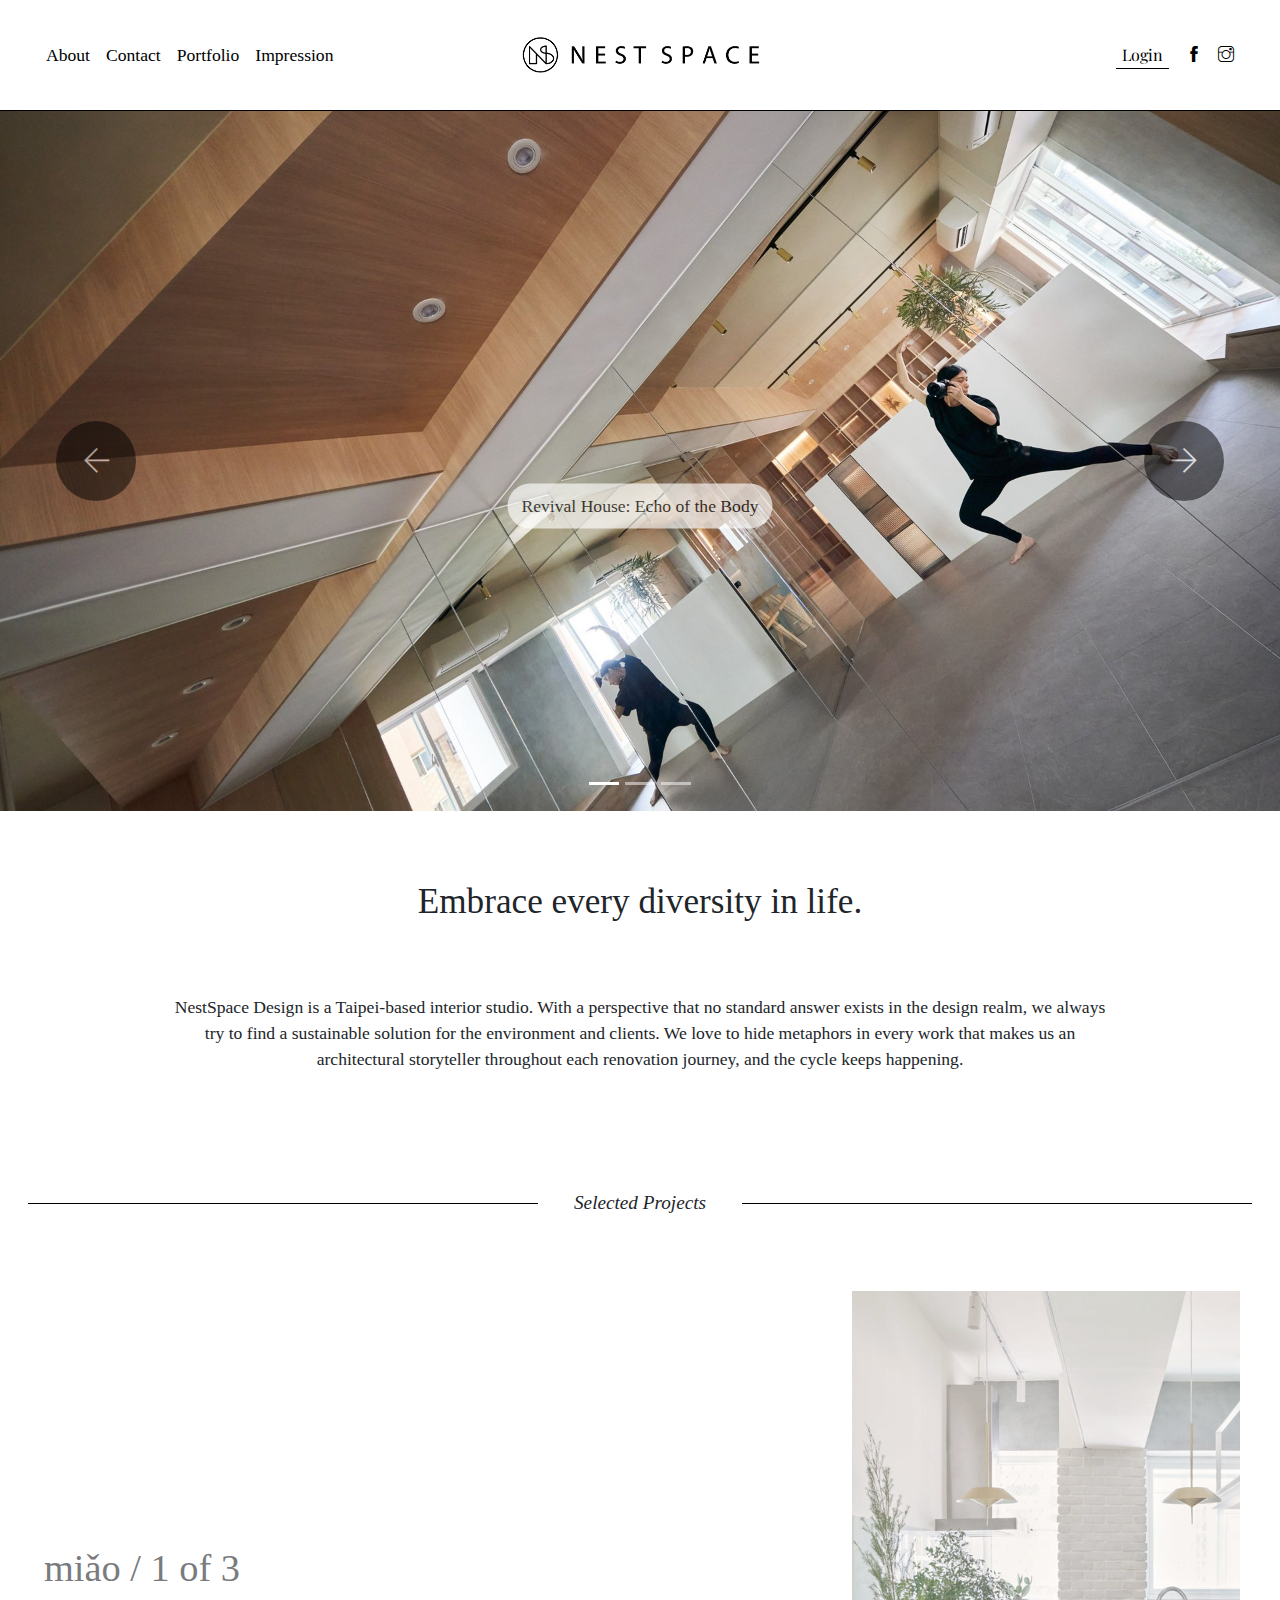
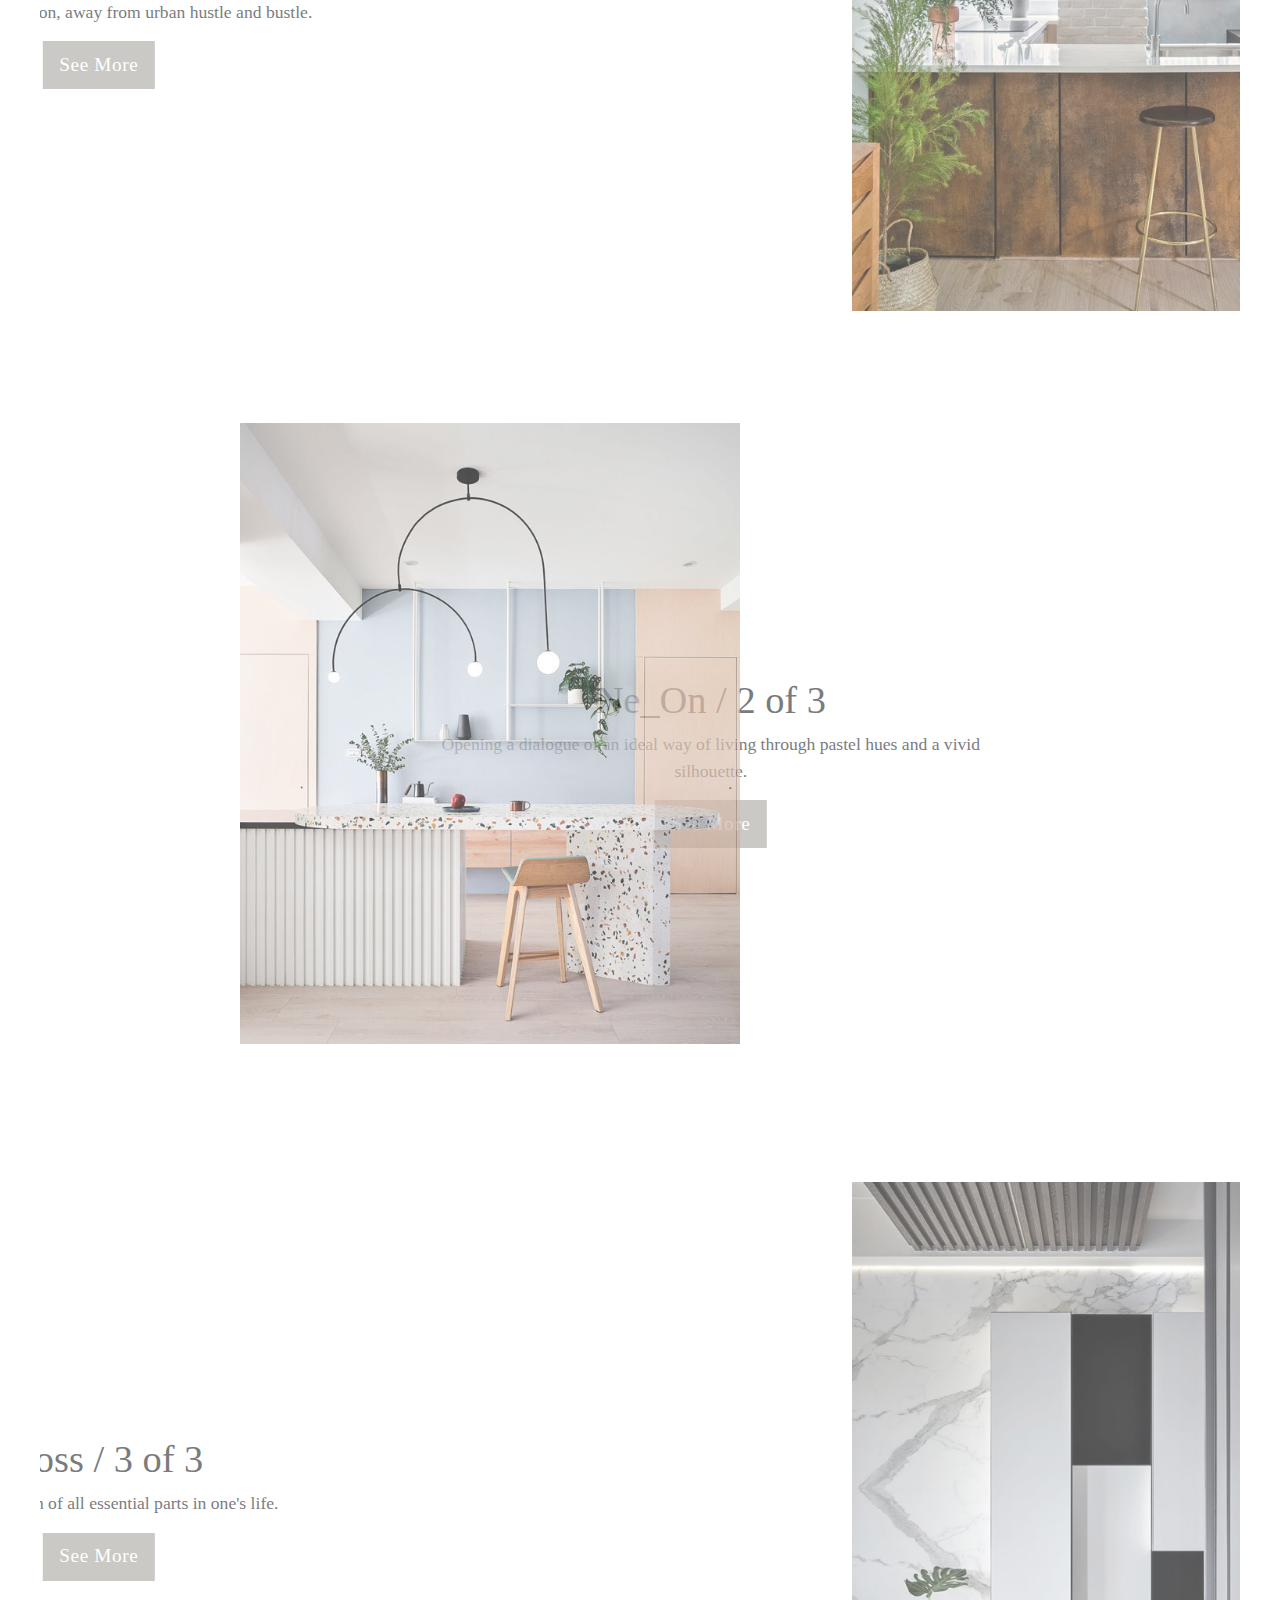
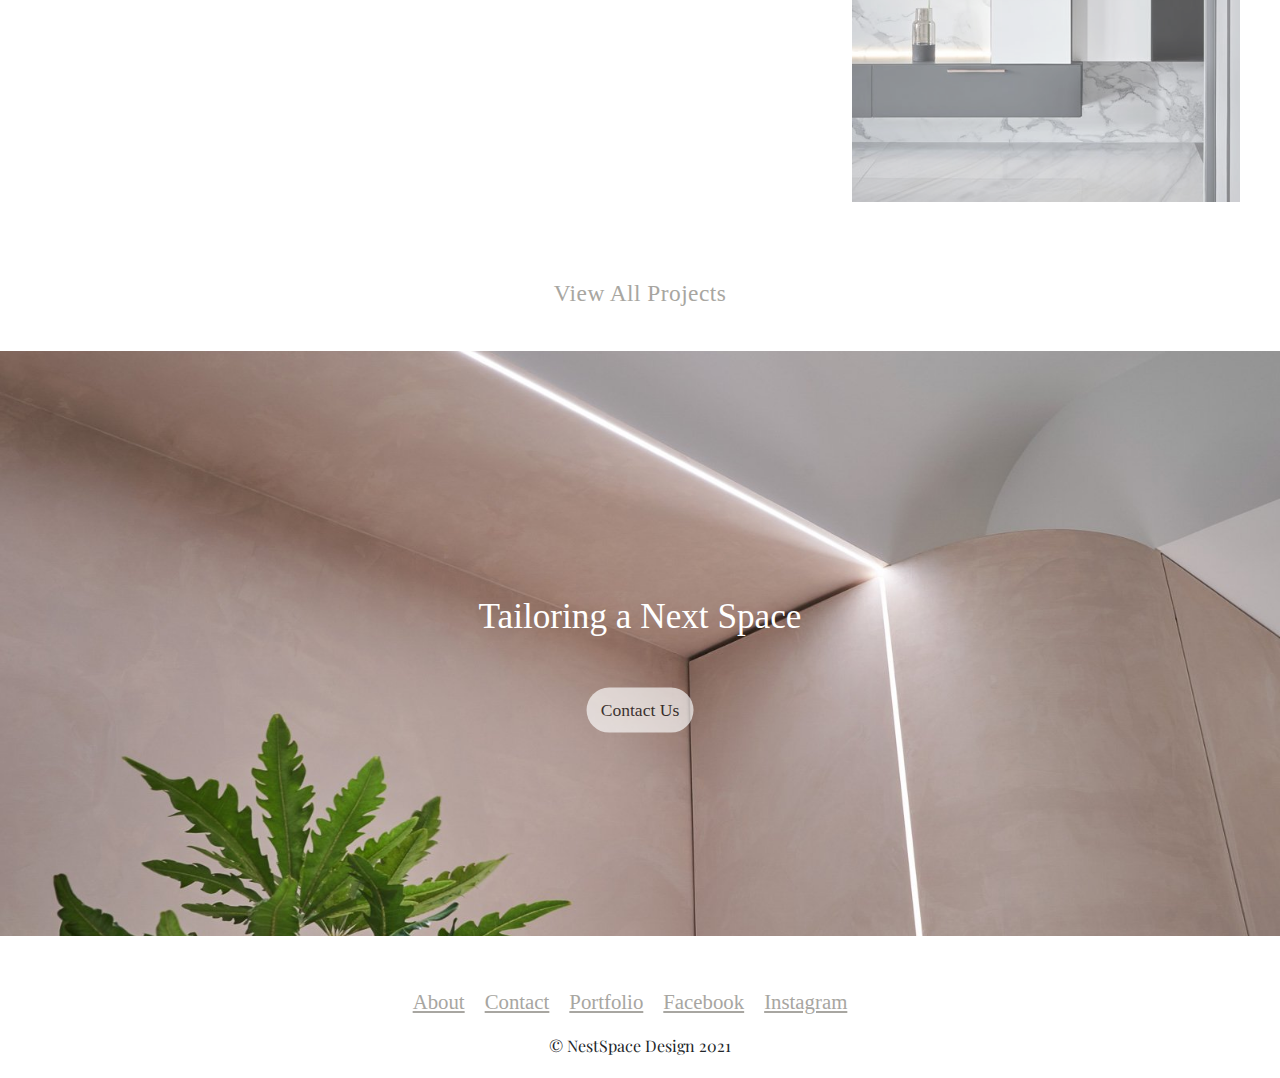
<file: index.html>
<!DOCTYPE html>
<html lang="en">
<head>
    <meta charset="UTF-8">
    <meta http-equiv="X-UA-Compatible" content="IE=edge">
    <meta name="viewport" content="width=device-width, initial-scale=1.0">
    <title>Document</title>
    <link rel="stylesheet" href="./Assest/css/grid.css">
    <link rel="stylesheet" href="./Assest/css/style.css">
    
    <link rel="stylesheet" href="./Assest/font/themify-icons/themify-icons.css">
    <link href="https://fonts.googleapis.com/css2?family=Ibarra+Real+Nova:wght@400;600&display=swap" rel="stylesheet">
    <!-- CSS only -->
    <link rel="stylesheet" href="https://cdn.jsdelivr.net/npm/bootstrap@4.0.0/dist/css/bootstrap.min.css" integrity="sha384-Gn5384xqQ1aoWXA+058RXPxPg6fy4IWvTNh0E263XmFcJlSAwiGgFAW/dAiS6JXm" crossorigin="anonymous">
    <!-- JavaScript Bundle with Popper -->
    <link rel="stylesheet" href="./Assest/css/grid.css">
    <link rel="stylesheet" href="./Assest/css/base.css">
    <link rel="stylesheet" href="./Assest/css/responsive.css">
</head>
<body>
    <div class="header">
        <div class="header-backgr">
            <div class="header-nav">
                <div class="header-nav_list">
                    <a href="" class="header-nav_list_item">
                        About
                    </a>
                </div>
                <div class="header-nav_list">
                    <a href="" class="header-nav_list_item">
                        Contact
                    </a>
                </div>
                <div class="header-nav_list">
                    <a href="" class="header-nav_list_item">
                        Portfolio
                    </a>
                </div>
                <div class="header-nav_list">
                    <a href="" class="header-nav_list_item">
                        Impression
                    </a>
                </div>
            </div>
            <!-- mobile -->
            <div class="header_mobile">
                <div class="header_mobile-logo">
                    <a href="#">
                        <img src="./Assest/img/nestspace+logo+bk.png" alt="">
                    </a>
                </div>
                <div class="menu-mobile">
                    <div class="header-nav_mobile">
                        <a href="" class="header-nav_mobile_item">
                            About
                        </a>
                    </div>
                    <div class="header-nav_mobile">
                        <a href="" class="header-nav_mobile_item">
                            Contact
                        </a>
                    </div>
                    <div class="header-nav_mobile">
                        <a href="" class="header-nav_mobile_item">
                            Portfolio
                        </a>
                    </div>
                    <div class="header-nav_mobile">
                        <a href="" class="header-nav_mobile_item">
                            Impression
                        </a>
                    </div>
                </div>
                <div class="mobile-actions">
                    <div class="mobile-actions-action">
                        <a href="">
                            <i class="ti-facebook"></i>
                        </a>
                        <a href="">
                            <i class="ti-instagram"></i>
                        </a>
                    </div>
                </div>
            </div>
            <div id="menu">
                <span></span>
                <span></span>
                <span></span>
            </div>
            <!-- end mobile -->
            <div class="header-logo">
                <a href="#">
                    <img src="./Assest/img/nestspace+logo+bk.png" alt="" class="logo">
                </a>
            </div>
        </div>
        <div class="header-login">
            <button class="login-btn" onclick="document.getElementById('id01').style.display='block'">
                Login
            </button>
            <button class="logout-btn">
                Logout
            </button>
        </div>
        <div class="header-actions">
            <div class="header-actions-action">
                <a href="">
                    <i class="ti-facebook"></i>
                </a>
                <a href="">
                    <i class="ti-instagram"></i>
                </a>
            </div>
        </div>
    </div>

    <!-- Login Form -->
    <div id="id01" class="modal">
  
        <form class="modal-content animate" action="" method="post">
          <div class="imgcontainer">
            <span onclick="document.getElementById('id01').style.display='none'" class="close" title="Close Modal">&times;</span>
          </div>
      
          <div class="container">
            <label for="email"><b>Email</b></label>
                <input type="email" id="email" name="email"placeholder="Enter email"  required>
      
            <label for="psw"><b>Password</b></label>
                <input type="password" id="password" name="password" placeholder="Enter password" required>
              
            <button id="submit_login" type="button">Login</button>
            <label>
              <input type="checkbox" checked="checked" name="remember"> Remember me
            </label>

            <div class="container-register">
                <a href="./Register/register.html" target="_blank">Register</a>
            </div>
          </div>
      
          <div class="container" style="background-color:#f1f1f1">
            <button type="button" onclick="document.getElementById('id01').style.display='none'" class="cancelbtn">Cancel</button>
            <span class="psw">Forgot <a href="#">password?</a></span>
          </div>
        </form>
      </div>

      <!-- Show Welcome -->
      <div id="wellcome">
        <!-- Chào mừng.... -->
      </div>

    <!-- Content - Sliders -->
    <div class="content" >
        <div id="carouselExampleIndicators" class="carousel slide" data-ride="carousel">
            <ol class="carousel-indicators">
              <li data-target="#carouselExampleIndicators" data-slide-to="0" class="active"></li>
              <li data-target="#carouselExampleIndicators" data-slide-to="1"></li>
              <li data-target="#carouselExampleIndicators" data-slide-to="2"></li>
            </ol>
            <div class="carousel-inner" >
              <div class="carousel-item active" style="width: 100%; height:700px">
                <div class="btn-content">
                    <a class="btn-item" href="">
                        Revival House: Echo of the Body
                    </a>
                </div>
                <img class="d-block w-100" src="./Assest/img/NestSpaceDesign-RevivalHouse-cover-3.jpg" alt="First slide" style= "display:block; width:100%; height: 100%; object-fit: cover; object-position: 50% 63.948%;"/>
              </div>
              <div class="carousel-item" style="width: 100%; height:700px">
                <div class="btn-content">
                    <a class="btn-item" href="">
                        Free From | More
                    </a>
                </div>
                <img class="d-block w-100" src="./Assest/img/NestSpaceDesign-banner-0712-1.jpg" alt="Second slide"  style= "display:block; width:100%; height: 100%; object-fit: cover; object-position: 50% 63.948%;">
              </div>
              <div class="carousel-item" style="width: 100%; height:700px">
                <div class="btn-content">
                    <a class="btn-item" href="">
                        Cache' | More
                    </a>
                </div>
                <img class="d-block w-100" src="./Assest/img/NestSpaceDesign_cover.jpg" alt="Third slide" style= "display:block; width:100%; height: 100%; object-fit: cover; object-position: 50% 63.948%;">
              </div>
              <div class="carousel-item" style="width: 100%; height:700px">
                <div class="btn-content">
                    <a class="btn-item" href="">
                        Jardi'n del Sol
                    </a>
                </div>
                <img class="d-block w-100" src="./Assest/img/NestSpaceDesign-banner-1030-9.jpg" alt="Third slide" style= "display:block; width:100%; height: 100%; object-fit: cover; object-position: 50% 63.948%;">
              </div>
              <div class="carousel-item" style="width: 100%; height:700px">
                <div class="btn-content">
                    <a class="btn-item" href="">
                        Panorama | More
                    </a>
                </div>
                <img class="d-block w-100" src="./Assest/img/NestSpaceDesign-banner-1030-11.jpg" alt="Third slide" style= "display:block; width:100%; height: 100%; object-fit: cover; object-position: 50% 63.948%;">
              </div>
            </div>
            <a class="carousel-control-prev btn-prev" href="#carouselExampleIndicators" role="button" data-slide="prev">
              <span><i class="ti-arrow-left"></i></span>
              <!-- <span class="carousel-control-prev-icon" aria-hidden="true"></span> -->
              <span class="sr-only">Previous</span>
            </a>
            <a class="carousel-control-next btn-next" href="#carouselExampleIndicators" role="button" data-slide="next">
              <!-- <span class="carousel-control-next-icon" aria-hidden="true"></span> -->
              <span><i class="ti-arrow-right"></i></span>
              <span class="sr-only">Next</span>
            </a>
          </div>
    </div>

    <!-- Content - Wrapper -->

    <div class="content-wrapper">
        <div class="grid wide">
            <div class="row">
                <div class="col l-12">
                    <div class="wrapper">
                        <h2 class="wrapper-title">Embrace every diversity in life.</h2>
                        <p class="wrapper-text">
                            NestSpace Design is a Taipei-based interior studio.
                            With a perspective that no standard answer exists in the design realm,
                            we always try to find a sustainable solution for the environment and clients.
                            We love to hide metaphors in every work that makes us an architectural storyteller throughout each renovation journey, and the cycle keeps happening.
                        </p>
                    </div>
                </div>
            </div>
        </div>
    </div>

    <!-- Selected Projects -->
    <div class="selected_projects">
        <div class="grid wide">
            <div class="row">
                <div class="col l-12">
                    <div class="selected-head">
                        <div class="row">
                            
                                <span class="border-head col l-5 c-12 m-12"></span>
                                <span class="col l-2">
                                    <h2 class="selected-head_title">
                                        Selected Projects
                                    </h2>
                                </span>
                                <span class="border-head col l-5 c-12 m-12"></span>
                            
                        </div>
                        
                    </div>
                    <div class="selected-product">
                        <div class="row">
                                <div class="col l-6 c-12 m-12">
                                    <div class="selected-product_info reveal form-left">
                                        <h2 class="selected-product_title">
                                            miǎo miǎo / 1 of 3
                                        </h2>
                                        <p class="selected-product_text">
                                            Beyond space limitation, away from urban hustle and bustle.
                                        </p>
                                        <div class="btn-product">
                                            <a href="" class="btn-see-more">
                                                See More
                                            </a>
                                        </div>
                                    </div>
                                    
                                </div>
    
                                <div class="col l-6 c-12 m-12">
                                    <div class="product-img reveal form-right">
                                        <img src="./Assest/img/Nestspace-homeimg-02.jpg" alt="" class="img-item" width="570px" height="700px">
                                    </div>
                                </div>
                        </div>
                    </div>
                    <div class="selected-product ">
                        <div class="row flex-rev">
                            <div class="col l-6 c-12 m-12">
                                <div class="selected-product_info reveal form-left">
                                    <h2 class="selected-product_title">
                                        Ne_On / 2 of 3
                                    </h2>
                                    <p class="selected-product_text">
                                        Opening a dialogue of an ideal way of living through pastel hues and a vivid silhouette.
                                    </p>
                                    <div class="btn-product">
                                        <a href="" class="btn-see-more">
                                            See More
                                        </a>
                                    </div>
                                </div>
                            </div>
                            <div class="col l-6 c-12 m-12">
                                <div class="product-img reveal form-right">
                                    <img src="./Assest/img/Nestspace-homeimg-03.jpg" alt="" class="img-item" width="570px" height="700px">
                                </div>
                            </div>
                        </div>
                    </div>
                    <div class="selected-product">
                        <div class="row">
                            <div class="col l-6 c-12 m-12">
                                <div class="selected-product_info reveal form-left">
                                    <h2 class="selected-product_title">
                                        Xross / 3 of 3
                                    </h2>
                                    <p class="selected-product_text">
                                        A reinterpretation of all essential parts in one's life.
                                    </p>
                                    <div class="btn-product">
                                        <a href="" class="btn-see-more">
                                            See More
                                        </a>
                                    </div>
                                </div>
                                
                            </div>

                            <div class="col l-6 c-12 m-12">
                                <div class="product-img reveal form-right">
                                    <img src="./Assest/img/Nestspace-homeimg-04.jpg" alt="" class="img-item" width="570px" height="700px">
                                </div>
                            </div>
                        </div>
                    </div>
                </div>
                
            </div>
            <div class="row">
                <div class="col l-12">
                    <div class="view_all_project">
                        <a href="">View All Projects</a>
                    </div>
                </div>
            </div>
        </div>
    </div>

    <!-- Contact Us -->

    <div class="contact_us">
        <div class="contact-backgr" style="background-image: url(./Assest/img/cover-09.jpg);"></div>
        <div class="contact-content">
            <h2 class="contact-title">
                Tailoring a Next Space
            </h2>
            <div>
                <a class="btn-item" href="">
                    Contact Us
                </a>
            </div>
        </div>
    </div>

    <!-- Footer -->
    <div class="footer">
        <div class="grid wide">
            <div class="row">
                <div class="col l-12">
                    <div class="footer-content">
                        <ul class="footer-content_list">
                            <li class="footer-content_item">
                                <a href="">About</a>
                            </li>
                            <li class="footer-content_item">
                                <a href="">Contact</a>
                            </li>
                            <li class="footer-content_item">
                                <a href="">Portfolio</a>
                            </li>
                            <li class="footer-content_item">
                                <a href="">Facebook</a>
                            </li>
                            <li class="footer-content_item">
                                <a href="">Instagram</a>
                            </li>
                        </ul>
                        <div class="copy-by">
                            © NestSpace Design 2021
                        </div>
                    </div>
                </div>
            </div>
        </div>
    </div>

</body>
</html>
    <script>
        
        
    </script>
  <script src="./main.js"></script>
  <script src="https://code.jquery.com/jquery-3.2.1.slim.min.js" integrity="sha384-KJ3o2DKtIkvYIK3UENzmM7KCkRr/rE9/Qpg6aAZGJwFDMVNA/GpGFF93hXpG5KkN" crossorigin="anonymous"></script>
  <script src="https://cdn.jsdelivr.net/npm/popper.js@1.12.9/dist/umd/popper.min.js" integrity="sha384-ApNbgh9B+Y1QKtv3Rn7W3mgPxhU9K/ScQsAP7hUibX39j7fakFPskvXusvfa0b4Q" crossorigin="anonymous"></script>
  <script src="https://cdn.jsdelivr.net/npm/bootstrap@4.0.0/dist/js/bootstrap.min.js" integrity="sha384-JZR6Spejh4U02d8jOt6vLEHfe/JQGiRRSQQxSfFWpi1MquVdAyjUar5+76PVCmYl" crossorigin="anonymous"></script>
</file>
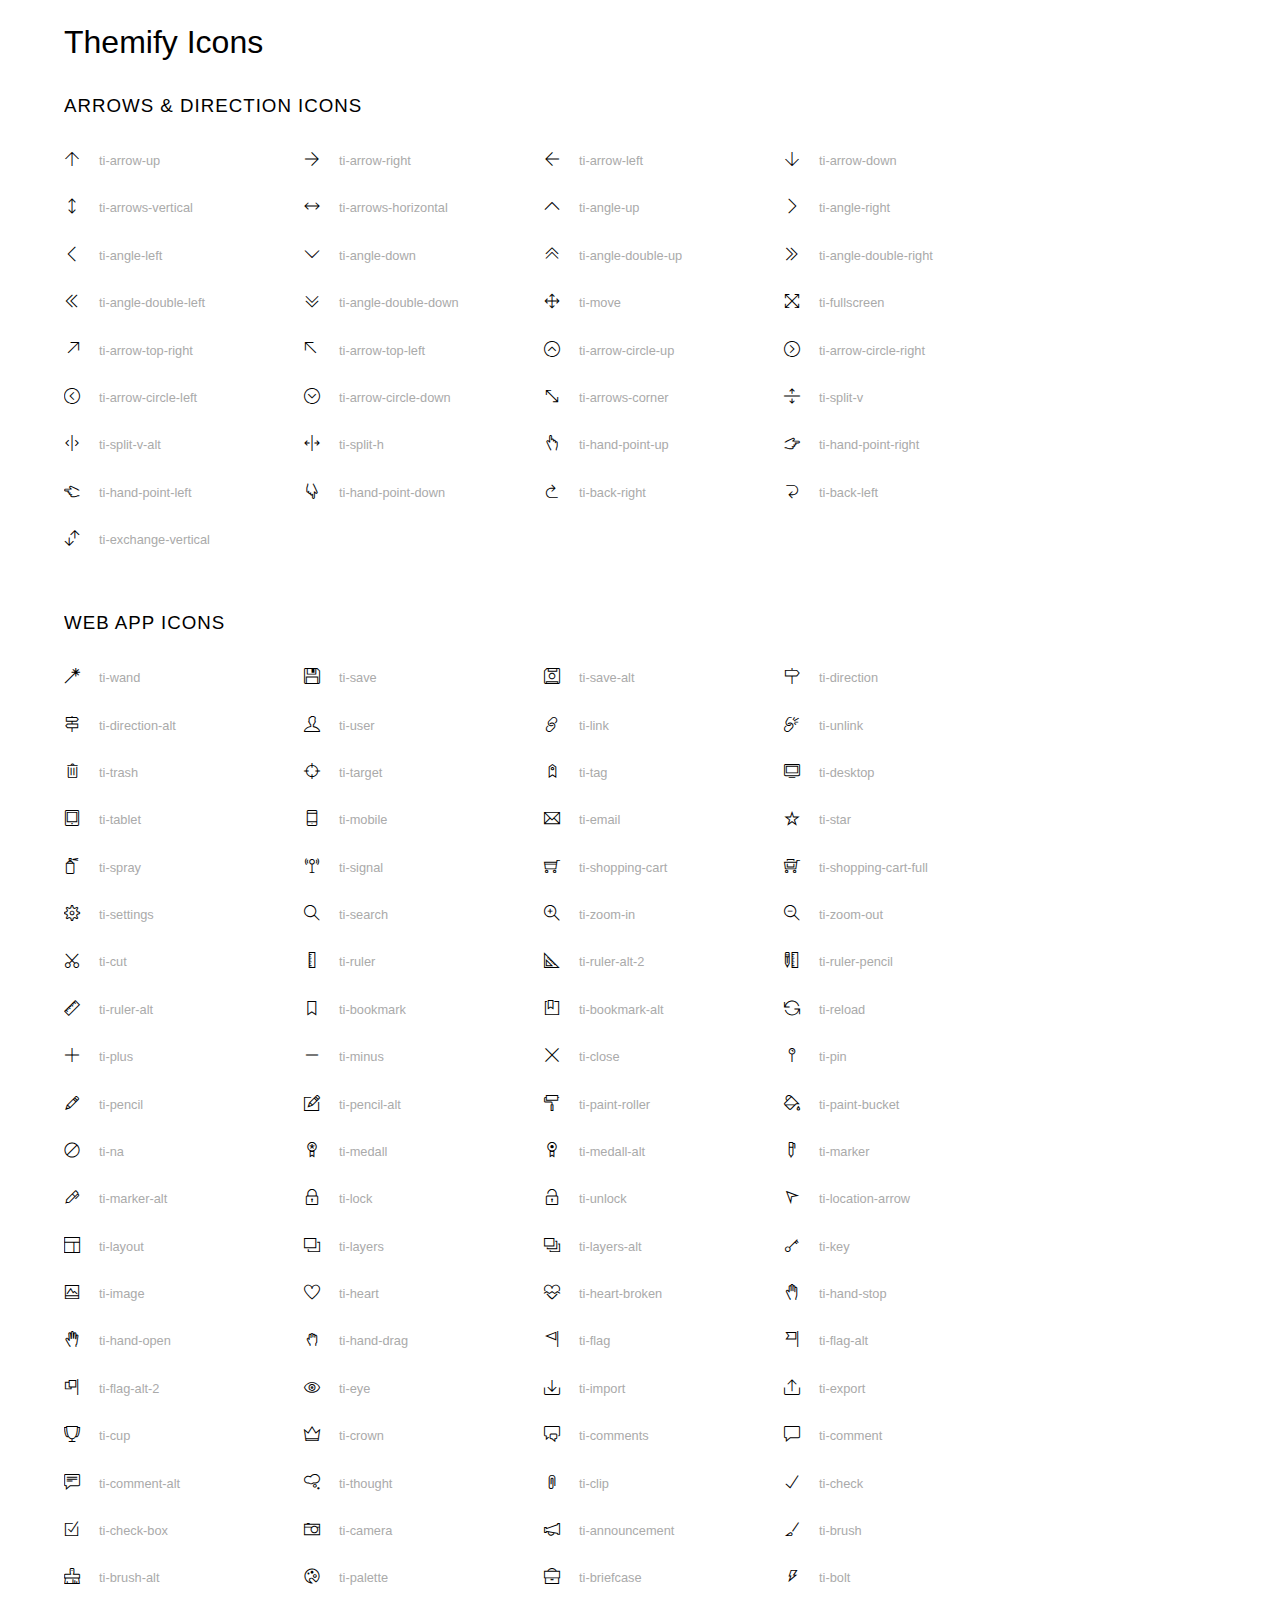
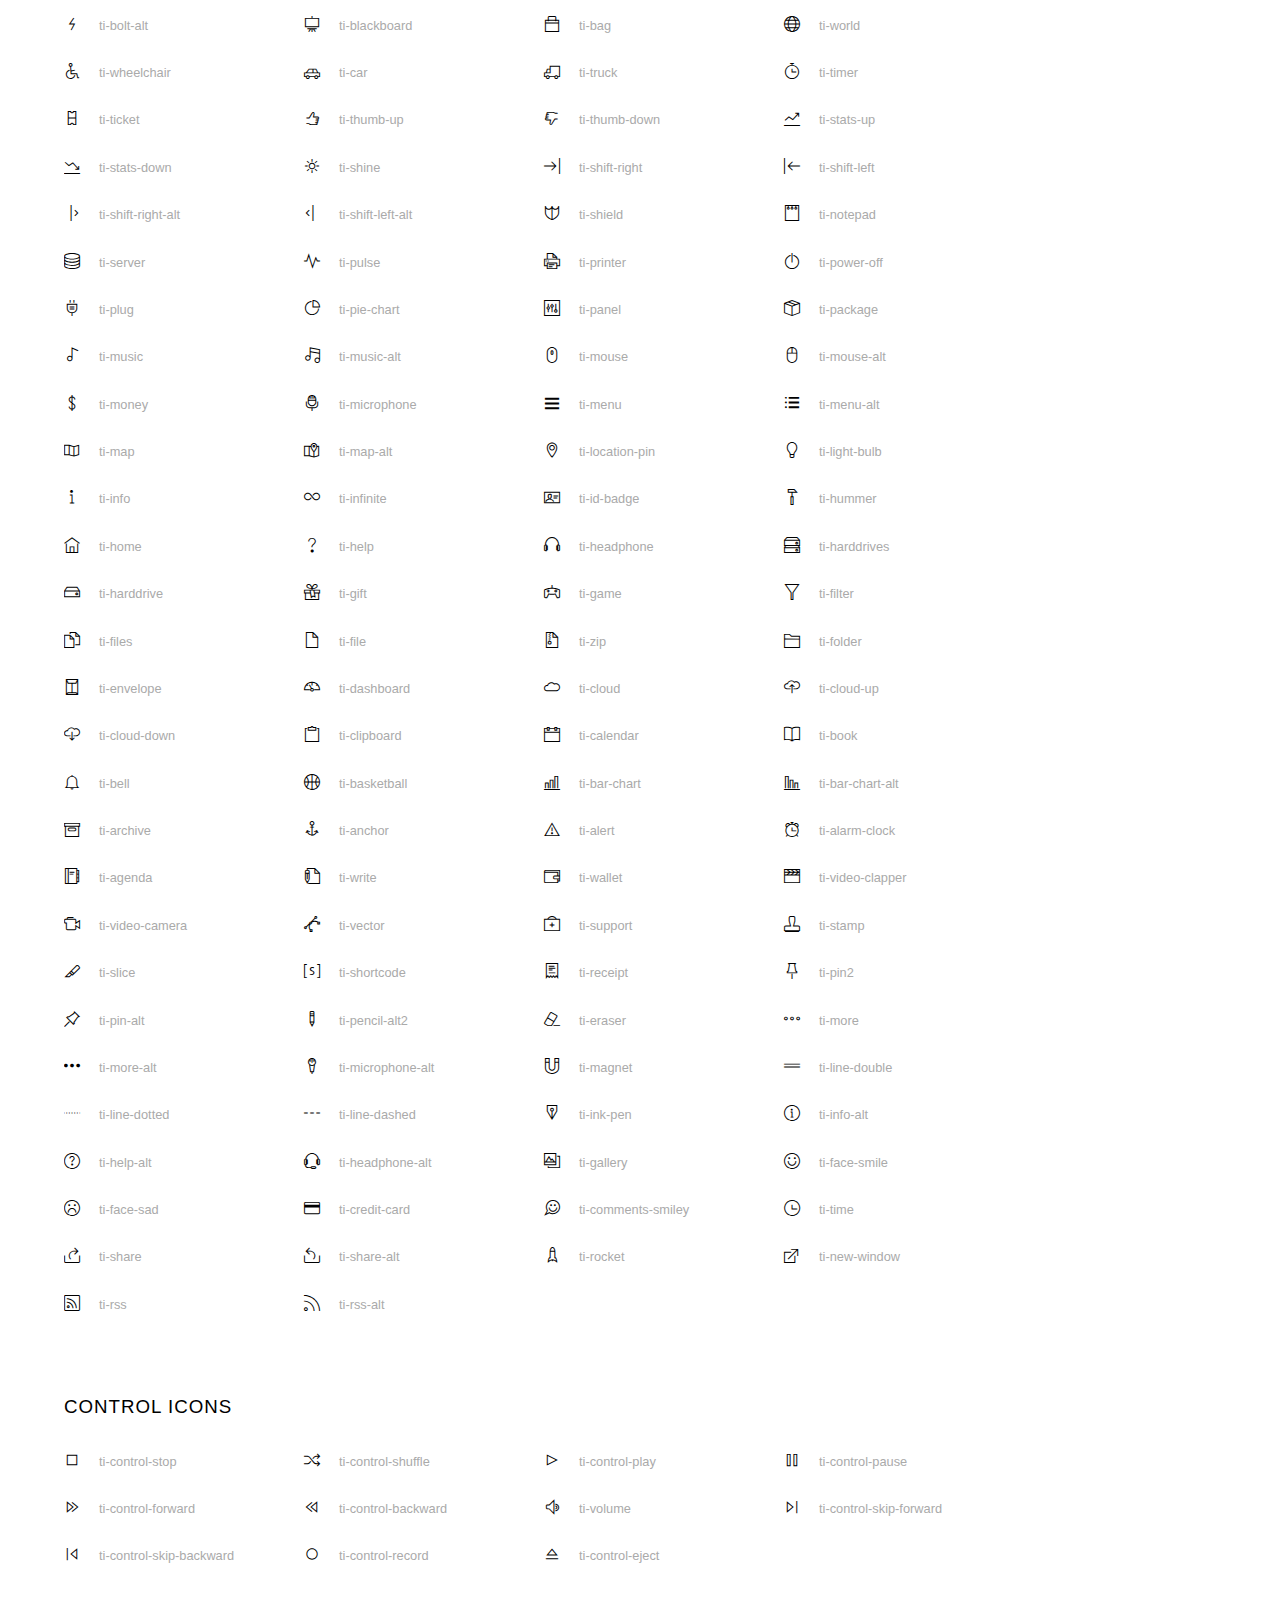
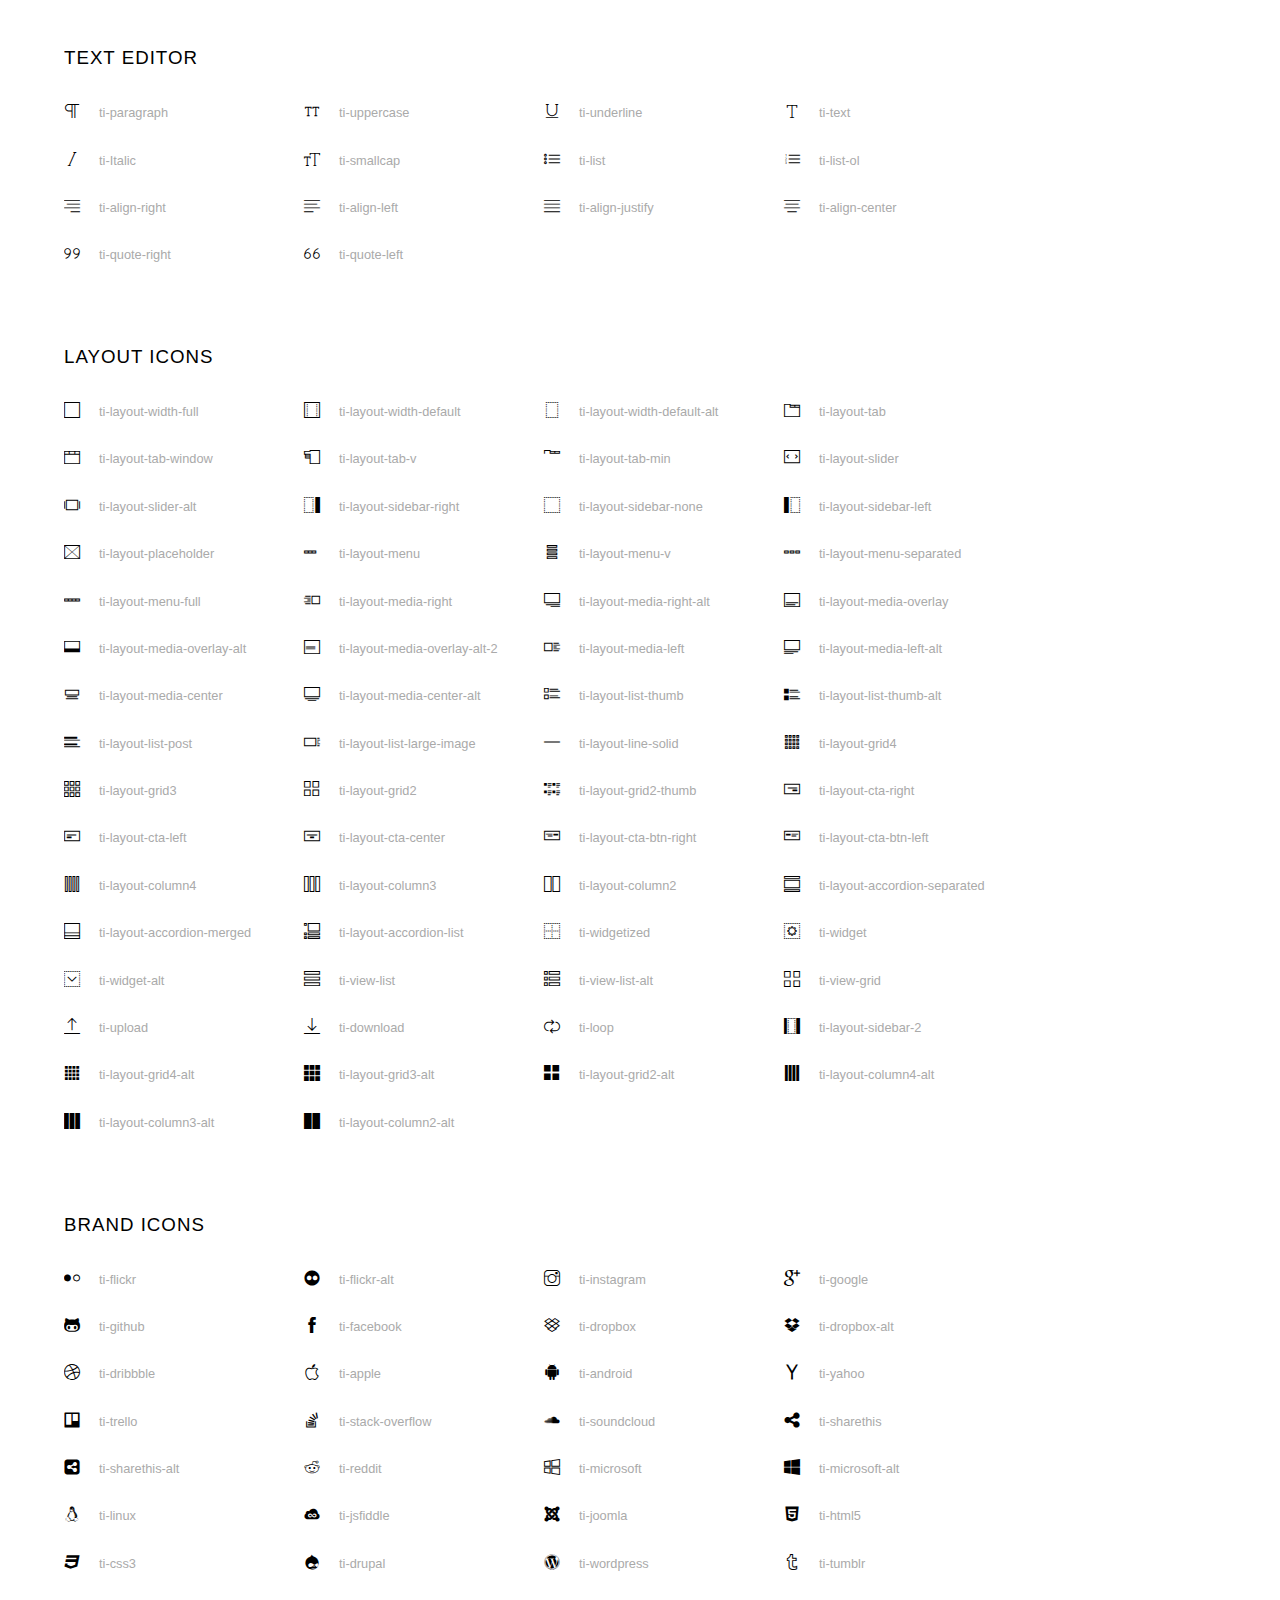
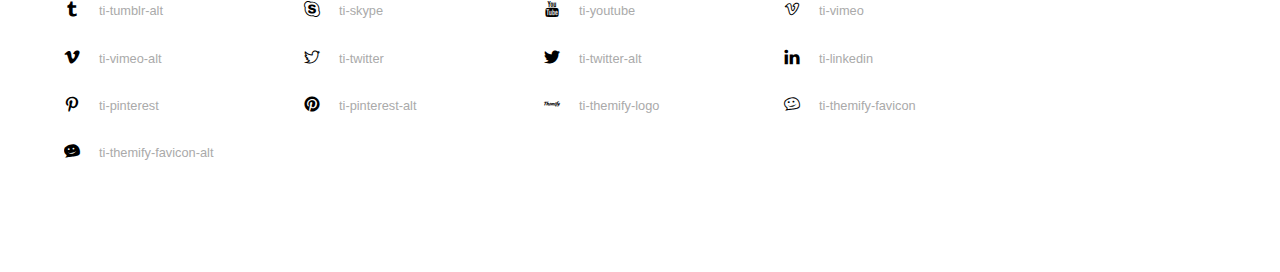
<file: Assest/font/themify-icons/index.html>
<!doctype html>
<html>
<head>
	<meta charset="utf-8">
	<title>Themify Icon Font</title>
	<meta name="viewport" content="width=device-width">
	<link rel="stylesheet" href="demo-files/demo.css">
	<link rel="stylesheet" href="themify-icons.css">
	<!--[if lt IE 8]><!-->
	<link rel="stylesheet" href="ie7/ie7.css">
	<!--<![endif]-->
</head>
<body>
	<h1>Themify Icons</h1>

	<div class="icon-section">

		<div class="icon-section">
			<h3>Arrows &amp; Direction Icons </h3>

			<div class="icon-container">
				<span class="ti-arrow-up"></span><span class="icon-name"> ti-arrow-up</span>
			</div>
			<div class="icon-container">
				<span class="ti-arrow-right"></span><span class="icon-name"> ti-arrow-right</span>
			</div>
			<div class="icon-container">
				<span class="ti-arrow-left"></span><span class="icon-name"> ti-arrow-left</span>
			</div>
			<div class="icon-container">
				<span class="ti-arrow-down"></span><span class="icon-name"> ti-arrow-down</span>
			</div>
			<div class="icon-container">
				<span class="ti-arrows-vertical"></span><span class="icon-name"> ti-arrows-vertical</span>
			</div>
			<div class="icon-container">
				<span class="ti-arrows-horizontal"></span><span class="icon-name"> ti-arrows-horizontal</span>
			</div>
			<div class="icon-container">
				<span class="ti-angle-up"></span><span class="icon-name"> ti-angle-up</span>
			</div>
			<div class="icon-container">
				<span class="ti-angle-right"></span><span class="icon-name"> ti-angle-right</span>
			</div>
			<div class="icon-container">
				<span class="ti-angle-left"></span><span class="icon-name"> ti-angle-left</span>
			</div>
			<div class="icon-container">
				<span class="ti-angle-down"></span><span class="icon-name"> ti-angle-down</span>
			</div>	
			<div class="icon-container">
				<span class="ti-angle-double-up"></span><span class="icon-name"> ti-angle-double-up</span>
			</div>
			<div class="icon-container">
				<span class="ti-angle-double-right"></span><span class="icon-name"> ti-angle-double-right</span>
			</div>
			<div class="icon-container">
				<span class="ti-angle-double-left"></span><span class="icon-name"> ti-angle-double-left</span>
			</div>
			<div class="icon-container">
				<span class="ti-angle-double-down"></span><span class="icon-name"> ti-angle-double-down</span>
			</div>					
			<div class="icon-container">
				<span class="ti-move"></span><span class="icon-name"> ti-move</span>
			</div>
			<div class="icon-container">
				<span class="ti-fullscreen"></span><span class="icon-name"> ti-fullscreen</span>
			</div>
			<div class="icon-container">
				<span class="ti-arrow-top-right"></span><span class="icon-name"> ti-arrow-top-right</span>
			</div>
			<div class="icon-container">
				<span class="ti-arrow-top-left"></span><span class="icon-name"> ti-arrow-top-left</span>
			</div>
			<div class="icon-container">
				<span class="ti-arrow-circle-up"></span><span class="icon-name"> ti-arrow-circle-up</span>
			</div>
			<div class="icon-container">
				<span class="ti-arrow-circle-right"></span><span class="icon-name"> ti-arrow-circle-right</span>
			</div>
			<div class="icon-container">
				<span class="ti-arrow-circle-left"></span><span class="icon-name"> ti-arrow-circle-left</span>
			</div>
			<div class="icon-container">
				<span class="ti-arrow-circle-down"></span><span class="icon-name"> ti-arrow-circle-down</span>
			</div>
			<div class="icon-container">
				<span class="ti-arrows-corner"></span><span class="icon-name"> ti-arrows-corner</span>
			</div>
			<div class="icon-container">
				<span class="ti-split-v"></span><span class="icon-name"> ti-split-v</span>
			</div>

			<div class="icon-container">
				<span class="ti-split-v-alt"></span><span class="icon-name"> ti-split-v-alt</span>
			</div>
			<div class="icon-container">
				<span class="ti-split-h"></span><span class="icon-name"> ti-split-h</span>
			</div>
			<div class="icon-container">
				<span class="ti-hand-point-up"></span><span class="icon-name"> ti-hand-point-up</span>
			</div>
			<div class="icon-container">
				<span class="ti-hand-point-right"></span><span class="icon-name"> ti-hand-point-right</span>
			</div>
			<div class="icon-container">
				<span class="ti-hand-point-left"></span><span class="icon-name"> ti-hand-point-left</span>
			</div>
			<div class="icon-container">
				<span class="ti-hand-point-down"></span><span class="icon-name"> ti-hand-point-down</span>
			</div>
			<div class="icon-container">
				<span class="ti-back-right"></span><span class="icon-name"> ti-back-right</span>
			</div>
			<div class="icon-container">
				<span class="ti-back-left"></span><span class="icon-name"> ti-back-left</span>
			</div>
			<div class="icon-container">
				<span class="ti-exchange-vertical"></span><span class="icon-name"> ti-exchange-vertical</span>
			</div>

		</div> <!-- Arrows Icons -->



		<h3>Web App Icons</h3>
		
		<div class="icon-section">

			<div class="icon-container">
				<span class="ti-wand"></span><span class="icon-name"> ti-wand</span>
			</div>
			<div class="icon-container">
				<span class="ti-save"></span><span class="icon-name"> ti-save</span>
			</div>
			<div class="icon-container">
				<span class="ti-save-alt"></span><span class="icon-name"> ti-save-alt</span>
			</div>

			<div class="icon-container">
				<span class="ti-direction"></span><span class="icon-name"> ti-direction</span>
			</div>
			<div class="icon-container">
				<span class="ti-direction-alt"></span><span class="icon-name"> ti-direction-alt</span>
			</div>
			<div class="icon-container">
				<span class="ti-user"></span><span class="icon-name"> ti-user</span>
			</div>
			<div class="icon-container">
				<span class="ti-link"></span><span class="icon-name"> ti-link</span>
			</div>
			<div class="icon-container">
				<span class="ti-unlink"></span><span class="icon-name"> ti-unlink</span>
			</div>
			<div class="icon-container">
				<span class="ti-trash"></span><span class="icon-name"> ti-trash</span>
			</div>
			<div class="icon-container">
				<span class="ti-target"></span><span class="icon-name"> ti-target</span>
			</div>
			<div class="icon-container">
				<span class="ti-tag"></span><span class="icon-name"> ti-tag</span>
			</div>
			<div class="icon-container">
				<span class="ti-desktop"></span><span class="icon-name"> ti-desktop</span>
			</div>
			<div class="icon-container">
				<span class="ti-tablet"></span><span class="icon-name"> ti-tablet</span>
			</div>
			<div class="icon-container">
				<span class="ti-mobile"></span><span class="icon-name"> ti-mobile</span>
			</div>
			<div class="icon-container">
				<span class="ti-email"></span><span class="icon-name"> ti-email</span>
			</div>	
			<div class="icon-container">
				<span class="ti-star"></span><span class="icon-name"> ti-star</span>
			</div>
			<div class="icon-container">
				<span class="ti-spray"></span><span class="icon-name"> ti-spray</span>
			</div>
			<div class="icon-container">
				<span class="ti-signal"></span><span class="icon-name"> ti-signal</span>
			</div>
			<div class="icon-container">
				<span class="ti-shopping-cart"></span><span class="icon-name"> ti-shopping-cart</span>
			</div>
			<div class="icon-container">
				<span class="ti-shopping-cart-full"></span><span class="icon-name"> ti-shopping-cart-full</span>
			</div>
			<div class="icon-container">
				<span class="ti-settings"></span><span class="icon-name"> ti-settings</span>
			</div>
			<div class="icon-container">
				<span class="ti-search"></span><span class="icon-name"> ti-search</span>
			</div>
			<div class="icon-container">
				<span class="ti-zoom-in"></span><span class="icon-name"> ti-zoom-in</span>
			</div>
			<div class="icon-container">
				<span class="ti-zoom-out"></span><span class="icon-name"> ti-zoom-out</span>
			</div>
			<div class="icon-container">
				<span class="ti-cut"></span><span class="icon-name"> ti-cut</span>
			</div>
			<div class="icon-container">
				<span class="ti-ruler"></span><span class="icon-name"> ti-ruler</span>
			</div>
			<div class="icon-container">
				<span class="ti-ruler-alt-2"></span><span class="icon-name"> ti-ruler-alt-2</span>
			</div>			
			<div class="icon-container">
				<span class="ti-ruler-pencil"></span><span class="icon-name"> ti-ruler-pencil</span>
			</div>
			<div class="icon-container">
				<span class="ti-ruler-alt"></span><span class="icon-name"> ti-ruler-alt</span>
			</div>
			<div class="icon-container">
				<span class="ti-bookmark"></span><span class="icon-name"> ti-bookmark</span>
			</div>
			<div class="icon-container">
				<span class="ti-bookmark-alt"></span><span class="icon-name"> ti-bookmark-alt</span>
			</div>
			<div class="icon-container">
				<span class="ti-reload"></span><span class="icon-name"> ti-reload</span>
			</div>
			<div class="icon-container">
				<span class="ti-plus"></span><span class="icon-name"> ti-plus</span>
			</div>
			<div class="icon-container">
				<span class="ti-minus"></span><span class="icon-name"> ti-minus</span>
			</div>
			<div class="icon-container">
				<span class="ti-close"></span><span class="icon-name"> ti-close</span>
			</div>			
			<div class="icon-container">
				<span class="ti-pin"></span><span class="icon-name"> ti-pin</span>
			</div>
			<div class="icon-container">
				<span class="ti-pencil"></span><span class="icon-name"> ti-pencil</span>
			</div>
					
		  	<div class="icon-container">
				<span class="ti-pencil-alt"></span><span class="icon-name"> ti-pencil-alt</span>
			</div>
			<div class="icon-container">
				<span class="ti-paint-roller"></span><span class="icon-name"> ti-paint-roller</span>
			</div>
			<div class="icon-container">
				<span class="ti-paint-bucket"></span><span class="icon-name"> ti-paint-bucket</span>
			</div>
			<div class="icon-container">
				<span class="ti-na"></span><span class="icon-name"> ti-na</span>
			</div>
			<div class="icon-container">
				<span class="ti-medall"></span><span class="icon-name"> ti-medall</span>
			</div>
			<div class="icon-container">
				<span class="ti-medall-alt"></span><span class="icon-name"> ti-medall-alt</span>
			</div>
			<div class="icon-container">
				<span class="ti-marker"></span><span class="icon-name"> ti-marker</span>
			</div>
			<div class="icon-container">
				<span class="ti-marker-alt"></span><span class="icon-name"> ti-marker-alt</span>
			</div>

			<div class="icon-container">
				<span class="ti-lock"></span><span class="icon-name"> ti-lock</span>
			</div>
			<div class="icon-container">
				<span class="ti-unlock"></span><span class="icon-name"> ti-unlock</span>
			</div>
			<div class="icon-container">
				<span class="ti-location-arrow"></span><span class="icon-name"> ti-location-arrow</span>
			</div>
			<div class="icon-container">
				<span class="ti-layout"></span><span class="icon-name"> ti-layout</span>
			</div>
			<div class="icon-container">
				<span class="ti-layers"></span><span class="icon-name"> ti-layers</span>
			</div>
			<div class="icon-container">
				<span class="ti-layers-alt"></span><span class="icon-name"> ti-layers-alt</span>
			</div>
			<div class="icon-container">
				<span class="ti-key"></span><span class="icon-name"> ti-key</span>
			</div>
			<div class="icon-container">
				<span class="ti-image"></span><span class="icon-name"> ti-image</span>
			</div>
			<div class="icon-container">
				<span class="ti-heart"></span><span class="icon-name"> ti-heart</span>
			</div>
			<div class="icon-container">
				<span class="ti-heart-broken"></span><span class="icon-name"> ti-heart-broken</span>
			</div>
			<div class="icon-container">
				<span class="ti-hand-stop"></span><span class="icon-name"> ti-hand-stop</span>
			</div>
			<div class="icon-container">
				<span class="ti-hand-open"></span><span class="icon-name"> ti-hand-open</span>
			</div>
			<div class="icon-container">
				<span class="ti-hand-drag"></span><span class="icon-name"> ti-hand-drag</span>
			</div>
			<div class="icon-container">
				<span class="ti-flag"></span><span class="icon-name"> ti-flag</span>
			</div>
			<div class="icon-container">
				<span class="ti-flag-alt"></span><span class="icon-name"> ti-flag-alt</span>
			</div>
			<div class="icon-container">
				<span class="ti-flag-alt-2"></span><span class="icon-name"> ti-flag-alt-2</span>
			</div>
			<div class="icon-container">
				<span class="ti-eye"></span><span class="icon-name"> ti-eye</span>
			</div>
			<div class="icon-container">
				<span class="ti-import"></span><span class="icon-name"> ti-import</span>
			</div>			
			<div class="icon-container">
				<span class="ti-export"></span><span class="icon-name"> ti-export</span>
			</div>
			<div class="icon-container">
				<span class="ti-cup"></span><span class="icon-name"> ti-cup</span>
			</div>
			<div class="icon-container">
				<span class="ti-crown"></span><span class="icon-name"> ti-crown</span>
			</div>
			<div class="icon-container">
				<span class="ti-comments"></span><span class="icon-name"> ti-comments</span>
			</div>
			<div class="icon-container">
				<span class="ti-comment"></span><span class="icon-name"> ti-comment</span>
			</div>
			<div class="icon-container">
				<span class="ti-comment-alt"></span><span class="icon-name"> ti-comment-alt</span>
			</div>
			<div class="icon-container">
				<span class="ti-thought"></span><span class="icon-name"> ti-thought</span>
			</div>			
			<div class="icon-container">
				<span class="ti-clip"></span><span class="icon-name"> ti-clip</span>
			</div>

			<div class="icon-container">
				<span class="ti-check"></span><span class="icon-name"> ti-check</span>
			</div>
			<div class="icon-container">
				<span class="ti-check-box"></span><span class="icon-name"> ti-check-box</span>
			</div>
			<div class="icon-container">
				<span class="ti-camera"></span><span class="icon-name"> ti-camera</span>
			</div>
			<div class="icon-container">
				<span class="ti-announcement"></span><span class="icon-name"> ti-announcement</span>
			</div>
			<div class="icon-container">
				<span class="ti-brush"></span><span class="icon-name"> ti-brush</span>
			</div>
			<div class="icon-container">
				<span class="ti-brush-alt"></span><span class="icon-name"> ti-brush-alt</span>
			</div>
			<div class="icon-container">
				<span class="ti-palette"></span><span class="icon-name"> ti-palette</span>
			</div>			
			<div class="icon-container">
				<span class="ti-briefcase"></span><span class="icon-name"> ti-briefcase</span>
			</div>
			<div class="icon-container">
				<span class="ti-bolt"></span><span class="icon-name"> ti-bolt</span>
			</div>
			<div class="icon-container">
				<span class="ti-bolt-alt"></span><span class="icon-name"> ti-bolt-alt</span>
			</div>
			<div class="icon-container">
				<span class="ti-blackboard"></span><span class="icon-name"> ti-blackboard</span>
			</div>
			<div class="icon-container">
				<span class="ti-bag"></span><span class="icon-name"> ti-bag</span>
			</div>
			<div class="icon-container">
				<span class="ti-world"></span><span class="icon-name"> ti-world</span>
			</div>
			<div class="icon-container">
				<span class="ti-wheelchair"></span><span class="icon-name"> ti-wheelchair</span>
			</div>
			<div class="icon-container">
				<span class="ti-car"></span><span class="icon-name"> ti-car</span>
			</div>
			<div class="icon-container">
				<span class="ti-truck"></span><span class="icon-name"> ti-truck</span>
			</div>
			<div class="icon-container">
				<span class="ti-timer"></span><span class="icon-name"> ti-timer</span>
			</div>
			<div class="icon-container">
				<span class="ti-ticket"></span><span class="icon-name"> ti-ticket</span>
			</div>
			<div class="icon-container">
				<span class="ti-thumb-up"></span><span class="icon-name"> ti-thumb-up</span>
			</div>
			<div class="icon-container">
				<span class="ti-thumb-down"></span><span class="icon-name"> ti-thumb-down</span>
			</div>

			<div class="icon-container">
				<span class="ti-stats-up"></span><span class="icon-name"> ti-stats-up</span>
			</div>
			<div class="icon-container">
				<span class="ti-stats-down"></span><span class="icon-name"> ti-stats-down</span>
			</div>
			<div class="icon-container">
				<span class="ti-shine"></span><span class="icon-name"> ti-shine</span>
			</div>
			<div class="icon-container">
				<span class="ti-shift-right"></span><span class="icon-name"> ti-shift-right</span>
			</div>
			<div class="icon-container">
				<span class="ti-shift-left"></span><span class="icon-name"> ti-shift-left</span>
			</div>

			<div class="icon-container">
				<span class="ti-shift-right-alt"></span><span class="icon-name"> ti-shift-right-alt</span>
			</div>
			<div class="icon-container">
				<span class="ti-shift-left-alt"></span><span class="icon-name"> ti-shift-left-alt</span>
			</div>
			<div class="icon-container">
				<span class="ti-shield"></span><span class="icon-name"> ti-shield</span>
			</div>
			<div class="icon-container">
				<span class="ti-notepad"></span><span class="icon-name"> ti-notepad</span>
			</div>
			<div class="icon-container">
				<span class="ti-server"></span><span class="icon-name"> ti-server</span>
			</div>

			<div class="icon-container">
				<span class="ti-pulse"></span><span class="icon-name"> ti-pulse</span>
			</div>
			<div class="icon-container">
				<span class="ti-printer"></span><span class="icon-name"> ti-printer</span>
			</div>
			<div class="icon-container">
				<span class="ti-power-off"></span><span class="icon-name"> ti-power-off</span>
			</div>
			<div class="icon-container">
				<span class="ti-plug"></span><span class="icon-name"> ti-plug</span>
			</div>
			<div class="icon-container">
				<span class="ti-pie-chart"></span><span class="icon-name"> ti-pie-chart</span>
			</div>

			<div class="icon-container">
				<span class="ti-panel"></span><span class="icon-name"> ti-panel</span>
			</div>
			<div class="icon-container">
				<span class="ti-package"></span><span class="icon-name"> ti-package</span>
			</div>
			<div class="icon-container">
				<span class="ti-music"></span><span class="icon-name"> ti-music</span>
			</div>
			<div class="icon-container">
				<span class="ti-music-alt"></span><span class="icon-name"> ti-music-alt</span>
			</div>
			<div class="icon-container">
				<span class="ti-mouse"></span><span class="icon-name"> ti-mouse</span>
			</div>
			<div class="icon-container">
				<span class="ti-mouse-alt"></span><span class="icon-name"> ti-mouse-alt</span>
			</div>
			<div class="icon-container">
				<span class="ti-money"></span><span class="icon-name"> ti-money</span>
			</div>
			<div class="icon-container">
				<span class="ti-microphone"></span><span class="icon-name"> ti-microphone</span>
			</div>
			<div class="icon-container">
				<span class="ti-menu"></span><span class="icon-name"> ti-menu</span>
			</div>
			<div class="icon-container">
				<span class="ti-menu-alt"></span><span class="icon-name"> ti-menu-alt</span>
			</div>
			<div class="icon-container">
				<span class="ti-map"></span><span class="icon-name"> ti-map</span>
			</div>
			<div class="icon-container">
				<span class="ti-map-alt"></span><span class="icon-name"> ti-map-alt</span>
			</div>

			<div class="icon-container">
				<span class="ti-location-pin"></span><span class="icon-name"> ti-location-pin</span>
			</div>

			<div class="icon-container">
				<span class="ti-light-bulb"></span><span class="icon-name"> ti-light-bulb</span>
			</div>
			<div class="icon-container">
				<span class="ti-info"></span><span class="icon-name"> ti-info</span>
			</div>
			<div class="icon-container">
				<span class="ti-infinite"></span><span class="icon-name"> ti-infinite</span>
			</div>
			<div class="icon-container">
				<span class="ti-id-badge"></span><span class="icon-name"> ti-id-badge</span>
			</div>
			<div class="icon-container">
				<span class="ti-hummer"></span><span class="icon-name"> ti-hummer</span>
			</div>
			<div class="icon-container">
				<span class="ti-home"></span><span class="icon-name"> ti-home</span>
			</div>
			<div class="icon-container">
				<span class="ti-help"></span><span class="icon-name"> ti-help</span>
			</div>
			<div class="icon-container">
				<span class="ti-headphone"></span><span class="icon-name"> ti-headphone</span>
			</div>
			<div class="icon-container">
				<span class="ti-harddrives"></span><span class="icon-name"> ti-harddrives</span>
			</div>
			<div class="icon-container">
				<span class="ti-harddrive"></span><span class="icon-name"> ti-harddrive</span>
			</div>
			<div class="icon-container">
				<span class="ti-gift"></span><span class="icon-name"> ti-gift</span>
			</div>
			<div class="icon-container">
				<span class="ti-game"></span><span class="icon-name"> ti-game</span>
			</div>
			<div class="icon-container">
				<span class="ti-filter"></span><span class="icon-name"> ti-filter</span>
			</div>
			<div class="icon-container">
				<span class="ti-files"></span><span class="icon-name"> ti-files</span>
			</div>
			<div class="icon-container">
				<span class="ti-file"></span><span class="icon-name"> ti-file</span>
			</div>
			<div class="icon-container">
				<span class="ti-zip"></span><span class="icon-name"> ti-zip</span>
			</div>
			<div class="icon-container">
				<span class="ti-folder"></span><span class="icon-name"> ti-folder</span>
			</div>			
			<div class="icon-container">
				<span class="ti-envelope"></span><span class="icon-name"> ti-envelope</span>
			</div>


			<div class="icon-container">
				<span class="ti-dashboard"></span><span class="icon-name"> ti-dashboard</span>
			</div>
			<div class="icon-container">
				<span class="ti-cloud"></span><span class="icon-name"> ti-cloud</span>
			</div>
			<div class="icon-container">
				<span class="ti-cloud-up"></span><span class="icon-name"> ti-cloud-up</span>
			</div>
			<div class="icon-container">
				<span class="ti-cloud-down"></span><span class="icon-name"> ti-cloud-down</span>
			</div>
			<div class="icon-container">
				<span class="ti-clipboard"></span><span class="icon-name"> ti-clipboard</span>
			</div>
			<div class="icon-container">
				<span class="ti-calendar"></span><span class="icon-name"> ti-calendar</span>
			</div>
			<div class="icon-container">
				<span class="ti-book"></span><span class="icon-name"> ti-book</span>
			</div>
			<div class="icon-container">
				<span class="ti-bell"></span><span class="icon-name"> ti-bell</span>
			</div>
			<div class="icon-container">
				<span class="ti-basketball"></span><span class="icon-name"> ti-basketball</span>
			</div>
			<div class="icon-container">
				<span class="ti-bar-chart"></span><span class="icon-name"> ti-bar-chart</span>
			</div>
			<div class="icon-container">
				<span class="ti-bar-chart-alt"></span><span class="icon-name"> ti-bar-chart-alt</span>
			</div>


			<div class="icon-container">
				<span class="ti-archive"></span><span class="icon-name"> ti-archive</span>
			</div>
			<div class="icon-container">
				<span class="ti-anchor"></span><span class="icon-name"> ti-anchor</span>
			</div>

			<div class="icon-container">
				<span class="ti-alert"></span><span class="icon-name"> ti-alert</span>
			</div>
			<div class="icon-container">
				<span class="ti-alarm-clock"></span><span class="icon-name"> ti-alarm-clock</span>
			</div>
			<div class="icon-container">
				<span class="ti-agenda"></span><span class="icon-name"> ti-agenda</span>
			</div>
			<div class="icon-container">
				<span class="ti-write"></span><span class="icon-name"> ti-write</span>
			</div>

			<div class="icon-container">
				<span class="ti-wallet"></span><span class="icon-name"> ti-wallet</span>
			</div>
			<div class="icon-container">
				<span class="ti-video-clapper"></span><span class="icon-name"> ti-video-clapper</span>
			</div>
			<div class="icon-container">
				<span class="ti-video-camera"></span><span class="icon-name"> ti-video-camera</span>
			</div>
			<div class="icon-container">
				<span class="ti-vector"></span><span class="icon-name"> ti-vector</span>
			</div>

			<div class="icon-container">
				<span class="ti-support"></span><span class="icon-name"> ti-support</span>
			</div>
			<div class="icon-container">
				<span class="ti-stamp"></span><span class="icon-name"> ti-stamp</span>
			</div>
			<div class="icon-container">
				<span class="ti-slice"></span><span class="icon-name"> ti-slice</span>
			</div>
			<div class="icon-container">
				<span class="ti-shortcode"></span><span class="icon-name"> ti-shortcode</span>
			</div>
			<div class="icon-container">
				<span class="ti-receipt"></span><span class="icon-name"> ti-receipt</span>
			</div>
			<div class="icon-container">
				<span class="ti-pin2"></span><span class="icon-name"> ti-pin2</span>
			</div>
			<div class="icon-container">
				<span class="ti-pin-alt"></span><span class="icon-name"> ti-pin-alt</span>
			</div>
			<div class="icon-container">
				<span class="ti-pencil-alt2"></span><span class="icon-name"> ti-pencil-alt2</span>
			</div>
			<div class="icon-container">
				<span class="ti-eraser"></span><span class="icon-name"> ti-eraser</span>
			</div>			
			<div class="icon-container">
				<span class="ti-more"></span><span class="icon-name"> ti-more</span>
			</div>
			<div class="icon-container">
				<span class="ti-more-alt"></span><span class="icon-name"> ti-more-alt</span>
			</div>
			<div class="icon-container">
				<span class="ti-microphone-alt"></span><span class="icon-name"> ti-microphone-alt</span>
			</div>
			<div class="icon-container">
				<span class="ti-magnet"></span><span class="icon-name"> ti-magnet</span>
			</div>
			<div class="icon-container">
				<span class="ti-line-double"></span><span class="icon-name"> ti-line-double</span>
			</div>
			<div class="icon-container">
				<span class="ti-line-dotted"></span><span class="icon-name"> ti-line-dotted</span>
			</div>
			<div class="icon-container">
				<span class="ti-line-dashed"></span><span class="icon-name"> ti-line-dashed</span>
			</div>

			<div class="icon-container">
				<span class="ti-ink-pen"></span><span class="icon-name"> ti-ink-pen</span>
			</div>
			<div class="icon-container">
				<span class="ti-info-alt"></span><span class="icon-name"> ti-info-alt</span>
			</div>
			<div class="icon-container">
				<span class="ti-help-alt"></span><span class="icon-name"> ti-help-alt</span>
			</div>
			<div class="icon-container">
				<span class="ti-headphone-alt"></span><span class="icon-name"> ti-headphone-alt</span>
			</div>

			<div class="icon-container">
				<span class="ti-gallery"></span><span class="icon-name"> ti-gallery</span>
			</div>
			<div class="icon-container">
				<span class="ti-face-smile"></span><span class="icon-name"> ti-face-smile</span>
			</div>
			<div class="icon-container">
				<span class="ti-face-sad"></span><span class="icon-name"> ti-face-sad</span>
			</div>
			<div class="icon-container">
				<span class="ti-credit-card"></span><span class="icon-name"> ti-credit-card</span>
			</div>
			<div class="icon-container">
				<span class="ti-comments-smiley"></span><span class="icon-name"> ti-comments-smiley</span>
			</div>
			<div class="icon-container">
				<span class="ti-time"></span><span class="icon-name"> ti-time</span>
			</div>
			<div class="icon-container">
				<span class="ti-share"></span><span class="icon-name"> ti-share</span>
			</div>
			<div class="icon-container">
				<span class="ti-share-alt"></span><span class="icon-name"> ti-share-alt</span>
			</div>
			<div class="icon-container">
				<span class="ti-rocket"></span><span class="icon-name"> ti-rocket</span>
			</div>

			<div class="icon-container">
				<span class="ti-new-window"></span><span class="icon-name"> ti-new-window</span>
			</div>

			<div class="icon-container">
				<span class="ti-rss"></span><span class="icon-name"> ti-rss</span>
			</div>

			<div class="icon-container">
				<span class="ti-rss-alt"></span><span class="icon-name"> ti-rss-alt</span>
			</div>
			
		</div><!-- Web App Icons -->


		<div class="icon-section">
			<h3>Control Icons</h3>
			<div class="icon-container">
				<span class="ti-control-stop"></span><span class="icon-name"> ti-control-stop</span>
			</div>
			<div class="icon-container">
				<span class="ti-control-shuffle"></span><span class="icon-name"> ti-control-shuffle</span>
			</div>
			<div class="icon-container">
				<span class="ti-control-play"></span><span class="icon-name"> ti-control-play</span>
			</div>
			<div class="icon-container">
				<span class="ti-control-pause"></span><span class="icon-name"> ti-control-pause</span>
			</div>
			<div class="icon-container">
				<span class="ti-control-forward"></span><span class="icon-name"> ti-control-forward</span>
			</div>
			<div class="icon-container">
				<span class="ti-control-backward"></span><span class="icon-name"> ti-control-backward</span>
			</div>	
			<div class="icon-container">
				<span class="ti-volume"></span><span class="icon-name"> ti-volume</span>
			</div>
			<div class="icon-container">
				<span class="ti-control-skip-forward"></span><span class="icon-name"> ti-control-skip-forward</span>
			</div>
			<div class="icon-container">
				<span class="ti-control-skip-backward"></span><span class="icon-name"> ti-control-skip-backward</span>
			</div>
			<div class="icon-container">
				<span class="ti-control-record"></span><span class="icon-name"> ti-control-record</span>
			</div>
			<div class="icon-container">
				<span class="ti-control-eject"></span><span class="icon-name"> ti-control-eject</span>
			</div>			
		</div> <!-- Control Icons -->


		<div class="icon-section">
			<h3>Text Editor</h3>

			<div class="icon-container">
				<span class="ti-paragraph"></span><span class="icon-name"> ti-paragraph</span>
			</div>
			<div class="icon-container">
				<span class="ti-uppercase"></span><span class="icon-name"> ti-uppercase</span>
			</div>

			<div class="icon-container">
				<span class="ti-underline"></span><span class="icon-name"> ti-underline</span>
			</div>
			<div class="icon-container">
				<span class="ti-text"></span><span class="icon-name"> ti-text</span>
			</div>
			<div class="icon-container">
				<span class="ti-Italic"></span><span class="icon-name"> ti-Italic</span>
			</div>
			<div class="icon-container">
				<span class="ti-smallcap"></span><span class="icon-name"> ti-smallcap</span>
			</div>
			<div class="icon-container">
				<span class="ti-list"></span><span class="icon-name"> ti-list</span>
			</div>
			<div class="icon-container">
				<span class="ti-list-ol"></span><span class="icon-name"> ti-list-ol</span>
			</div>
			<div class="icon-container">
				<span class="ti-align-right"></span><span class="icon-name"> ti-align-right</span>
			</div>
			<div class="icon-container">
				<span class="ti-align-left"></span><span class="icon-name"> ti-align-left</span>
			</div>
			<div class="icon-container">
				<span class="ti-align-justify"></span><span class="icon-name"> ti-align-justify</span>
			</div>
			<div class="icon-container">
				<span class="ti-align-center"></span><span class="icon-name"> ti-align-center</span>
			</div>
			<div class="icon-container">
				<span class="ti-quote-right"></span><span class="icon-name"> ti-quote-right</span>
			</div>
			<div class="icon-container">
				<span class="ti-quote-left"></span><span class="icon-name"> ti-quote-left</span>
			</div>

		</div> <!-- Text Editor -->



		<div class="icon-section">
			<h3>Layout Icons</h3>
			<div class="icon-container">
				<span class="ti-layout-width-full"></span><span class="icon-name"> ti-layout-width-full</span>
			</div>
			<div class="icon-container">
				<span class="ti-layout-width-default"></span><span class="icon-name"> ti-layout-width-default</span>
			</div>
			<div class="icon-container">
				<span class="ti-layout-width-default-alt"></span><span class="icon-name"> ti-layout-width-default-alt</span>
			</div>
			<div class="icon-container">
				<span class="ti-layout-tab"></span><span class="icon-name"> ti-layout-tab</span>
			</div>
			<div class="icon-container">
				<span class="ti-layout-tab-window"></span><span class="icon-name"> ti-layout-tab-window</span>
			</div>
			<div class="icon-container">
				<span class="ti-layout-tab-v"></span><span class="icon-name"> ti-layout-tab-v</span>
			</div>
			<div class="icon-container">
				<span class="ti-layout-tab-min"></span><span class="icon-name"> ti-layout-tab-min</span>
			</div>
			<div class="icon-container">
				<span class="ti-layout-slider"></span><span class="icon-name"> ti-layout-slider</span>
			</div>
			<div class="icon-container">
				<span class="ti-layout-slider-alt"></span><span class="icon-name"> ti-layout-slider-alt</span>
			</div>
			<div class="icon-container">
				<span class="ti-layout-sidebar-right"></span><span class="icon-name"> ti-layout-sidebar-right</span>
			</div>
			<div class="icon-container">
				<span class="ti-layout-sidebar-none"></span><span class="icon-name"> ti-layout-sidebar-none</span>
			</div>
			<div class="icon-container">
				<span class="ti-layout-sidebar-left"></span><span class="icon-name"> ti-layout-sidebar-left</span>
			</div>
			<div class="icon-container">
				<span class="ti-layout-placeholder"></span><span class="icon-name"> ti-layout-placeholder</span>
			</div>
			<div class="icon-container">
				<span class="ti-layout-menu"></span><span class="icon-name"> ti-layout-menu</span>
			</div>
			<div class="icon-container">
				<span class="ti-layout-menu-v"></span><span class="icon-name"> ti-layout-menu-v</span>
			</div>
			<div class="icon-container">
				<span class="ti-layout-menu-separated"></span><span class="icon-name"> ti-layout-menu-separated</span>
			</div>
			<div class="icon-container">
				<span class="ti-layout-menu-full"></span><span class="icon-name"> ti-layout-menu-full</span>
			</div>
			<div class="icon-container">
				<span class="ti-layout-media-right"></span><span class="icon-name"> ti-layout-media-right</span>
			</div>
			<div class="icon-container">
				<span class="ti-layout-media-right-alt"></span><span class="icon-name"> ti-layout-media-right-alt</span>
			</div>
			<div class="icon-container">
				<span class="ti-layout-media-overlay"></span><span class="icon-name"> ti-layout-media-overlay</span>
			</div>
			<div class="icon-container">
				<span class="ti-layout-media-overlay-alt"></span><span class="icon-name"> ti-layout-media-overlay-alt</span>
			</div>
			<div class="icon-container">
				<span class="ti-layout-media-overlay-alt-2"></span><span class="icon-name"> ti-layout-media-overlay-alt-2</span>
			</div>
			<div class="icon-container">
				<span class="ti-layout-media-left"></span><span class="icon-name"> ti-layout-media-left</span>
			</div>
			<div class="icon-container">
				<span class="ti-layout-media-left-alt"></span><span class="icon-name"> ti-layout-media-left-alt</span>
			</div>
			<div class="icon-container">
				<span class="ti-layout-media-center"></span><span class="icon-name"> ti-layout-media-center</span>
			</div>
			<div class="icon-container">
				<span class="ti-layout-media-center-alt"></span><span class="icon-name"> ti-layout-media-center-alt</span>
			</div>
			<div class="icon-container">
				<span class="ti-layout-list-thumb"></span><span class="icon-name"> ti-layout-list-thumb</span>
			</div>
			<div class="icon-container">
				<span class="ti-layout-list-thumb-alt"></span><span class="icon-name"> ti-layout-list-thumb-alt</span>
			</div>
			<div class="icon-container">
				<span class="ti-layout-list-post"></span><span class="icon-name"> ti-layout-list-post</span>
			</div>
			<div class="icon-container">
				<span class="ti-layout-list-large-image"></span><span class="icon-name"> ti-layout-list-large-image</span>
			</div>
			<div class="icon-container">
				<span class="ti-layout-line-solid"></span><span class="icon-name"> ti-layout-line-solid</span>
			</div>
			<div class="icon-container">
				<span class="ti-layout-grid4"></span><span class="icon-name"> ti-layout-grid4</span>
			</div>
			<div class="icon-container">
				<span class="ti-layout-grid3"></span><span class="icon-name"> ti-layout-grid3</span>
			</div>
			<div class="icon-container">
				<span class="ti-layout-grid2"></span><span class="icon-name"> ti-layout-grid2</span>
			</div>
			<div class="icon-container">
				<span class="ti-layout-grid2-thumb"></span><span class="icon-name"> ti-layout-grid2-thumb</span>
			</div>
			<div class="icon-container">
				<span class="ti-layout-cta-right"></span><span class="icon-name"> ti-layout-cta-right</span>
			</div>
			<div class="icon-container">
				<span class="ti-layout-cta-left"></span><span class="icon-name"> ti-layout-cta-left</span>
			</div>
			<div class="icon-container">
				<span class="ti-layout-cta-center"></span><span class="icon-name"> ti-layout-cta-center</span>
			</div>
			<div class="icon-container">
				<span class="ti-layout-cta-btn-right"></span><span class="icon-name"> ti-layout-cta-btn-right</span>
			</div>
			<div class="icon-container">
				<span class="ti-layout-cta-btn-left"></span><span class="icon-name"> ti-layout-cta-btn-left</span>
			</div>
			<div class="icon-container">
				<span class="ti-layout-column4"></span><span class="icon-name"> ti-layout-column4</span>
			</div>
			<div class="icon-container">
				<span class="ti-layout-column3"></span><span class="icon-name"> ti-layout-column3</span>
			</div>
			<div class="icon-container">
				<span class="ti-layout-column2"></span><span class="icon-name"> ti-layout-column2</span>
			</div>
			<div class="icon-container">
				<span class="ti-layout-accordion-separated"></span><span class="icon-name"> ti-layout-accordion-separated</span>
			</div>
			<div class="icon-container">
				<span class="ti-layout-accordion-merged"></span><span class="icon-name"> ti-layout-accordion-merged</span>
			</div>
			<div class="icon-container">
				<span class="ti-layout-accordion-list"></span><span class="icon-name"> ti-layout-accordion-list</span>
			</div>
			<div class="icon-container">
				<span class="ti-widgetized"></span><span class="icon-name"> ti-widgetized</span>
			</div>
			<div class="icon-container">
				<span class="ti-widget"></span><span class="icon-name"> ti-widget</span>
			</div>
			<div class="icon-container">
				<span class="ti-widget-alt"></span><span class="icon-name"> ti-widget-alt</span>
			</div>
			<div class="icon-container">
				<span class="ti-view-list"></span><span class="icon-name"> ti-view-list</span>
			</div>
			<div class="icon-container">
				<span class="ti-view-list-alt"></span><span class="icon-name"> ti-view-list-alt</span>
			</div>
			<div class="icon-container">
				<span class="ti-view-grid"></span><span class="icon-name"> ti-view-grid</span>
			</div>
			<div class="icon-container">
				<span class="ti-upload"></span><span class="icon-name"> ti-upload</span>
			</div>
			<div class="icon-container">
				<span class="ti-download"></span><span class="icon-name"> ti-download</span>
			</div>	
			<div class="icon-container">
				<span class="ti-loop"></span><span class="icon-name"> ti-loop</span>
			</div>
			<div class="icon-container">
				<span class="ti-layout-sidebar-2"></span><span class="icon-name"> ti-layout-sidebar-2</span>
			</div>
			<div class="icon-container">
				<span class="ti-layout-grid4-alt"></span><span class="icon-name"> ti-layout-grid4-alt</span>
			</div>
			<div class="icon-container">
				<span class="ti-layout-grid3-alt"></span><span class="icon-name"> ti-layout-grid3-alt</span>
			</div>
			<div class="icon-container">
				<span class="ti-layout-grid2-alt"></span><span class="icon-name"> ti-layout-grid2-alt</span>
			</div>
			<div class="icon-container">
				<span class="ti-layout-column4-alt"></span><span class="icon-name"> ti-layout-column4-alt</span>
			</div>
			<div class="icon-container">
				<span class="ti-layout-column3-alt"></span><span class="icon-name"> ti-layout-column3-alt</span>
			</div>
			<div class="icon-container">
				<span class="ti-layout-column2-alt"></span><span class="icon-name"> ti-layout-column2-alt</span>
			</div>		


		</div> <!-- Layout Icons -->


		<div class="icon-section">
			<h3>Brand Icons</h3>

			<div class="icon-container">
				<span class="ti-flickr"></span><span class="icon-name"> ti-flickr</span>
			</div>
			<div class="icon-container">
				<span class="ti-flickr-alt"></span><span class="icon-name"> ti-flickr-alt</span>
			</div>			
			<div class="icon-container">
				<span class="ti-instagram"></span><span class="icon-name"> ti-instagram</span>
			</div>
			<div class="icon-container">
				<span class="ti-google"></span><span class="icon-name"> ti-google</span>
			</div>
			<div class="icon-container">
				<span class="ti-github"></span><span class="icon-name"> ti-github</span>
			</div>

			<div class="icon-container">
				<span class="ti-facebook"></span><span class="icon-name"> ti-facebook</span>
			</div>
			<div class="icon-container">
				<span class="ti-dropbox"></span><span class="icon-name"> ti-dropbox</span>
			</div>
			<div class="icon-container">
				<span class="ti-dropbox-alt"></span><span class="icon-name"> ti-dropbox-alt</span>
			</div>
			<div class="icon-container">
				<span class="ti-dribbble"></span><span class="icon-name"> ti-dribbble</span>
			</div>
			<div class="icon-container">
				<span class="ti-apple"></span><span class="icon-name"> ti-apple</span>
			</div>
			<div class="icon-container">
				<span class="ti-android"></span><span class="icon-name"> ti-android</span>
			</div>
			<div class="icon-container">
				<span class="ti-yahoo"></span><span class="icon-name"> ti-yahoo</span>
			</div>
			<div class="icon-container">
				<span class="ti-trello"></span><span class="icon-name"> ti-trello</span>
			</div>
			<div class="icon-container">
				<span class="ti-stack-overflow"></span><span class="icon-name"> ti-stack-overflow</span>
			</div>
			<div class="icon-container">
				<span class="ti-soundcloud"></span><span class="icon-name"> ti-soundcloud</span>
			</div>
			<div class="icon-container">
				<span class="ti-sharethis"></span><span class="icon-name"> ti-sharethis</span>
			</div>
			<div class="icon-container">
				<span class="ti-sharethis-alt"></span><span class="icon-name"> ti-sharethis-alt</span>
			</div>
			<div class="icon-container">
				<span class="ti-reddit"></span><span class="icon-name"> ti-reddit</span>
			</div>

			<div class="icon-container">
				<span class="ti-microsoft"></span><span class="icon-name"> ti-microsoft</span>
			</div>
			<div class="icon-container">
				<span class="ti-microsoft-alt"></span><span class="icon-name"> ti-microsoft-alt</span>
			</div>
			<div class="icon-container">
				<span class="ti-linux"></span><span class="icon-name"> ti-linux</span>
			</div>
			<div class="icon-container">
				<span class="ti-jsfiddle"></span><span class="icon-name"> ti-jsfiddle</span>
			</div>
			<div class="icon-container">
				<span class="ti-joomla"></span><span class="icon-name"> ti-joomla</span>
			</div>
			<div class="icon-container">
				<span class="ti-html5"></span><span class="icon-name"> ti-html5</span>
			</div>
			<div class="icon-container">
				<span class="ti-css3"></span><span class="icon-name"> ti-css3</span>
			</div>	
			<div class="icon-container">
				<span class="ti-drupal"></span><span class="icon-name"> ti-drupal</span>
			</div>
			<div class="icon-container">
				<span class="ti-wordpress"></span><span class="icon-name"> ti-wordpress</span>
			</div>		
			<div class="icon-container">
				<span class="ti-tumblr"></span><span class="icon-name"> ti-tumblr</span>
			</div>
			<div class="icon-container">
				<span class="ti-tumblr-alt"></span><span class="icon-name"> ti-tumblr-alt</span>
			</div>
			<div class="icon-container">
				<span class="ti-skype"></span><span class="icon-name"> ti-skype</span>
			</div>
			<div class="icon-container">
				<span class="ti-youtube"></span><span class="icon-name"> ti-youtube</span>
			</div>
			<div class="icon-container">
				<span class="ti-vimeo"></span><span class="icon-name"> ti-vimeo</span>
			</div>
			<div class="icon-container">
				<span class="ti-vimeo-alt"></span><span class="icon-name"> ti-vimeo-alt</span>
			</div>			
			<div class="icon-container">
				<span class="ti-twitter"></span><span class="icon-name"> ti-twitter</span>
			</div>
			<div class="icon-container">
				<span class="ti-twitter-alt"></span><span class="icon-name"> ti-twitter-alt</span>
			</div>
			<div class="icon-container">
				<span class="ti-linkedin"></span><span class="icon-name"> ti-linkedin</span>
			</div>
			<div class="icon-container">
				<span class="ti-pinterest"></span><span class="icon-name"> ti-pinterest</span>
			</div>

			<div class="icon-container">
				<span class="ti-pinterest-alt"></span><span class="icon-name"> ti-pinterest-alt</span>
			</div>
			<div class="icon-container">
				<span class="ti-themify-logo"></span><span class="icon-name"> ti-themify-logo</span>
			</div>
			<div class="icon-container">
				<span class="ti-themify-favicon"></span><span class="icon-name"> ti-themify-favicon</span>
			</div>
			<div class="icon-container">
				<span class="ti-themify-favicon-alt"></span><span class="icon-name"> ti-themify-favicon-alt</span>
			</div>

		</div> <!-- brand Icons -->

	</div>

</body>
</html>
</file>
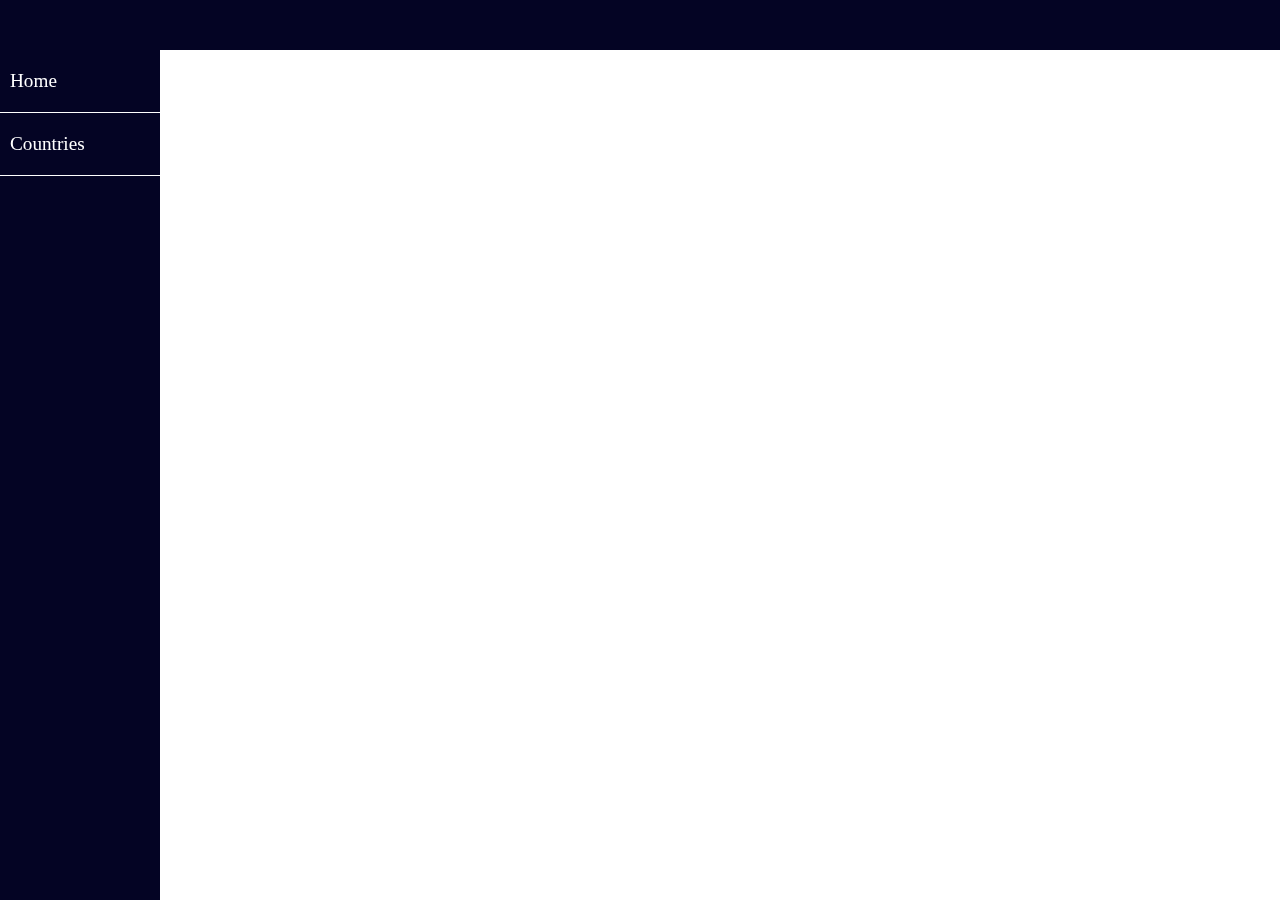
<file: test.html>
<!DOCTYPE html>
<html lang="en">
<head>
    <meta charset="UTF-8">
    <meta http-equiv="X-UA-Compatible" content="IE=edge">
    <meta name="viewport" content="width=device-width, initial-scale=1.0">
    <title>Document</title>
    <link rel="stylesheet" href="./test.css">
    <link rel="stylesheet" href="./Assest/css/grid.css">
</head>
<body>
    <div class="header">

    </div>
    <div class="menu">
        <div class="row">
            <div class="col l-12">
                <div class="row">
                    <div class="col l-2">
                        <ul class="menu-list">
                            <li class="menu-list_item">Home</li>
                            <li class="menu-list_item">Countries</li>
                            <!--  -->
                        </ul>
                    </div>
                    <div class="col l-9">
                        
                    </div>
                </div>
                
            </div>
            
        </div>
        
    </div>
</body>
</html>
</file>
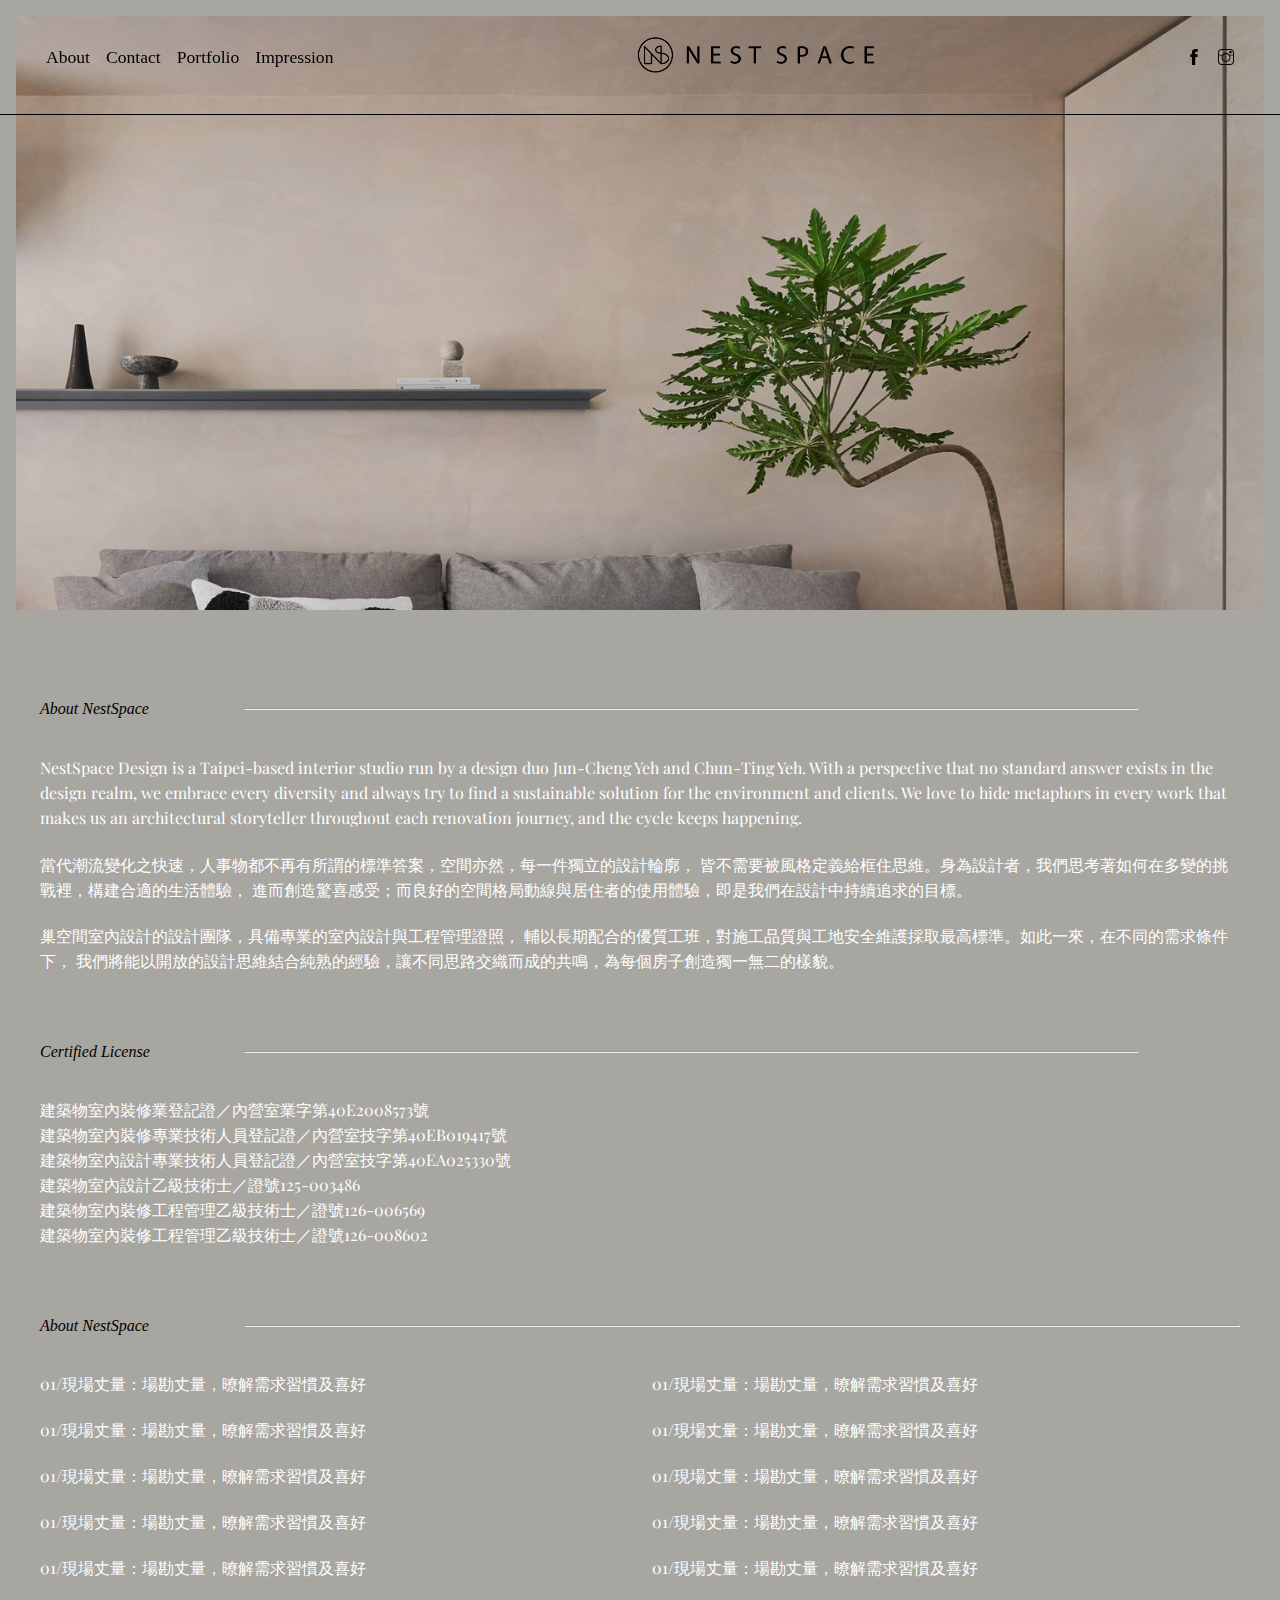
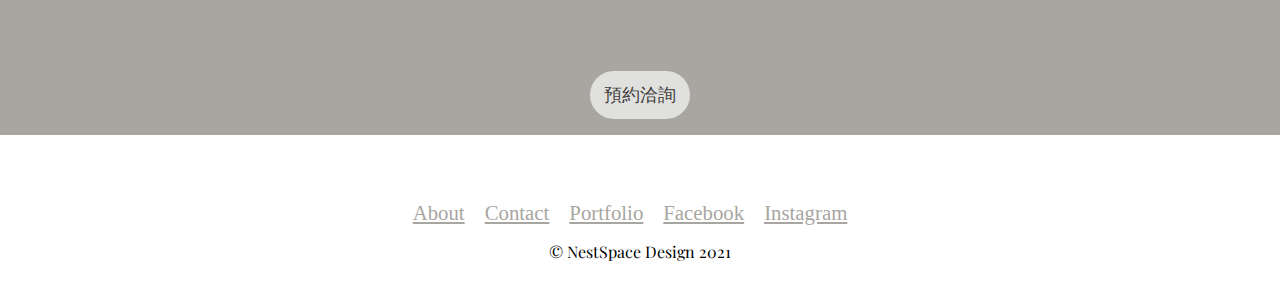
<file: itemFile/about.html>
<!DOCTYPE html>
<html lang="en">
<head>
    <meta charset="UTF-8">
    <meta http-equiv="X-UA-Compatible" content="IE=edge">
    <meta name="viewport" content="width=device-width, initial-scale=1.0">
    <title>Document</title>
    <link rel="stylesheet" href="../Assest/css/style.css">
    <link rel="stylesheet" href="./cssItem/about.css">
    <link rel="stylesheet" href="../Assest/css/base.css">
    <link rel="stylesheet" href="../Assest/css/grid.css">
    <link rel="stylesheet" href="../Assest/font/themify-icons/themify-icons.css">
</head>
<body>
    <div class="header">
        <div class="header-backgr">
            <div class="header-nav">
                <div class="header-nav_list">
                    <a href="" class="header-nav_list_item">
                        About
                    </a>
                </div>
                <div class="header-nav_list">
                    <a href="" class="header-nav_list_item">
                        Contact
                    </a>
                </div>
                <div class="header-nav_list">
                    <a href="" class="header-nav_list_item">
                        Portfolio
                    </a>
                </div>
                <div class="header-nav_list">
                    <a href="" class="header-nav_list_item">
                        Impression
                    </a>
                </div>
            </div>
            <div class="header-logo">
                <a href="#">
                    <img src="../Assest/img/nestspace+logo+bk.png" alt="" class="logo">
                </a>
            </div>
        </div>
        <div class="header-actions">
            <div class="header-actions-action">
                <a href="">
                    <i class="ti-facebook"></i>
                </a>
                <a href="">
                    <i class="ti-instagram"></i>
                </a>
            </div>
        </div>
    </div>

    <div class="container">
        <div class="container-backgr">
            <img src="../Assest/img/Nestspace-aboutimg-07.jpg" class="container-backgr_item" alt=""/>
        </div>

        <div class="container-content">
            <div class="grid wide">
                <div class="row">
                    <div class="col l-12">
                        <div class="reviews">
                            <div class="row">
                                <div class="col l-2">
                                    <div class="reviews-title">
                                        <p>About NestSpace</p>
                                    </div>
                                </div>
                                <div class="col l-9">
                                    <div class="block-reviews">
                                        <hr>
                                    </div>
                                </div>
                            </div>

                            <div class="reviews-text">
                                <h4>
                                    NestSpace Design is a Taipei-based interior studio run by a design duo Jun-Cheng Yeh and Chun-Ting Yeh. 
                                    With a perspective that no standard answer exists in the design realm, 
                                    we embrace every diversity and always try to find a sustainable solution for the environment and clients. 
                                    We love to hide metaphors in every work that makes us an architectural storyteller throughout each renovation journey, and the cycle keeps happening.
                                </h4>

                                <div class="reviews-text_item">
                                    當代潮流變化之快速，人事物都不再有所謂的標準答案，空間亦然，每一件獨立的設計輪廓，
                                    皆不需要被風格定義給框住思維。身為設計者，我們思考著如何在多變的挑戰裡，構建合適的生活體驗，
                                    進而創造驚喜感受；而良好的空間格局動線與居住者的使用體驗，即是我們在設計中持續追求的目標。
                                </div>

                                <br>

                                <div class="reviews-text_item">
                                    巢空間室內設計的設計團隊，具備專業的室內設計與工程管理證照，
                                    輔以長期配合的優質工班，對施工品質與工地安全維護採取最高標準。如此一來，在不同的需求條件下，
                                    我們將能以開放的設計思維結合純熟的經驗，讓不同思路交織而成的共鳴，為每個房子創造獨一無二的樣貌。
                                </div>

                            </div>
                        </div>

                        <div class="certified-license">
                            <div class="row">
                                <div class="col l-2">
                                    <div class="reviews-title">
                                        <p>Certified License</p>
                                    </div>
                                </div>
                                <div class="col l-9">
                                    <div class="block-reviews">
                                        <hr>
                                    </div>
                                </div>
                            </div>

                            <div class="reviews-text">
                                <div class="reviews-text_item">
                                    建築物室內裝修業登記證／內營室業字第40E2008573號
                                </div>
                                <div class="reviews-text_item">
                                    建築物室內裝修專業技術人員登記證／內營室技字第40EB019417號
                                </div>
                                <div class="reviews-text_item">
                                    建築物室內設計專業技術人員登記證／內營室技字第40EA025330號
                                </div>
                                <div class="reviews-text_item">
                                    建築物室內設計乙級技術士／證號125-003486
                                </div>
                                <div class="reviews-text_item">
                                    建築物室內裝修工程管理乙級技術士／證號126-006569
                                </div>
                                <div class="reviews-text_item">
                                    建築物室內裝修工程管理乙級技術士／證號126-008602
                                </div>
                            </div>
                        </div>

                        <div class="working-process">
                            <div class="row">
                                <div class="col l-2">
                                    <div class="reviews-title">
                                        <p>About NestSpace</p>
                                    </div>
                                </div>
                                <div class="col l-10">
                                    <div class="block-reviews">
                                        <hr>
                                    </div>
                                </div>
                            </div>
                            <div class="row">
                                <div class="col l-6">
                                    <div class="reviews-text">
                                        <div class="reviews-text_item">
                                            01/現場丈量：場勘丈量，暸解需求習慣及喜好
                                        </div>
                                        <br>
                                        <div class="reviews-text_item">
                                            01/現場丈量：場勘丈量，暸解需求習慣及喜好
                                        </div>
                                        <br>
                                        <div class="reviews-text_item">
                                            01/現場丈量：場勘丈量，暸解需求習慣及喜好
                                        </div>
                                        <br>
                                        <div class="reviews-text_item">
                                            01/現場丈量：場勘丈量，暸解需求習慣及喜好
                                        </div>
                                        <br>
                                        <div class="reviews-text_item">
                                            01/現場丈量：場勘丈量，暸解需求習慣及喜好
                                        </div>
                                        <br>
                                    </div>
                                </div>
                                <div class="col l-6">
                                    <div class="reviews-text">
                                        <div class="reviews-text_item">
                                            01/現場丈量：場勘丈量，暸解需求習慣及喜好
                                        </div>
                                        <br>
                                        <div class="reviews-text_item">
                                            01/現場丈量：場勘丈量，暸解需求習慣及喜好
                                        </div>
                                        <br>
                                        <div class="reviews-text_item">
                                            01/現場丈量：場勘丈量，暸解需求習慣及喜好
                                        </div>
                                        <br>
                                        <div class="reviews-text_item">
                                            01/現場丈量：場勘丈量，暸解需求習慣及喜好
                                        </div>
                                        <br>
                                        <div class="reviews-text_item">
                                            01/現場丈量：場勘丈量，暸解需求習慣及喜好
                                        </div>
                                        <br>
                                    </div>
                                </div>
                            </div>
                        </div>

                        <div class="container-btn">
                            <a class="btn-item" href="">
                                預約洽詢
                            </a>
                        </div>
                    </div>
                    
                </div>
            </div>
        </div>
    </div>

    <!-- Footer -->
    <div class="footer">
        <div class="grid wide">
            <div class="row">
                <div class="col l-12">
                    <div class="footer-content">
                        <ul class="footer-content_list">
                            <li class="footer-content_item">
                                <a href="">About</a>
                            </li>
                            <li class="footer-content_item">
                                <a href="">Contact</a>
                            </li>
                            <li class="footer-content_item">
                                <a href="">Portfolio</a>
                            </li>
                            <li class="footer-content_item">
                                <a href="">Facebook</a>
                            </li>
                            <li class="footer-content_item">
                                <a href="">Instagram</a>
                            </li>
                        </ul>
                        <div class="copy-by">
                            © NestSpace Design 2021
                        </div>
                    </div>
                </div>
            </div>
        </div>
    </div>
</body>
</html>
</file>
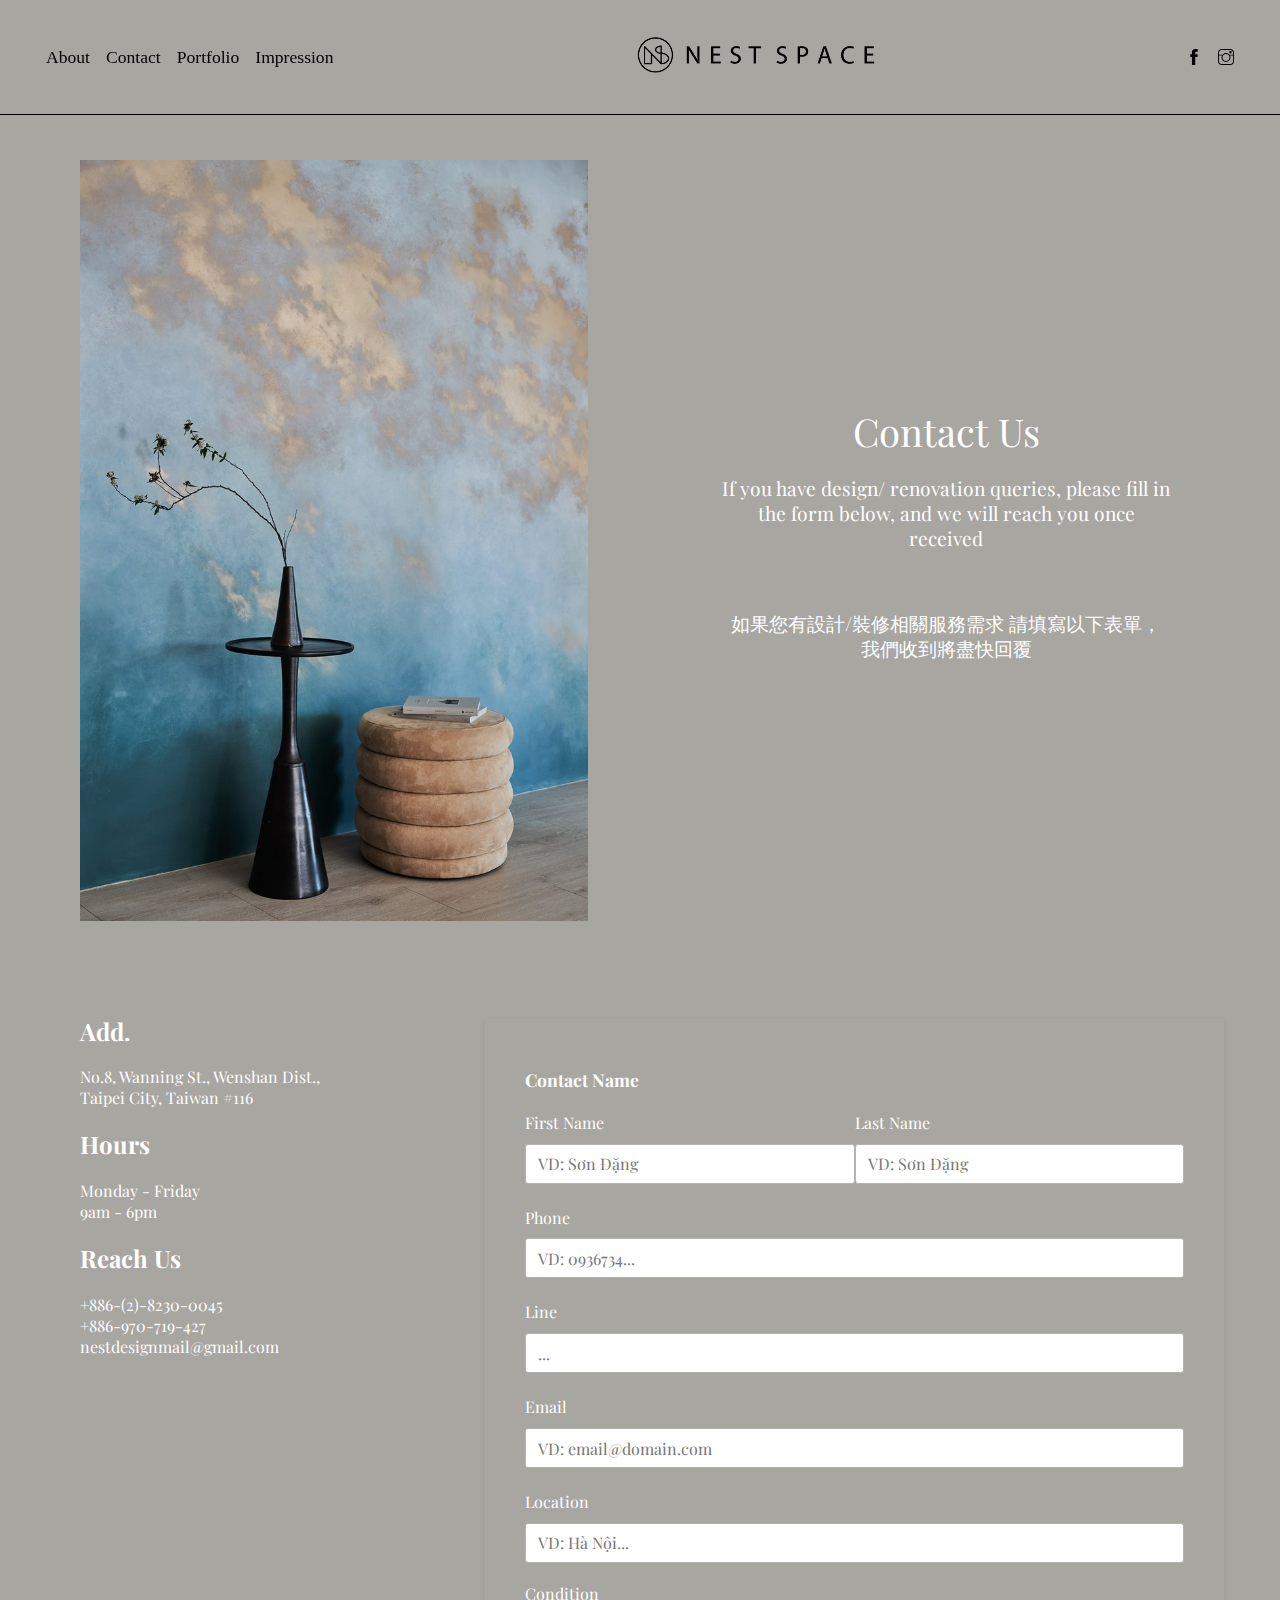
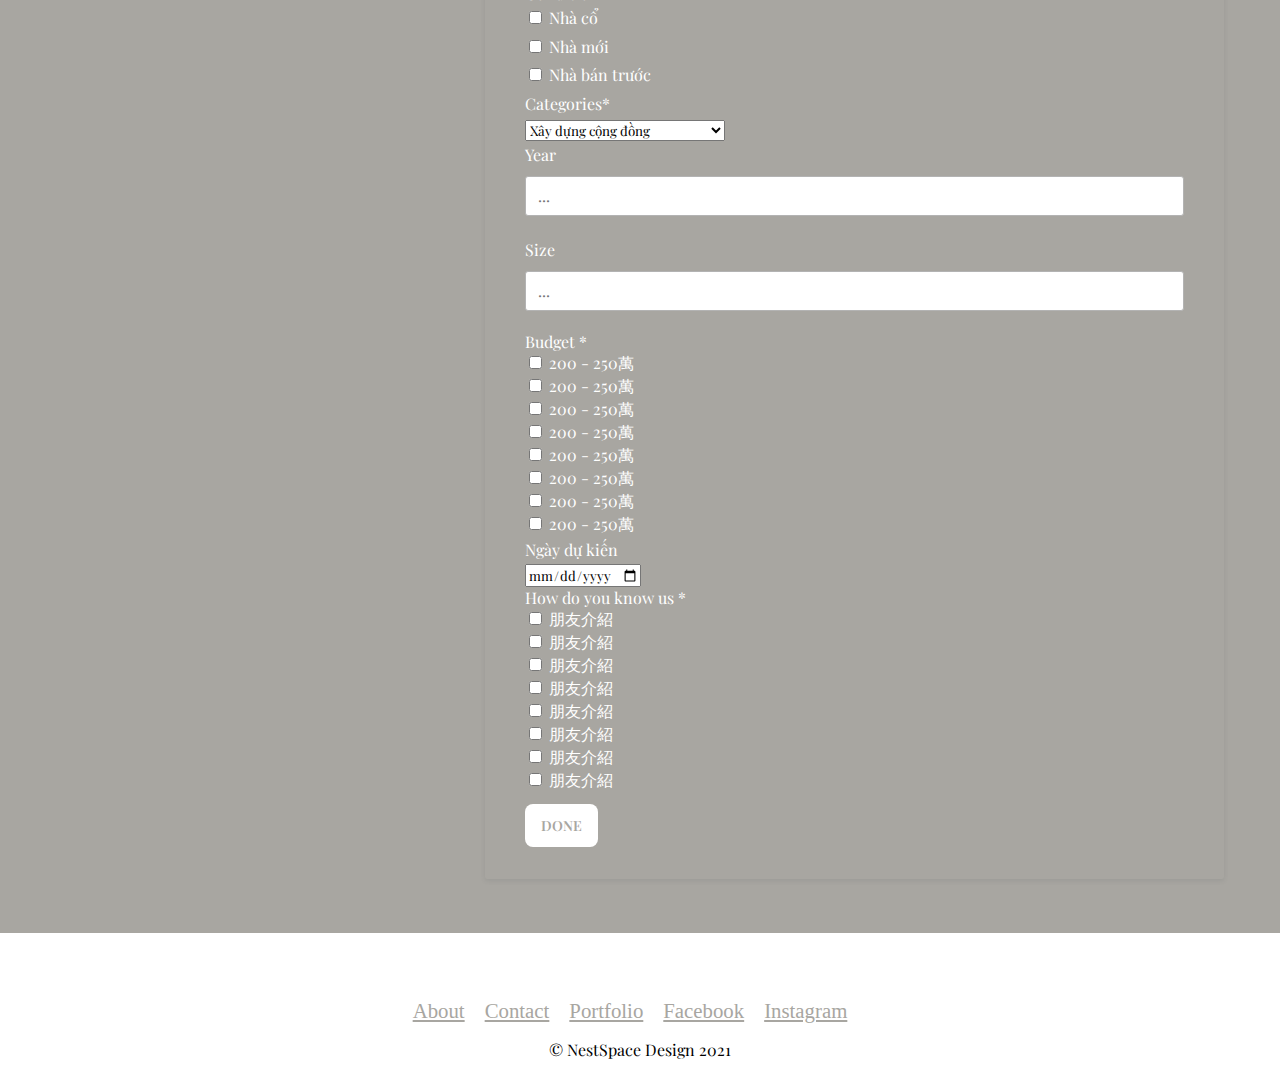
<file: itemFile/contact.html>
<!DOCTYPE html>
<html lang="en">
<head>
    <meta charset="UTF-8">
    <meta http-equiv="X-UA-Compatible" content="IE=edge">
    <meta name="viewport" content="width=device-width, initial-scale=1.0">
    <title>Document</title>
    <link rel="stylesheet" href="..//Assest/css/base.css">
    <link rel="stylesheet" href="./cssItem/contact.css">
    <link rel="stylesheet" href="./cssItem/contactForm.css">
    <link rel="stylesheet" href="..//Assest/font/themify-icons/themify-icons.css">
    <link rel="stylesheet" href="..//Assest/css/grid.css">
    <link rel="stylesheet" href="..//Assest/css/style.css">
</head>
<body>
    <div class="header">
        <div class="header-backgr">
            <div class="header-nav">
                <div class="header-nav_list">
                    <a href="" class="header-nav_list_item">
                        About
                    </a>
                </div>
                <div class="header-nav_list">
                    <a href="" class="header-nav_list_item">
                        Contact
                    </a>
                </div>
                <div class="header-nav_list">
                    <a href="" class="header-nav_list_item">
                        Portfolio
                    </a>
                </div>
                <div class="header-nav_list">
                    <a href="" class="header-nav_list_item">
                        Impression
                    </a>
                </div>
            </div>
            <div class="header-logo">
                <a href="#">
                    <img src="../Assest/img/nestspace+logo+bk.png" alt="" class="logo">
                </a>
            </div>
        </div>
        <div class="header-actions">
            <div class="header-actions-action">
                <a href="">
                    <i class="ti-facebook"></i>
                </a>
                <a href="">
                    <i class="ti-instagram"></i>
                </a>
            </div>
        </div>
    </div>

    <div class="contact-container">
        <div class="grid wide">
            <div class="row">
                <div class="col l-12">
                    <div class="contact-introduce">
                        <div class="row">
                            <div class="col l-6">
                                <div class="container-introduce_img">
                                    <img src="../Assest/img/Nestspace-contactimg-03.jpg" alt="">
                                </div>
                            </div>
                            <div class="col l-6">
                                <div class="container-introduce_contactus">
                                    <h2 class="contactus-title">
                                        Contact Us
                                    </h2>

                                    <div class="contactus-text">
                                        <p>
                                            If you have design/ renovation queries, 
                                            please fill in the form below, and we will 
                                            reach you once received
                                        </p>
                                        <br>
                                        <p>
                                            如果您有設計/裝修相關服務需求
                                            請填寫以下表單，我們收到將盡快回覆
                                        </p>
                                    </div>
                                </div>
                            </div>  
                        </div>
                    </div>

                    <!-- infobox -->
                    <div class="contact-info">
                        <div class="row">
                            <div class="col l-4">
                                <div class="info-us">
                                    <h2 class="info-us_title">
                                        Add.
                                    </h2>
                                    <p>
                                        No.8, Wanning St., Wenshan Dist.,
                                        <br>
                                        Taipei City, Taiwan #116 
                                    </p>
                                </div>
                                <div class="info-us">
                                    <h2 class="info-us_title">
                                        Hours
                                    </h2>
                                    <p>
                                        Monday - Friday
                                        <br>
                                        9am - 6pm 
                                    </p>
                                </div>
                                <div class="info-us">
                                    <h2 class="info-us_title">
                                        Reach Us
                                    </h2>
                                    <p>
                                        +886-(2)-8230-0045
                                        <br>
                                        +886-970-719-427
                                        <br>
                                        nestdesignmail@gmail.com 
                                    </p>
                                </div>
                            </div>

                            <div class="col l-8">
                                <form action="" method="POST" class="form" id="form-1">
                                    <h3 class="heading">Contact Name</h3>
                                    <!-- <p class="desc">Cùng nhau học lập trình miễn phí tại F8 ❤️</p> -->
                              
                                    <div class="spacer">
                                        <div class="form-group">
                                            <label for="fullname" class="form-label">First Name</label>
                                            <input id="fullname" name="fullname" type="text" placeholder="VD: Sơn Đặng" class="form-control">
                                            <span class="form-message"></span>
                                        </div>
                                        <div class="form-group">
                                            <label for="fullname" class="form-label">Last Name</label>
                                            <input id="fullname" name="fullname" type="text" placeholder="VD: Sơn Đặng" class="form-control">
                                            <span class="form-message"></span>
                                        </div>
                                    </div>

                                    <div class="form-group">
                                        <label for="phone" class="form-label">Phone</label>
                                        <input id="phone" name="phone" type="text" placeholder="VD: 0936734..." class="form-control">
                                        <span class="form-message"></span>
                                    </div>

                                    <div class="form-group">
                                        <label for="line" class="form-label">Line</label>
                                        <input id="line" name="line" type="text" placeholder="..." class="form-control">
                                        <span class="form-message"></span>
                                    </div>

                                    <div class="form-group">
                                        <label for="email" class="form-label">Email</label>
                                        <input id="email" name="email" type="text" placeholder="VD: email@domain.com" class="form-control">
                                        <span class="form-message"></span>
                                    </div>

                                    <div class="form-group">
                                        <label for="location" class="form-label">Location</label>
                                        <input id="location" name="location" type="text" placeholder="VD: Hà Nội..." class="form-control">
                                        <span class="form-message"></span>
                                    </div>
                              
                                    <div class="checkbox">
                                        <div class="checkbox-title">
                                            Condition
                                        </div>
                                        <div class="option">
                                            <input type="checkbox" name="ancient" id="ancient">
                                            <label for="ancient" class="form-label">Nhà cổ</label>
                                        </div>
                                        <div class="option">
                                            <input type="checkbox" name="newhouse" id="newhouse">
                                            <label for="newhouse" class="form-label">Nhà mới</label>
                                        </div>
                                        <div class="option">
                                            <input type="checkbox" name="housesale" id="housesale">
                                            <label for="housesale" class="form-label">Nhà bán trước</label>
                                        </div>
                                    </div>

                                    <div class="selectbox">
                                        <div>
                                            <label for="categories" class="form-label">
                                                Categories*
                                            </label>
                                        </div>
                                        
                                        <select name="categories" id="categories">
                                            <option value="communitybuilding">Xây dựng cộng đồng</option>
                                            <option value="apartment">Căn hộ (Không có Thang máy)</option>
                                            <option value="detachedspace">Không gian tách biệt</option>
                                        </select>
                                    </div>

                                    <div class="form-group">
                                        <label for="year" class="form-label">Year</label>
                                        <input id="year" name="year" type="text" placeholder=... class="form-control">
                                        <span class="form-message"></span>
                                    </div>

                                    <div class="form-group">
                                        <label for="size" class="form-label">Size</label>
                                        <input id="size" name="size" type="text" placeholder=... class="form-control">
                                        <span class="form-message"></span>
                                    </div>

                                    <div class="checkbox">
                                        <div>
                                            Budget *
                                        </div>
                                        <div class="option">
                                            <label>
                                                <input type="checkbox" name="checkbox-price" value="200 - 250萬"> 200 - 250萬
                                            </label>
                                        </div>
                                        <div class="option">
                                            <label>
                                                <input type="checkbox" name="checkbox-price" value="200 - 250萬"> 200 - 250萬
                                            </label>
                                        </div>
                                        <div class="option">
                                            <label>
                                                <input type="checkbox" name="checkbox-price" value="200 - 250萬"> 200 - 250萬
                                            </label>
                                        </div>
                                        <div class="option">
                                            <label>
                                                <input type="checkbox" name="checkbox-price" value="200 - 250萬"> 200 - 250萬
                                            </label>
                                        </div>
                                        <div class="option">
                                            <label>
                                                <input type="checkbox" name="checkbox-price" value="200 - 250萬"> 200 - 250萬
                                            </label>
                                        </div>
                                        <div class="option">
                                            <label>
                                                <input type="checkbox" name="checkbox-price" value="200 - 250萬"> 200 - 250萬
                                            </label>
                                        </div>
                                        <div class="option">
                                            <label>
                                                <input type="checkbox" name="checkbox-price" value="200 - 250萬"> 200 - 250萬
                                            </label>
                                        </div>
                                        <div class="option">
                                            <label>
                                                <input type="checkbox" name="checkbox-price" value="200 - 250萬"> 200 - 250萬
                                            </label>
                                        </div>
                                    </div>

                                    <div class="datebox">
                                        <div>
                                            <label for="expected-date" class="form-label">Ngày dự kiến</label>
                                        </div>
                                        <input type="date" id="expected-date" name="expected-date">
                                    </div>

                                    <div class="checkbox">
                                        <div>How do you know us *</div>
                                        <div class="option">
                                            <label>
                                                <input type="checkbox" name="checkbox-price" value="朋友介紹"> 朋友介紹
                                            </label>
                                        </div>
                                        <div class="option">
                                            <label>
                                                <input type="checkbox" name="checkbox-price" value="朋友介紹"> 朋友介紹
                                            </label>
                                        </div>
                                        <div class="option">
                                            <label>
                                                <input type="checkbox" name="checkbox-price" value="朋友介紹"> 朋友介紹
                                            </label>
                                        </div>
                                        <div class="option">
                                            <label>
                                                <input type="checkbox" name="checkbox-price" value="朋友介紹"> 朋友介紹
                                            </label>
                                        </div>
                                        <div class="option">
                                            <label>
                                                <input type="checkbox" name="checkbox-price" value="朋友介紹"> 朋友介紹
                                            </label>
                                        </div>
                                        <div class="option">
                                            <label>
                                                <input type="checkbox" name="checkbox-price" value="朋友介紹"> 朋友介紹
                                            </label>
                                        </div>
                                        <div class="option">
                                            <label>
                                                <input type="checkbox" name="checkbox-price" value="朋友介紹"> 朋友介紹
                                            </label>
                                        </div>
                                        <div class="option">
                                            <label>
                                                <input type="checkbox" name="checkbox-price" value="朋友介紹"> 朋友介紹
                                            </label>
                                        </div>
                                    </div>
                              
                                    <button class="form-submit">DONE</button>
                                </form>
                            </div>
                        </div>
                    </div>
                </div>
            </div>
        </div>
    </div>

     <!-- Footer -->
     <div class="footer">
        <div class="grid wide">
            <div class="row">
                <div class="col l-12">
                    <div class="footer-content">
                        <ul class="footer-content_list">
                            <li class="footer-content_item">
                                <a href="">About</a>
                            </li>
                            <li class="footer-content_item">
                                <a href="">Contact</a>
                            </li>
                            <li class="footer-content_item">
                                <a href="">Portfolio</a>
                            </li>
                            <li class="footer-content_item">
                                <a href="">Facebook</a>
                            </li>
                            <li class="footer-content_item">
                                <a href="">Instagram</a>
                            </li>
                        </ul>
                        <div class="copy-by">
                            © NestSpace Design 2021
                        </div>
                    </div>
                </div>
            </div>
        </div>
    </div>
</body>
</html>
</file>
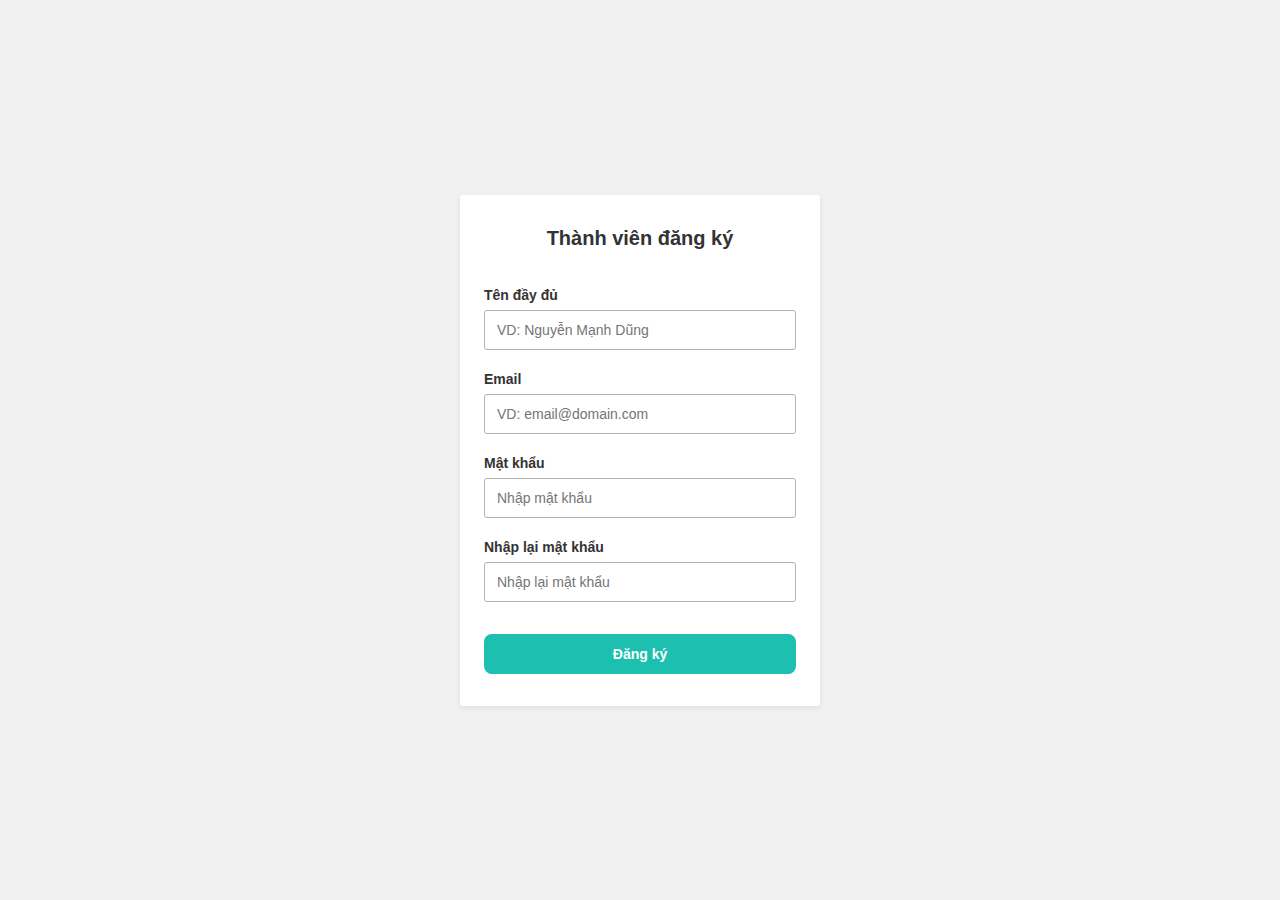
<file: Register/register.html>
<!DOCTYPE html>
<html lang="en">
<head>
    <meta charset="UTF-8">
    <meta http-equiv="X-UA-Compatible" content="IE=edge">
    <meta name="viewport" content="width=device-width, initial-scale=1.0">
    <title>Document</title>
    <link rel="stylesheet" href="./register.css">
</head>
<body>
    <div class="main">

        <form action="" method="POST" class="form" id="form-1">
            <h3 class="heading">Thành viên đăng ký</h3>
            <!-- <p class="desc">Cùng nhau học lập trình miễn phí tại F8 ❤️</p> -->
      
            <div class="spacer"></div>
      
            <div class="form-group">
                <label for="fullname" class="form-label">Tên đầy đủ</label>
                <input id="fullname" name="fullname" type="text" placeholder="VD: Nguyễn Mạnh Dũng" class="form-control">
                <span class="form-message"></span>
            </div>
      
            <div class="form-group">
                <label for="email" class="form-label">Email</label>
                <input id="email" name="email" type="text" placeholder="VD: email@domain.com" class="form-control">
                <span class="form-message"></span>
            </div>
      
            <div class="form-group">
                <label for="password" class="form-label">Mật khẩu</label>
                <input id="password" name="password" type="password" placeholder="Nhập mật khẩu" class="form-control">
                <span class="form-message"></span>
            </div>
      
            <div class="form-group">
                <label for="password_confirmation" class="form-label">Nhập lại mật khẩu</label>
                <input id="password_confirmation" name="password_confirmation" placeholder="Nhập lại mật khẩu" type="password" class="form-control">
                <span class="form-message"></span>
            </div>

            <!-- <div class="form-group">
                <label for="avatar" class="form-label">Ảnh đại diện</label>
                <input id="avatar" name="avatar"  type="file" class="form-control">
                <span class="form-message"></span>
            </div>

            <div class="form-group">
                <label for="province" class="form-label">Chọn Tỉnh/TP</label>
                <select id="province" name="province" class="form-control">
                    <option value="">Chọn Tỉnh/TP</option>
                    <option value="hni">Hà Nội</option>
                    <option value="hpg">Hải Phòng</option>
                </select>
                <span class="form-message"></span>
            </div>

            <div class="form-group genders">
                <label for="" class="form-label">Giới tính</label>
                <div>
                    <input name="gender" type="radio" value="male" class="form-control">
                    Nam
                </div>
                <div>
                    <input name="gender" type="radio" value="male" class="form-control">
                    Nữ
                </div>
                <div>
                    <input name="gender" type="radio" value="male" class="form-control">
                    Khác
                </div>
                <span class="form-message"></span>
            </div> -->
      
            <button class="form-submit">Đăng ký</button>
        </form>
      
      </div>
</body>
</html>

<script src="./validator.js"></script>
<script>
    Validator({
        form : '#form-1',
        formGroupSelector : '.form-group',
        erorrSelector : '.form-message',
        rules : [
            Validator.isRequired('#fullname'),
            Validator.isRequired('#email'),
            Validator.isEmail('#email'),
            Validator.isRequired('#password'),
            Validator.minLength('#password', 6),
            Validator.isRequired('#password_confirmation'),
            // Validator.isRequired('input[name="gender"]'),
            // Validator.isRequired('#province'),
            Validator.isConfirmed('#password_confirmation', function() {
                return document.querySelector('#form-1 #password').value;
            }, 'Mật khẩu nhập lại không chính xác')
        ],
        // onSubmit: function(data) {
        //     console.log(data);
        // }        
    });
</script>
<script src="./register.js"></script>
</file>
<file: Assest/css/grid.css>
.grid {
    width: 100%;
    display: block;
    padding: 0;
}

.grid.wide {
    max-width: 1200px;
    margin: 0 auto;
}

.row {
    display: flex;
    flex-wrap: wrap;
    margin-left: -4px;
    margin-right: -4px; 
}

.row.no-gutters {
    margin-left: 0;
    margin-right: 0;
}

.col {
    padding-left: 4px;
    padding-right: 4px;
}

.row.no-gutters .col {
    padding-left: 0;
    padding-right: 0;
}

.c-0 {
    display: none;
}

.c-1 {
    flex: 0 0 8.33333%;
    max-width: 8.33333%;
}

.c-2 {
    flex: 0 0 16.66667%;
    max-width: 16.66667%;
}

.c-3 {
    flex: 0 0 25%;
    max-width: 25%;
}

.c-4 {
    flex: 0 0 33.33333%;
    max-width: 33.33333%;
}

.c-5 {
    flex: 0 0 41.66667%;
    max-width: 41.66667%;
}

.c-6 {
    flex: 0 0 50%;
    max-width: 50%;
}

.c-7 {
    flex: 0 0 58.33333%;
    max-width: 58.33333%;
}

.c-8 {
    flex: 0 0 66.66667%;
    max-width: 66.66667%;
}

.c-9 {
    flex: 0 0 75%;
    max-width: 75%;
}

.c-10 {
    flex: 0 0 83.33333%;
    max-width: 83.33333%;
}

.c-11 {
    flex: 0 0 91.66667%;
    max-width: 91.66667%;
}

.c-12 {
    flex: 0 0 100%;
    max-width: 100%;
}

.c-o-1 {
    margin-left: 8.33333%;
}

.c-o-2 {
    margin-left: 16.66667%;
}

.c-o-3 {
    margin-left: 25%;
}

.c-o-4 {
    margin-left: 33.33333%;
}

.c-o-5 {
    margin-left: 41.66667%;
}

.c-o-6 {
    margin-left: 50%;
}

.c-o-7 {
    margin-left: 58.33333%;
}

.c-o-8 {
    margin-left: 66.66667%;
}

.c-o-9 {
    margin-left: 75%;
}

.c-o-10 {
    margin-left: 83.33333%;
}

.c-o-11 {
    margin-left: 91.66667%;
}

/* >= Tablet */
@media (min-width: 740px) {
    .row {
        margin-left: -8px;
        margin-right: -8px;
    }

    .col {
        padding-left: 8px;
        padding-right: 8px;
    }

    .m-0 {
        display: none;
    }

    .m-1,
    .m-2,
    .m-3,
    .m-4,
    .m-5,
    .m-6,
    .m-7,
    .m-8,
    .m-9,
    .m-10,
    .m-11,
    .m-12 {
        display: block;
    }

    .m-1 {
        flex: 0 0 8.33333%;
        max-width: 8.33333%;
    }

    .m-2 {
        flex: 0 0 16.66667%;
        max-width: 16.66667%;
    }

    .m-3 {
        flex: 0 0 25%;
        max-width: 25%;
    }

    .m-4 {
        flex: 0 0 33.33333%;
        max-width: 33.33333%;
    }

    .m-5 {
        flex: 0 0 41.66667%;
        max-width: 41.66667%;
    }

    .m-6 {
        flex: 0 0 50%;
        max-width: 50%;
    }

    .m-7 {
        flex: 0 0 58.33333%;
        max-width: 58.33333%;
    }

    .m-8 {
        flex: 0 0 66.66667%;
        max-width: 66.66667%;
    }

    .m-9 {
        flex: 0 0 75%;
        max-width: 75%;
    }

    .m-10 {
        flex: 0 0 83.33333%;
        max-width: 83.33333%;
    }

    .m-11 {
        flex: 0 0 91.66667%;
        max-width: 91.66667%;
    }

    .m-12 {
        flex: 0 0 100%;
        max-width: 100%;
    }

    .m-o-1 {
        margin-left: 8.33333%;
    }

    .m-o-2 {
        margin-left: 16.66667%;
    }

    .m-o-3 {
        margin-left: 25%;
    }

    .m-o-4 {
        margin-left: 33.33333%;
    }

    .m-o-5 {
        margin-left: 41.66667%;
    }

    .m-o-6 {
        margin-left: 50%;
    }

    .m-o-7 {
        margin-left: 58.33333%;
    }

    .m-o-8 {
        margin-left: 66.66667%;
    }

    .m-o-9 {
        margin-left: 75%;
    }

    .m-o-10 {
        margin-left: 83.33333%;
    }

    .m-o-11 {
        margin-left: 91.66667%;
    }
}

/* PC medium resolution > */
@media (min-width: 1113px) { 
    .row {
        margin-left: -12px;
        margin-right: -12px;
    }

    .row.sm-gutter {
        margin-left: -5px;
        margin-right: -5px;
    }

    .col {
        padding-left: 12px;
        padding-right: 12px;
    }

    .row.sm-gutter .col {
        padding-left: 5px;
        padding-right: 5px;
    }

    .l-0 {
        display: none;
    }

    .l-1,
    .l-2,
    .l-2-4,
    .l-3,
    .l-4,
    .l-5,
    .l-6,
    .l-7,
    .l-8,
    .l-9,
    .l-10,
    .l-11,
    .l-12 {
        display: block;
    }

    .l-1 {
        flex: 0 0 8.33333%;
        max-width: 8.33333%;
    }

    .l-1-1 {
        flex: 0 0 10%;
        max-width: 10%;
    }

    .l-2 {
        flex: 0 0 16.66666666667%;
        max-width: 16.66666666667%;
    }

    .l-2-4 {
        flex: 0 0 20%;
        max-width: 20%;
    }

    .l-3 {
        flex: 0 0 25%;
        max-width: 25%; 
    }

    .l-4 {
        flex: 0 0 33.33333%;
        max-width: 33.33333%;
    }

    .l-5 {
        flex: 0 0 41.66667%;
        max-width: 41.66667%;
    }

    .l-6 {
        flex: 0 0 50%;
        max-width: 50%;
    }

    .l-7 {
        flex: 0 0 58.33333%;
        max-width: 58.33333%;
    }

    .l-8 {
        flex: 0 0 66.66667%;
        max-width: 66.66667%;
    }

    .l-9 {
        flex: 0 0 75%;
        max-width: 75%;
    }

    .l-10 {
        flex: 0 0 83.33333%;
        max-width: 83.33333%;
    }

    .l-11 {
        flex: 0 0 91.66667%;
        max-width: 91.66667%;
    }

    .l-12 {
        flex: 0 0 100%;
        max-width: 100%;
    }

    .l-o-1 {
        margin-left: 8.33333%;
    }

    .l-o-2 {
        margin-left: 16.66667%;
    }

    .l-o-3 {
        margin-left: 25%;
    }

    .l-o-4 {
        margin-left: 33.33333%;
    }

    .l-o-5 {
        margin-left: 41.66667%;
    }

    .l-o-6 {
        margin-left: 50%;
    }

    .l-o-7 {
        margin-left: 58.33333%;
    }

    .l-o-8 {
        margin-left: 66.66667%;
    }

    .l-o-9 {
        margin-left: 75%;
    }

    .l-o-10 {
        margin-left: 83.33333%;
    }

    .l-o-11 {
        margin-left: 91.66667%;
    }
}

/* Tablet - PC low resolution */
@media (min-width: 740px) and (max-width: 1023px) {
    .wide {
        width: 644px;
    }
}

/* > PC low resolution */
@media (min-width: 1024px) and (max-width: 1239px) {
    .wide {
        width: 984px;
    }

    .wide .row {
        margin-left: -12px;
        margin-right: -12px;
    }

    .wide .row.sm-gutter {
        margin-left: -5px;
        margin-right: -5px;
    }

    .wide .col {
        padding-left: 12px;
        padding-right: 12px;
    }

    .wide .row.sm-gutter .col {
        padding-left: 5px;
        padding-right: 5px;
    }

    .wide .l-0 {
        display: none;
    }

    .wide .l-1,
    .wide .l-2,
    .wide .l-2-4,
    .wide .l-3,
    .wide .l-4,
    .wide .l-5,
    .wide .l-6,
    .wide .l-7,
    .wide .l-8,
    .wide .l-9,
    .wide .l-10,
    .wide .l-11,
    .wide .l-12 {
        display: block;
    }

    .wide .l-1 {
        flex: 0 0 8.33333%;
        max-width: 8.33333%;
    }

    .wide .l-2 {
        flex: 0 0 16.66667%;
        max-width: 16.66667%;
    }

    .wide .l-2-4 {
        flex: 0 0 20%;
        max-width: 20%;
    }

    .wide .l-3 {
        flex: 0 0 25%;
        max-width: 25%;
    }

    .wide .l-4 {
        flex: 0 0 33.33333%;
        max-width: 33.33333%;
    }

    .wide .l-5 {
        flex: 0 0 41.66667%;
        max-width: 41.66667%;
    }

    .wide .l-6 {
        flex: 0 0 50%;
        max-width: 50%;
    }

    .wide .l-7 {
        flex: 0 0 58.33333%;
        max-width: 58.33333%;
    }

    .wide .l-8 {
        flex: 0 0 66.66667%;
        max-width: 66.66667%;
    }

    .wide .l-9 {
        flex: 0 0 75%;
        max-width: 75%;
    }

    .wide .l-10 {
        flex: 0 0 83.33333%;
        max-width: 83.33333%;
    }

    .wide .l-11 {
        flex: 0 0 91.66667%;
        max-width: 91.66667%;
    }

    .wide .l-12 {
        flex: 0 0 100%;
        max-width: 100%;
    }

    .wide .l-o-1 {
        margin-left: 8.33333%;
    }

    .wide .l-o-2 {
        margin-left: 16.66667%;
    }

    .wide .l-o-3 {
        margin-left: 25%;
    }

    .wide .l-o-4 {
        margin-left: 33.33333%;
    }

    .wide .l-o-5 {
        margin-left: 41.66667%;
    }

    .wide .l-o-6 {
        margin-left: 50%;
    }

    .wide .l-o-7 {
        margin-left: 58.33333%;
    }

    .wide .l-o-8 {
        margin-left: 66.66667%;
    }

    .wide .l-o-9 {
        margin-left: 75%;
    }

    .wide .l-o-10 {
        margin-left: 83.33333%;
    }

    .wide .l-o-11 {
        margin-left: 91.66667%;
    }
}
</file>
<file: Assest/css/style.css>
html {
    box-sizing: inherit;
}

body {
    padding: 0;
    margin: 0;
    /* box-sizing: inherit; */
    color: #000;
    font-family: 'Ibarra Real Nova', serif;;
}

.header {
    /* position: fixed; */

    display: flex;
    justify-content: flex-start;
    align-items: center;
    /* position: fixed;
    width: 100%; */
    z-index: 2;
    padding: 30px 46px;
    border-bottom: 1px solid #000;
}

.header-backgr {
    display: flex;
    flex-wrap: nowrap;
    flex: 1 0 67%;
    align-items: center;
}

.header-nav {
    display: flex;
    justify-content: left;
    align-items: center;
    width: 33%;
    flex: 1 1 33%;
}

.header-nav_list {
    margin-right: 16px;
}

.header-nav_list:last-child {
    margin-right: 0;
}

.header-nav_list_item {
    color: #000;
    font-size: 1.1rem;
    display: block;
    font-family: adobe-garamond-pro;
    font-weight: 400;
    font-style: normal;
    letter-spacing: 0em;
    text-transform: none;
    line-height: 1.5em;
}

.header-logo {
    width: 34%;
    text-align: center;
    flex: 1 1 34%;
}

.logo {
    width: auto;
    max-width: 100%;
    max-height: 50px;
}

.header-actions {
    width: 20%;
}

.header-actions-action {
    display: flex;
    justify-content: flex-end;
    align-items: center;
}

.header-actions-action a {
    margin-right: 16px;
}

.header-actions-action a:last-child {
    margin-right: 0;
}

/* Content */
.content {
    position: relative;
}

/* Content Wrapper */

.content-wrapper {
    position: relative;
}

.wrapper {
    padding: 70px 46px;
    text-align: center;
}

.wrapper-title {
    margin-bottom: 2em;
    font-family: serif;
    font-size: 2.2rem;
}
.wrapper-text {
    /* text-align: center; */
    /* white-space: pre-wrap; */
    font-size: 1.1rem;
    padding: 0 80px;
    margin-top: 16px;
    margin-bottom: 0;
    font-family: adobe-garamond-pro;
    font-weight: 400;
    font-style: normal;
    letter-spacing: 0em;
    text-transform: none;
    line-height: 1.5;
    -webkit-font-smoothing: antialiased;
}

/* Selected Projects */

.selected_projects {
    position: relative;
    padding-top: 60px;
    overflow: hidden;
}

.selected-head {
    position: relative;
    text-align: center;
}

.selected-head_title {
    font-family: serif;
    font-style: italic;
    font-size: 1.2rem;
    line-height: 0;
}

.selected-product {
    position: relative;
    text-align: center;
    padding-top: 80px;
    overflow: hidden;
}

.selected-product_info {
    position: relative;
    /* height: 100%; */
    padding: 254px 0;
    animation: animate-left 1s linear;
}

.selected-product_title {
    text-align: center;
    /* position: absolute;
    top: 40%;
    left: 50%;
    transform: translate(-50%, -50%);*/
    font-family: serif;
    font-size: 2.4rem; 
}

.selected-product_text {
    text-align: center;
     /* max-width: 400px; */
    /*position: absolute;
    top: 50%;
    left: 50%;
    transform: translate(-50%, -50%);*/
    font-family: adobe-garamond-pro;
    font-size: 1.1rem;
    font-weight: 400;
    font-style: normal;
    letter-spacing: 0em;
    text-transform: none;
}

.product-img {
    width: auto;
    max-width: 500px;
    animation: animate-right 1s linear;
}

.img-item {
    width: 100%;
    height: auto;
    max-width: 500px;
}

.form-left {
    transform: translateX(-40%);
    opacity: 0.6;
}

.form-right {
    transform: translateX(40%);
    opacity: 0.7;
    
}

.form-left,
.form-right {
    transition: all 0.5s ease-in;
}

.form-left.apper,
.form-right.apper {
    transform: translateX(0);
    opacity: 1;
}

/* Contact Us */

.contact_us {
    position: relative;
}

.contact-backgr {
    width: 100%;
    height: 65vh;
    background-position: center center;
    background-repeat: no-repeat;
    background-size: cover;
}

.contact-content {
    position: absolute;
    left: 50%;
    top: 30%;
    transform: translate(-50%, 50%);
    text-align: center;
}

.contact-title {
    margin-bottom: 50px;
    color: #ffffff;
    font-family: serif;
    font-size: 2.2rem;
}

/* footer */

.footer {
    position: relative;
    padding-top: 50px;
    padding-bottom: 20px;
}

.footer-content {

}

.footer-content_list {
    padding: 0;
    list-style: none;
    display: flex;
    align-items: center;
    justify-content: center;
}

.footer-content_item {
    margin-right: 20px;
}

.footer-content_item a{
    color: #a8a6a1;
    font-family: serif;
    font-size: 1.3rem;
    text-decoration: underline #a8a6a1;
}

.footer-content_item a:hover {
    color: #a8a6a1;
    
}

.copy-by {
    text-align: center;
}
/* @keyframes animate-left {
    0% {
        opacity: 0.4;
        transform: translateX(-150px);
    }100% {
        opacity: 1;
        transform: translateX(0);
    }
}

@keyframes animate-right {
    0% {
        opacity: 0.7;
        transform: translateX(150px);
    }100% {
        opacity: 1;
        transform: translateX(0);
    }
} */
</file>
<file: Assest/font/themify-icons/themify-icons.css>
@font-face {
	font-family: 'themify';
	src:url('fonts/themify.eot?-fvbane');
	src:url('fonts/themify.eot?#iefix-fvbane') format('embedded-opentype'),
		url('fonts/themify.woff?-fvbane') format('woff'),
		url('fonts/themify.ttf?-fvbane') format('truetype'),
		url('fonts/themify.svg?-fvbane#themify') format('svg');
	font-weight: normal;
	font-style: normal;
}

[class^="ti-"], [class*=" ti-"] {
	font-family: 'themify';
	speak: none;
	font-style: normal;
	font-weight: normal;
	font-variant: normal;
	text-transform: none;
	line-height: 1;

	/* Better Font Rendering =========== */
	-webkit-font-smoothing: antialiased;
	-moz-osx-font-smoothing: grayscale;
}

.ti-wand:before {
	content: "\e600";
}
.ti-volume:before {
	content: "\e601";
}
.ti-user:before {
	content: "\e602";
}
.ti-unlock:before {
	content: "\e603";
}
.ti-unlink:before {
	content: "\e604";
}
.ti-trash:before {
	content: "\e605";
}
.ti-thought:before {
	content: "\e606";
}
.ti-target:before {
	content: "\e607";
}
.ti-tag:before {
	content: "\e608";
}
.ti-tablet:before {
	content: "\e609";
}
.ti-star:before {
	content: "\e60a";
}
.ti-spray:before {
	content: "\e60b";
}
.ti-signal:before {
	content: "\e60c";
}
.ti-shopping-cart:before {
	content: "\e60d";
}
.ti-shopping-cart-full:before {
	content: "\e60e";
}
.ti-settings:before {
	content: "\e60f";
}
.ti-search:before {
	content: "\e610";
}
.ti-zoom-in:before {
	content: "\e611";
}
.ti-zoom-out:before {
	content: "\e612";
}
.ti-cut:before {
	content: "\e613";
}
.ti-ruler:before {
	content: "\e614";
}
.ti-ruler-pencil:before {
	content: "\e615";
}
.ti-ruler-alt:before {
	content: "\e616";
}
.ti-bookmark:before {
	content: "\e617";
}
.ti-bookmark-alt:before {
	content: "\e618";
}
.ti-reload:before {
	content: "\e619";
}
.ti-plus:before {
	content: "\e61a";
}
.ti-pin:before {
	content: "\e61b";
}
.ti-pencil:before {
	content: "\e61c";
}
.ti-pencil-alt:before {
	content: "\e61d";
}
.ti-paint-roller:before {
	content: "\e61e";
}
.ti-paint-bucket:before {
	content: "\e61f";
}
.ti-na:before {
	content: "\e620";
}
.ti-mobile:before {
	content: "\e621";
}
.ti-minus:before {
	content: "\e622";
}
.ti-medall:before {
	content: "\e623";
}
.ti-medall-alt:before {
	content: "\e624";
}
.ti-marker:before {
	content: "\e625";
}
.ti-marker-alt:before {
	content: "\e626";
}
.ti-arrow-up:before {
	content: "\e627";
}
.ti-arrow-right:before {
	content: "\e628";
}
.ti-arrow-left:before {
	content: "\e629";
}
.ti-arrow-down:before {
	content: "\e62a";
}
.ti-lock:before {
	content: "\e62b";
}
.ti-location-arrow:before {
	content: "\e62c";
}
.ti-link:before {
	content: "\e62d";
}
.ti-layout:before {
	content: "\e62e";
}
.ti-layers:before {
	content: "\e62f";
}
.ti-layers-alt:before {
	content: "\e630";
}
.ti-key:before {
	content: "\e631";
}
.ti-import:before {
	content: "\e632";
}
.ti-image:before {
	content: "\e633";
}
.ti-heart:before {
	content: "\e634";
}
.ti-heart-broken:before {
	content: "\e635";
}
.ti-hand-stop:before {
	content: "\e636";
}
.ti-hand-open:before {
	content: "\e637";
}
.ti-hand-drag:before {
	content: "\e638";
}
.ti-folder:before {
	content: "\e639";
}
.ti-flag:before {
	content: "\e63a";
}
.ti-flag-alt:before {
	content: "\e63b";
}
.ti-flag-alt-2:before {
	content: "\e63c";
}
.ti-eye:before {
	content: "\e63d";
}
.ti-export:before {
	content: "\e63e";
}
.ti-exchange-vertical:before {
	content: "\e63f";
}
.ti-desktop:before {
	content: "\e640";
}
.ti-cup:before {
	content: "\e641";
}
.ti-crown:before {
	content: "\e642";
}
.ti-comments:before {
	content: "\e643";
}
.ti-comment:before {
	content: "\e644";
}
.ti-comment-alt:before {
	content: "\e645";
}
.ti-close:before {
	content: "\e646";
}
.ti-clip:before {
	content: "\e647";
}
.ti-angle-up:before {
	content: "\e648";
}
.ti-angle-right:before {
	content: "\e649";
}
.ti-angle-left:before {
	content: "\e64a";
}
.ti-angle-down:before {
	content: "\e64b";
}
.ti-check:before {
	content: "\e64c";
}
.ti-check-box:before {
	content: "\e64d";
}
.ti-camera:before {
	content: "\e64e";
}
.ti-announcement:before {
	content: "\e64f";
}
.ti-brush:before {
	content: "\e650";
}
.ti-briefcase:before {
	content: "\e651";
}
.ti-bolt:before {
	content: "\e652";
}
.ti-bolt-alt:before {
	content: "\e653";
}
.ti-blackboard:before {
	content: "\e654";
}
.ti-bag:before {
	content: "\e655";
}
.ti-move:before {
	content: "\e656";
}
.ti-arrows-vertical:before {
	content: "\e657";
}
.ti-arrows-horizontal:before {
	content: "\e658";
}
.ti-fullscreen:before {
	content: "\e659";
}
.ti-arrow-top-right:before {
	content: "\e65a";
}
.ti-arrow-top-left:before {
	content: "\e65b";
}
.ti-arrow-circle-up:before {
	content: "\e65c";
}
.ti-arrow-circle-right:before {
	content: "\e65d";
}
.ti-arrow-circle-left:before {
	content: "\e65e";
}
.ti-arrow-circle-down:before {
	content: "\e65f";
}
.ti-angle-double-up:before {
	content: "\e660";
}
.ti-angle-double-right:before {
	content: "\e661";
}
.ti-angle-double-left:before {
	content: "\e662";
}
.ti-angle-double-down:before {
	content: "\e663";
}
.ti-zip:before {
	content: "\e664";
}
.ti-world:before {
	content: "\e665";
}
.ti-wheelchair:before {
	content: "\e666";
}
.ti-view-list:before {
	content: "\e667";
}
.ti-view-list-alt:before {
	content: "\e668";
}
.ti-view-grid:before {
	content: "\e669";
}
.ti-uppercase:before {
	content: "\e66a";
}
.ti-upload:before {
	content: "\e66b";
}
.ti-underline:before {
	content: "\e66c";
}
.ti-truck:before {
	content: "\e66d";
}
.ti-timer:before {
	content: "\e66e";
}
.ti-ticket:before {
	content: "\e66f";
}
.ti-thumb-up:before {
	content: "\e670";
}
.ti-thumb-down:before {
	content: "\e671";
}
.ti-text:before {
	content: "\e672";
}
.ti-stats-up:before {
	content: "\e673";
}
.ti-stats-down:before {
	content: "\e674";
}
.ti-split-v:before {
	content: "\e675";
}
.ti-split-h:before {
	content: "\e676";
}
.ti-smallcap:before {
	content: "\e677";
}
.ti-shine:before {
	content: "\e678";
}
.ti-shift-right:before {
	content: "\e679";
}
.ti-shift-left:before {
	content: "\e67a";
}
.ti-shield:before {
	content: "\e67b";
}
.ti-notepad:before {
	content: "\e67c";
}
.ti-server:before {
	content: "\e67d";
}
.ti-quote-right:before {
	content: "\e67e";
}
.ti-quote-left:before {
	content: "\e67f";
}
.ti-pulse:before {
	content: "\e680";
}
.ti-printer:before {
	content: "\e681";
}
.ti-power-off:before {
	content: "\e682";
}
.ti-plug:before {
	content: "\e683";
}
.ti-pie-chart:before {
	content: "\e684";
}
.ti-paragraph:before {
	content: "\e685";
}
.ti-panel:before {
	content: "\e686";
}
.ti-package:before {
	content: "\e687";
}
.ti-music:before {
	content: "\e688";
}
.ti-music-alt:before {
	content: "\e689";
}
.ti-mouse:before {
	content: "\e68a";
}
.ti-mouse-alt:before {
	content: "\e68b";
}
.ti-money:before {
	content: "\e68c";
}
.ti-microphone:before {
	content: "\e68d";
}
.ti-menu:before {
	content: "\e68e";
}
.ti-menu-alt:before {
	content: "\e68f";
}
.ti-map:before {
	content: "\e690";
}
.ti-map-alt:before {
	content: "\e691";
}
.ti-loop:before {
	content: "\e692";
}
.ti-location-pin:before {
	content: "\e693";
}
.ti-list:before {
	content: "\e694";
}
.ti-light-bulb:before {
	content: "\e695";
}
.ti-Italic:before {
	content: "\e696";
}
.ti-info:before {
	content: "\e697";
}
.ti-infinite:before {
	content: "\e698";
}
.ti-id-badge:before {
	content: "\e699";
}
.ti-hummer:before {
	content: "\e69a";
}
.ti-home:before {
	content: "\e69b";
}
.ti-help:before {
	content: "\e69c";
}
.ti-headphone:before {
	content: "\e69d";
}
.ti-harddrives:before {
	content: "\e69e";
}
.ti-harddrive:before {
	content: "\e69f";
}
.ti-gift:before {
	content: "\e6a0";
}
.ti-game:before {
	content: "\e6a1";
}
.ti-filter:before {
	content: "\e6a2";
}
.ti-files:before {
	content: "\e6a3";
}
.ti-file:before {
	content: "\e6a4";
}
.ti-eraser:before {
	content: "\e6a5";
}
.ti-envelope:before {
	content: "\e6a6";
}
.ti-download:before {
	content: "\e6a7";
}
.ti-direction:before {
	content: "\e6a8";
}
.ti-direction-alt:before {
	content: "\e6a9";
}
.ti-dashboard:before {
	content: "\e6aa";
}
.ti-control-stop:before {
	content: "\e6ab";
}
.ti-control-shuffle:before {
	content: "\e6ac";
}
.ti-control-play:before {
	content: "\e6ad";
}
.ti-control-pause:before {
	content: "\e6ae";
}
.ti-control-forward:before {
	content: "\e6af";
}
.ti-control-backward:before {
	content: "\e6b0";
}
.ti-cloud:before {
	content: "\e6b1";
}
.ti-cloud-up:before {
	content: "\e6b2";
}
.ti-cloud-down:before {
	content: "\e6b3";
}
.ti-clipboard:before {
	content: "\e6b4";
}
.ti-car:before {
	content: "\e6b5";
}
.ti-calendar:before {
	content: "\e6b6";
}
.ti-book:before {
	content: "\e6b7";
}
.ti-bell:before {
	content: "\e6b8";
}
.ti-basketball:before {
	content: "\e6b9";
}
.ti-bar-chart:before {
	content: "\e6ba";
}
.ti-bar-chart-alt:before {
	content: "\e6bb";
}
.ti-back-right:before {
	content: "\e6bc";
}
.ti-back-left:before {
	content: "\e6bd";
}
.ti-arrows-corner:before {
	content: "\e6be";
}
.ti-archive:before {
	content: "\e6bf";
}
.ti-anchor:before {
	content: "\e6c0";
}
.ti-align-right:before {
	content: "\e6c1";
}
.ti-align-left:before {
	content: "\e6c2";
}
.ti-align-justify:before {
	content: "\e6c3";
}
.ti-align-center:before {
	content: "\e6c4";
}
.ti-alert:before {
	content: "\e6c5";
}
.ti-alarm-clock:before {
	content: "\e6c6";
}
.ti-agenda:before {
	content: "\e6c7";
}
.ti-write:before {
	content: "\e6c8";
}
.ti-window:before {
	content: "\e6c9";
}
.ti-widgetized:before {
	content: "\e6ca";
}
.ti-widget:before {
	content: "\e6cb";
}
.ti-widget-alt:before {
	content: "\e6cc";
}
.ti-wallet:before {
	content: "\e6cd";
}
.ti-video-clapper:before {
	content: "\e6ce";
}
.ti-video-camera:before {
	content: "\e6cf";
}
.ti-vector:before {
	content: "\e6d0";
}
.ti-themify-logo:before {
	content: "\e6d1";
}
.ti-themify-favicon:before {
	content: "\e6d2";
}
.ti-themify-favicon-alt:before {
	content: "\e6d3";
}
.ti-support:before {
	content: "\e6d4";
}
.ti-stamp:before {
	content: "\e6d5";
}
.ti-split-v-alt:before {
	content: "\e6d6";
}
.ti-slice:before {
	content: "\e6d7";
}
.ti-shortcode:before {
	content: "\e6d8";
}
.ti-shift-right-alt:before {
	content: "\e6d9";
}
.ti-shift-left-alt:before {
	content: "\e6da";
}
.ti-ruler-alt-2:before {
	content: "\e6db";
}
.ti-receipt:before {
	content: "\e6dc";
}
.ti-pin2:before {
	content: "\e6dd";
}
.ti-pin-alt:before {
	content: "\e6de";
}
.ti-pencil-alt2:before {
	content: "\e6df";
}
.ti-palette:before {
	content: "\e6e0";
}
.ti-more:before {
	content: "\e6e1";
}
.ti-more-alt:before {
	content: "\e6e2";
}
.ti-microphone-alt:before {
	content: "\e6e3";
}
.ti-magnet:before {
	content: "\e6e4";
}
.ti-line-double:before {
	content: "\e6e5";
}
.ti-line-dotted:before {
	content: "\e6e6";
}
.ti-line-dashed:before {
	content: "\e6e7";
}
.ti-layout-width-full:before {
	content: "\e6e8";
}
.ti-layout-width-default:before {
	content: "\e6e9";
}
.ti-layout-width-default-alt:before {
	content: "\e6ea";
}
.ti-layout-tab:before {
	content: "\e6eb";
}
.ti-layout-tab-window:before {
	content: "\e6ec";
}
.ti-layout-tab-v:before {
	content: "\e6ed";
}
.ti-layout-tab-min:before {
	content: "\e6ee";
}
.ti-layout-slider:before {
	content: "\e6ef";
}
.ti-layout-slider-alt:before {
	content: "\e6f0";
}
.ti-layout-sidebar-right:before {
	content: "\e6f1";
}
.ti-layout-sidebar-none:before {
	content: "\e6f2";
}
.ti-layout-sidebar-left:before {
	content: "\e6f3";
}
.ti-layout-placeholder:before {
	content: "\e6f4";
}
.ti-layout-menu:before {
	content: "\e6f5";
}
.ti-layout-menu-v:before {
	content: "\e6f6";
}
.ti-layout-menu-separated:before {
	content: "\e6f7";
}
.ti-layout-menu-full:before {
	content: "\e6f8";
}
.ti-layout-media-right-alt:before {
	content: "\e6f9";
}
.ti-layout-media-right:before {
	content: "\e6fa";
}
.ti-layout-media-overlay:before {
	content: "\e6fb";
}
.ti-layout-media-overlay-alt:before {
	content: "\e6fc";
}
.ti-layout-media-overlay-alt-2:before {
	content: "\e6fd";
}
.ti-layout-media-left-alt:before {
	content: "\e6fe";
}
.ti-layout-media-left:before {
	content: "\e6ff";
}
.ti-layout-media-center-alt:before {
	content: "\e700";
}
.ti-layout-media-center:before {
	content: "\e701";
}
.ti-layout-list-thumb:before {
	content: "\e702";
}
.ti-layout-list-thumb-alt:before {
	content: "\e703";
}
.ti-layout-list-post:before {
	content: "\e704";
}
.ti-layout-list-large-image:before {
	content: "\e705";
}
.ti-layout-line-solid:before {
	content: "\e706";
}
.ti-layout-grid4:before {
	content: "\e707";
}
.ti-layout-grid3:before {
	content: "\e708";
}
.ti-layout-grid2:before {
	content: "\e709";
}
.ti-layout-grid2-thumb:before {
	content: "\e70a";
}
.ti-layout-cta-right:before {
	content: "\e70b";
}
.ti-layout-cta-left:before {
	content: "\e70c";
}
.ti-layout-cta-center:before {
	content: "\e70d";
}
.ti-layout-cta-btn-right:before {
	content: "\e70e";
}
.ti-layout-cta-btn-left:before {
	content: "\e70f";
}
.ti-layout-column4:before {
	content: "\e710";
}
.ti-layout-column3:before {
	content: "\e711";
}
.ti-layout-column2:before {
	content: "\e712";
}
.ti-layout-accordion-separated:before {
	content: "\e713";
}
.ti-layout-accordion-merged:before {
	content: "\e714";
}
.ti-layout-accordion-list:before {
	content: "\e715";
}
.ti-ink-pen:before {
	content: "\e716";
}
.ti-info-alt:before {
	content: "\e717";
}
.ti-help-alt:before {
	content: "\e718";
}
.ti-headphone-alt:before {
	content: "\e719";
}
.ti-hand-point-up:before {
	content: "\e71a";
}
.ti-hand-point-right:before {
	content: "\e71b";
}
.ti-hand-point-left:before {
	content: "\e71c";
}
.ti-hand-point-down:before {
	content: "\e71d";
}
.ti-gallery:before {
	content: "\e71e";
}
.ti-face-smile:before {
	content: "\e71f";
}
.ti-face-sad:before {
	content: "\e720";
}
.ti-credit-card:before {
	content: "\e721";
}
.ti-control-skip-forward:before {
	content: "\e722";
}
.ti-control-skip-backward:before {
	content: "\e723";
}
.ti-control-record:before {
	content: "\e724";
}
.ti-control-eject:before {
	content: "\e725";
}
.ti-comments-smiley:before {
	content: "\e726";
}
.ti-brush-alt:before {
	content: "\e727";
}
.ti-youtube:before {
	content: "\e728";
}
.ti-vimeo:before {
	content: "\e729";
}
.ti-twitter:before {
	content: "\e72a";
}
.ti-time:before {
	content: "\e72b";
}
.ti-tumblr:before {
	content: "\e72c";
}
.ti-skype:before {
	content: "\e72d";
}
.ti-share:before {
	content: "\e72e";
}
.ti-share-alt:before {
	content: "\e72f";
}
.ti-rocket:before {
	content: "\e730";
}
.ti-pinterest:before {
	content: "\e731";
}
.ti-new-window:before {
	content: "\e732";
}
.ti-microsoft:before {
	content: "\e733";
}
.ti-list-ol:before {
	content: "\e734";
}
.ti-linkedin:before {
	content: "\e735";
}
.ti-layout-sidebar-2:before {
	content: "\e736";
}
.ti-layout-grid4-alt:before {
	content: "\e737";
}
.ti-layout-grid3-alt:before {
	content: "\e738";
}
.ti-layout-grid2-alt:before {
	content: "\e739";
}
.ti-layout-column4-alt:before {
	content: "\e73a";
}
.ti-layout-column3-alt:before {
	content: "\e73b";
}
.ti-layout-column2-alt:before {
	content: "\e73c";
}
.ti-instagram:before {
	content: "\e73d";
}
.ti-google:before {
	content: "\e73e";
}
.ti-github:before {
	content: "\e73f";
}
.ti-flickr:before {
	content: "\e740";
}
.ti-facebook:before {
	content: "\e741";
}
.ti-dropbox:before {
	content: "\e742";
}
.ti-dribbble:before {
	content: "\e743";
}
.ti-apple:before {
	content: "\e744";
}
.ti-android:before {
	content: "\e745";
}
.ti-save:before {
	content: "\e746";
}
.ti-save-alt:before {
	content: "\e747";
}
.ti-yahoo:before {
	content: "\e748";
}
.ti-wordpress:before {
	content: "\e749";
}
.ti-vimeo-alt:before {
	content: "\e74a";
}
.ti-twitter-alt:before {
	content: "\e74b";
}
.ti-tumblr-alt:before {
	content: "\e74c";
}
.ti-trello:before {
	content: "\e74d";
}
.ti-stack-overflow:before {
	content: "\e74e";
}
.ti-soundcloud:before {
	content: "\e74f";
}
.ti-sharethis:before {
	content: "\e750";
}
.ti-sharethis-alt:before {
	content: "\e751";
}
.ti-reddit:before {
	content: "\e752";
}
.ti-pinterest-alt:before {
	content: "\e753";
}
.ti-microsoft-alt:before {
	content: "\e754";
}
.ti-linux:before {
	content: "\e755";
}
.ti-jsfiddle:before {
	content: "\e756";
}
.ti-joomla:before {
	content: "\e757";
}
.ti-html5:before {
	content: "\e758";
}
.ti-flickr-alt:before {
	content: "\e759";
}
.ti-email:before {
	content: "\e75a";
}
.ti-drupal:before {
	content: "\e75b";
}
.ti-dropbox-alt:before {
	content: "\e75c";
}
.ti-css3:before {
	content: "\e75d";
}
.ti-rss:before {
	content: "\e75e";
}
.ti-rss-alt:before {
	content: "\e75f";
}
</file>
<file: Assest/css/base.css>
@import url('https://fonts.googleapis.com/css2?family=Ibarra+Real+Nova:wght@400;600&family=Playfair+Display:ital@0;1&display=swap');

* {
    box-sizing: border-box;
    --color-main : #a8a6a1;
    --color-text : #ffffff;
    font-family: 'Playfair Display', serif;
    transition: all .2s linear; 
    /* overflow: hidden; */
}

/* body {
    overflow: hidden;
} */

a {
    text-decoration: none;
    color: #000;
}

a:hover {
    color: #000;
}

.btn-content {
    /* position: relative; */
    position: absolute;
    left: 50%;
    top: 50%;
    transform: translate(-50%, 50%);
}

.btn-item {
    /* width: auto; */
    display: inline-block;
    text-align: center;
    opacity: 65%;
    padding: 12px 14px;
    background-color: #fff;
    font: 400 1.1rem montserrat;
    font-family: orpheus-pro;
    font-style: normal;
    font-weight: 500;
    color: #000;
    text-decoration: none;
    border-radius: 50px;
}

.btn-item:hover {
    text-decoration: none;
    color: #000;
    opacity: 0.8;
}

.btn-prev span {
    display: block;
    width: 80px;
    line-height: 80px;
    height: 80px;
    /* text-align: center; */
    align-items: center;
    background: #000;
    font-size: 1.8rem;
    border-radius: 50px;
}

.btn-next span {
    display: block;
    width: 80px;
    line-height: 80px;
    height: 80px;
    /* text-align: center; */
    align-items: center;
    background: #000;
    font-size: 1.8rem;
    border-radius: 50px;
}

.border-head {
    display: block;
    height: 1px;
    width: 100%;
    background-color: #000;
}

.btn-product {

}

.btn-see-more {
    background-color: #a8a6a1;
    color: #ffffff;
    display: inline-block;
    font-family: orpheus-pro;
    font-weight: 500;
    letter-spacing: 0.64px;
    padding: 9.6px 16.032px;
    text-align: center;
    font-size: 1.2rem;
}

.btn-see-more:hover {
    text-decoration: none;
    color: #ffffff;
    opacity: 0.8;
}

.view_all_project {
    padding-top: 40px;
    padding-bottom: 40px;
    text-align: center;
}

.view_all_project a {
    color: #a8a6a1;
    display: inline;
    font-family: orpheus-pro;
    font-size: 23.3728px;
    letter-spacing: 0.467456px;
    line-height: 36.7981px;
    text-align: center;
}

.view_all_project a:hover {
    color: #a8a6a1;
}

.flex-rev {
    flex-direction: row-reverse;
}

/* Login Form */

.header-login {
    width: 100%;
}

.login-btn {
    display: block;
    float: right;
    border: none;
    background-color: transparent;
    border-bottom: 1px solid;
}

.logout-btn {
    display: none;
    float: right;
    border: none;
    background-color: transparent;
    border-bottom: 1px solid;
}

.login-btn:hover, .logout-btn:hover {
    cursor: pointer;
    opacity: 0.8;
    background-color: aliceblue;
}

input[type=email], input[type=password] {
    width: 100%;
    padding: 12px 20px;
    margin: 8px 0;
    display: inline-block;
    border: 1px solid #ccc;
    box-sizing: border-box;
  }

button[type=button] {
    width: 100%;
    border: none;
    padding: 6px;
}
  
  /* Set a style for all buttons */

  
  /* Extra styles for the cancel button */
  .cancelbtn {
    width: auto;
    color: var(--color-text);
    border-radius: 20px;
    border: none;
    padding: 10px 18px;
    background-color: #f44336;
  }
  
  /* Center the image and position the close button */
  .imgcontainer {
    text-align: center;
    margin: 24px 0 12px 0;
    position: relative;
  }
  
  .container {
    padding: 16px;
  }
  
  span.psw {
    float: right;
    padding-top: 16px;
  }

  .container-register a{
    font-size: 1.1rem;
    border-radius: 10px;
    padding: 8px 12px;
    background-color: rgb(11, 243, 65);
    color: #ffffff;
    font-family: Arial, Helvetica, sans-serif;
  }

  .container-register a:hover {
    opacity: 0.8;
    text-decoration: none;
  }
  
  /* The Modal (background) */
  .modal {
    display: none; /* Hidden by default */
    position: fixed; /* Stay in place */
    z-index: 1; /* Sit on top */
    left: 0;
    top: 0;
    width: 100%; /* Full width */
    height: 100%; /* Full height */
    overflow: auto; /* Enable scroll if needed */
    background-color: rgb(0,0,0); /* Fallback color */
    background-color: rgba(0,0,0,0.4); /* Black w/ opacity */
    padding-top: 60px;
  }
  
  /* Modal Content/Box */
  .modal-content {
    background-color: #fefefe;
    margin: 5% auto 15% auto; /* 5% from the top, 15% from the bottom and centered */
    border: 1px solid #888;
    width: 80%; /* Could be more or less, depending on screen size */
  }
  
  /* The Close Button (x) */
  .close {
    position: absolute;
    right: 25px;
    top: 0;
    color: #000;
    font-size: 35px;
    font-weight: bold;
  }
  
  .close:hover,
  .close:focus {
    color: red;
    cursor: pointer;
  }
  
  /* Add Zoom Animation */
  .animate {
    -webkit-animation: animatezoom 0.6s;
    animation: animatezoom 0.6s
  }
  
  @-webkit-keyframes animatezoom {
    from {-webkit-transform: scale(0)} 
    to {-webkit-transform: scale(1)}
  }
    
  @keyframes animatezoom {
    from {transform: scale(0)} 
    to {transform: scale(1)}
  }
  
  /* Change styles for span and cancel button on extra small screens */
  @media screen and (max-width: 300px) {
    span.psw {
       display: block;
       float: none;
    }
    .cancelbtn {
       width: 100%;
    }
  }

  /* Show Wellcome */

#wellcome {
    display: none;
    z-index: 99999;
    position: fixed;
    right: 32px;
    background-color: #fff;
    border-radius: 2px;
    padding: 20px 20px;
    min-width: 342px;
    max-width: 450px;
    border-left: 4px solid;
    box-shadow: 0 5px 8px rgb(0 0 0 / 8%);
    transition: all linear 0.3s
}

#wellcome.show {
    display: block;
}

@keyframes slideInLeft {
    from {
      opacity: 0;
      transform: translateX(calc(100% + 32px));
    }
    to {
      opacity: 1;
      transform: translateX(0);
    }
  }
  
  @keyframes fadeOut {
    to {
      opacity: 0;
    }
  }
</file>
<file: Assest/css/responsive.css>
.header_mobile {
    text-align: center;
    position: fixed;
    left: -72%;
    top: 0;
    bottom: 0;
    /* min-width: 200px; */
    width: 72%;
    /* height: 100%; */
    background-color: var(--color-main);
    /* top: 0; */
    z-index: 3000;

}

.header_mobile-logo {
    text-align: center;
    padding: 40px;
}

.header_mobile-logo img {
    width: 150px;
}

.menu-mobile {
    margin-top: 80px;
    margin-bottom: 100px;
}

.header-nav_mobile {
    padding: 8px 0;
}

.header-nav_mobile_item {
    color: var(--color-text);
    font-size: 1.8rem;
}

.mobile-actions-action a {
    padding: 8px;
    color: var(--color-text);
    font-size: 1.4rem;
}

#menu {
    z-index: 30000;
    position: fixed;
    top: 20px;
    left: 20px;
    display: none;
}

#menu span {
    position: relative;
    width: 36px;
    height: 2px;
    background: #694b3c;
    display: block;
    margin-top: 8px;
}

#menu span:nth-child(1) {
    transform-origin: left;
}

#menu span:nth-child(2) {
    transform-origin: center;
}

#menu span:nth-child(3) {
    transform-origin: left;
}

#menu.active span:nth-child(1) {
    transform: rotate(45deg);
    left: 2px;
}

#menu.active span:nth-child(2) {
    transform: rotate(315deg);
    right: 3px;
}

#menu.active span:nth-child(3) {
    transform: scale(0);
}

@media (max-width: 400px) {
    
    .header {
        padding: 22px;
    }

    .header-backgr {
        justify-content: flex-end;
    }
    
    .header-nav {
        display: none;
    }

    .header-actions {
        display: none;
    }

    .header-logo {
        width: 70%;
        flex: none;
    }

    .header-login {
        width: 20%;
    }

    .login-btn {
        padding: 0;
    }

    .header_mobile.active {
        left: 0;
    }

    #menu {
        display: block;
    }

    .wrapper-text {
        padding: 0;
    }

    .selected-head_title {
        margin: 20px 0;
    }

    .selected-product_info {
        padding: 40px 0;
    }

    .footer-content_list {
        justify-content: space-around;
    }

    .footer-content_item {
        margin: 0;
    }

    .footer-content_item a {
        font-size: 1rem;
    }
}

@media(min-width:740px) and (max-width:1024px) {
    .header {
        padding: 40px 20px;
    }

    .header-backgr {
        flex: 1 0 80%;
    }

    .header-login {
        width: 25%;
    }

    .login-btn {
        font-size: 1.1rem;
    }

    .wrapper {
        padding-left: 0;
        padding-right: 0;
    }

    .wrapper-text {
        padding: 0;
        font-size: 1.4rem;
    }

    .selected-head_title {
        margin: 30px 0;
        font-size: 1.6rem;
    }

    .selected-product_info {
        padding: 50px 0;
    }

    .product-img {
        max-width: none;
    }
}

@media (max-width:739px) {
    .header {
        padding: 22px;
    }

    .header-backgr {
        justify-content: flex-end;
    }
    
    .header-nav {
        display: none;
    }

    .header-actions {
        display: none;
    }

    .header-logo {
        width: 70%;
        flex: none;
    }

    .header-login {
        width: 20%;
    }

    .login-btn {
        padding: 0;
    }

    .header_mobile.active {
        left: 0;
    }

    #menu {
        display: block;
    }

    .product-img {
        max-width: none;
    }

    .wrapper-text {
        padding: 0;
    }

    .selected-head_title {
        margin: 20px 0;
    }

    .selected-product_info {
        padding: 40px 0;
    }

    .footer-content_list {
        justify-content: space-around;
    }

    .footer-content_item {
        margin: 0;
    }

    .footer-content_item a {
        font-size: 1rem;
    }
}
</file>
<file: Assest/font/themify-icons/demo-files/demo.css>
body {
	font: normal 1em/1.5em Arial, Helvetica, sans-serif;
	max-width: 90%;
	margin: 30px auto 0;
}
h1, h3 {
	font-weight: normal;
}
h3 {
	font-size: 1.4;
	text-transform: uppercase;
	letter-spacing: 1px;
}

.icon-section {
	margin: 0 0 3em;
	clear: both;
	overflow: hidden;
}
.icon-container {
	width: 240px; 
	padding: .7em 0;
	float: left; 
	position: relative;
	text-align: left;
}
.icon-container [class^="ti-"], 
.icon-container [class*=" ti-"] {
	color: #000;
	position: absolute;
	margin-top: 3px;
	transition: .3s;
}
.icon-container:hover [class^="ti-"],
.icon-container:hover [class*=" ti-"] {
	font-size: 2.2em;
	margin-top: -5px;
}
.icon-container:hover .icon-name {
	color: #000;
}
.icon-name {
	color: #aaa;
	margin-left: 35px;
	font-size: .8em;
	transition: .3s;
}
.icon-container:hover .icon-name {
	margin-left: 45px;
}
</file>
<file: Assest/font/themify-icons/ie7/ie7.css>
.ti-wand {
	*zoom: expression(this.runtimeStyle['zoom'] = '1', this.innerHTML = '&#xe600;');
}
.ti-volume {
	*zoom: expression(this.runtimeStyle['zoom'] = '1', this.innerHTML = '&#xe601;');
}
.ti-user {
	*zoom: expression(this.runtimeStyle['zoom'] = '1', this.innerHTML = '&#xe602;');
}
.ti-unlock {
	*zoom: expression(this.runtimeStyle['zoom'] = '1', this.innerHTML = '&#xe603;');
}
.ti-unlink {
	*zoom: expression(this.runtimeStyle['zoom'] = '1', this.innerHTML = '&#xe604;');
}
.ti-trash {
	*zoom: expression(this.runtimeStyle['zoom'] = '1', this.innerHTML = '&#xe605;');
}
.ti-thought {
	*zoom: expression(this.runtimeStyle['zoom'] = '1', this.innerHTML = '&#xe606;');
}
.ti-target {
	*zoom: expression(this.runtimeStyle['zoom'] = '1', this.innerHTML = '&#xe607;');
}
.ti-tag {
	*zoom: expression(this.runtimeStyle['zoom'] = '1', this.innerHTML = '&#xe608;');
}
.ti-tablet {
	*zoom: expression(this.runtimeStyle['zoom'] = '1', this.innerHTML = '&#xe609;');
}
.ti-star {
	*zoom: expression(this.runtimeStyle['zoom'] = '1', this.innerHTML = '&#xe60a;');
}
.ti-spray {
	*zoom: expression(this.runtimeStyle['zoom'] = '1', this.innerHTML = '&#xe60b;');
}
.ti-signal {
	*zoom: expression(this.runtimeStyle['zoom'] = '1', this.innerHTML = '&#xe60c;');
}
.ti-shopping-cart {
	*zoom: expression(this.runtimeStyle['zoom'] = '1', this.innerHTML = '&#xe60d;');
}
.ti-shopping-cart-full {
	*zoom: expression(this.runtimeStyle['zoom'] = '1', this.innerHTML = '&#xe60e;');
}
.ti-settings {
	*zoom: expression(this.runtimeStyle['zoom'] = '1', this.innerHTML = '&#xe60f;');
}
.ti-search {
	*zoom: expression(this.runtimeStyle['zoom'] = '1', this.innerHTML = '&#xe610;');
}
.ti-zoom-in {
	*zoom: expression(this.runtimeStyle['zoom'] = '1', this.innerHTML = '&#xe611;');
}
.ti-zoom-out {
	*zoom: expression(this.runtimeStyle['zoom'] = '1', this.innerHTML = '&#xe612;');
}
.ti-cut {
	*zoom: expression(this.runtimeStyle['zoom'] = '1', this.innerHTML = '&#xe613;');
}
.ti-ruler {
	*zoom: expression(this.runtimeStyle['zoom'] = '1', this.innerHTML = '&#xe614;');
}
.ti-ruler-pencil {
	*zoom: expression(this.runtimeStyle['zoom'] = '1', this.innerHTML = '&#xe615;');
}
.ti-ruler-alt {
	*zoom: expression(this.runtimeStyle['zoom'] = '1', this.innerHTML = '&#xe616;');
}
.ti-bookmark {
	*zoom: expression(this.runtimeStyle['zoom'] = '1', this.innerHTML = '&#xe617;');
}
.ti-bookmark-alt {
	*zoom: expression(this.runtimeStyle['zoom'] = '1', this.innerHTML = '&#xe618;');
}
.ti-reload {
	*zoom: expression(this.runtimeStyle['zoom'] = '1', this.innerHTML = '&#xe619;');
}
.ti-plus {
	*zoom: expression(this.runtimeStyle['zoom'] = '1', this.innerHTML = '&#xe61a;');
}
.ti-pin {
	*zoom: expression(this.runtimeStyle['zoom'] = '1', this.innerHTML = '&#xe61b;');
}
.ti-pencil {
	*zoom: expression(this.runtimeStyle['zoom'] = '1', this.innerHTML = '&#xe61c;');
}
.ti-pencil-alt {
	*zoom: expression(this.runtimeStyle['zoom'] = '1', this.innerHTML = '&#xe61d;');
}
.ti-paint-roller {
	*zoom: expression(this.runtimeStyle['zoom'] = '1', this.innerHTML = '&#xe61e;');
}
.ti-paint-bucket {
	*zoom: expression(this.runtimeStyle['zoom'] = '1', this.innerHTML = '&#xe61f;');
}
.ti-na {
	*zoom: expression(this.runtimeStyle['zoom'] = '1', this.innerHTML = '&#xe620;');
}
.ti-mobile {
	*zoom: expression(this.runtimeStyle['zoom'] = '1', this.innerHTML = '&#xe621;');
}
.ti-minus {
	*zoom: expression(this.runtimeStyle['zoom'] = '1', this.innerHTML = '&#xe622;');
}
.ti-medall {
	*zoom: expression(this.runtimeStyle['zoom'] = '1', this.innerHTML = '&#xe623;');
}
.ti-medall-alt {
	*zoom: expression(this.runtimeStyle['zoom'] = '1', this.innerHTML = '&#xe624;');
}
.ti-marker {
	*zoom: expression(this.runtimeStyle['zoom'] = '1', this.innerHTML = '&#xe625;');
}
.ti-marker-alt {
	*zoom: expression(this.runtimeStyle['zoom'] = '1', this.innerHTML = '&#xe626;');
}
.ti-arrow-up {
	*zoom: expression(this.runtimeStyle['zoom'] = '1', this.innerHTML = '&#xe627;');
}
.ti-arrow-right {
	*zoom: expression(this.runtimeStyle['zoom'] = '1', this.innerHTML = '&#xe628;');
}
.ti-arrow-left {
	*zoom: expression(this.runtimeStyle['zoom'] = '1', this.innerHTML = '&#xe629;');
}
.ti-arrow-down {
	*zoom: expression(this.runtimeStyle['zoom'] = '1', this.innerHTML = '&#xe62a;');
}
.ti-lock {
	*zoom: expression(this.runtimeStyle['zoom'] = '1', this.innerHTML = '&#xe62b;');
}
.ti-location-arrow {
	*zoom: expression(this.runtimeStyle['zoom'] = '1', this.innerHTML = '&#xe62c;');
}
.ti-link {
	*zoom: expression(this.runtimeStyle['zoom'] = '1', this.innerHTML = '&#xe62d;');
}
.ti-layout {
	*zoom: expression(this.runtimeStyle['zoom'] = '1', this.innerHTML = '&#xe62e;');
}
.ti-layers {
	*zoom: expression(this.runtimeStyle['zoom'] = '1', this.innerHTML = '&#xe62f;');
}
.ti-layers-alt {
	*zoom: expression(this.runtimeStyle['zoom'] = '1', this.innerHTML = '&#xe630;');
}
.ti-key {
	*zoom: expression(this.runtimeStyle['zoom'] = '1', this.innerHTML = '&#xe631;');
}
.ti-import {
	*zoom: expression(this.runtimeStyle['zoom'] = '1', this.innerHTML = '&#xe632;');
}
.ti-image {
	*zoom: expression(this.runtimeStyle['zoom'] = '1', this.innerHTML = '&#xe633;');
}
.ti-heart {
	*zoom: expression(this.runtimeStyle['zoom'] = '1', this.innerHTML = '&#xe634;');
}
.ti-heart-broken {
	*zoom: expression(this.runtimeStyle['zoom'] = '1', this.innerHTML = '&#xe635;');
}
.ti-hand-stop {
	*zoom: expression(this.runtimeStyle['zoom'] = '1', this.innerHTML = '&#xe636;');
}
.ti-hand-open {
	*zoom: expression(this.runtimeStyle['zoom'] = '1', this.innerHTML = '&#xe637;');
}
.ti-hand-drag {
	*zoom: expression(this.runtimeStyle['zoom'] = '1', this.innerHTML = '&#xe638;');
}
.ti-folder {
	*zoom: expression(this.runtimeStyle['zoom'] = '1', this.innerHTML = '&#xe639;');
}
.ti-flag {
	*zoom: expression(this.runtimeStyle['zoom'] = '1', this.innerHTML = '&#xe63a;');
}
.ti-flag-alt {
	*zoom: expression(this.runtimeStyle['zoom'] = '1', this.innerHTML = '&#xe63b;');
}
.ti-flag-alt-2 {
	*zoom: expression(this.runtimeStyle['zoom'] = '1', this.innerHTML = '&#xe63c;');
}
.ti-eye {
	*zoom: expression(this.runtimeStyle['zoom'] = '1', this.innerHTML = '&#xe63d;');
}
.ti-export {
	*zoom: expression(this.runtimeStyle['zoom'] = '1', this.innerHTML = '&#xe63e;');
}
.ti-exchange-vertical {
	*zoom: expression(this.runtimeStyle['zoom'] = '1', this.innerHTML = '&#xe63f;');
}
.ti-desktop {
	*zoom: expression(this.runtimeStyle['zoom'] = '1', this.innerHTML = '&#xe640;');
}
.ti-cup {
	*zoom: expression(this.runtimeStyle['zoom'] = '1', this.innerHTML = '&#xe641;');
}
.ti-crown {
	*zoom: expression(this.runtimeStyle['zoom'] = '1', this.innerHTML = '&#xe642;');
}
.ti-comments {
	*zoom: expression(this.runtimeStyle['zoom'] = '1', this.innerHTML = '&#xe643;');
}
.ti-comment {
	*zoom: expression(this.runtimeStyle['zoom'] = '1', this.innerHTML = '&#xe644;');
}
.ti-comment-alt {
	*zoom: expression(this.runtimeStyle['zoom'] = '1', this.innerHTML = '&#xe645;');
}
.ti-close {
	*zoom: expression(this.runtimeStyle['zoom'] = '1', this.innerHTML = '&#xe646;');
}
.ti-clip {
	*zoom: expression(this.runtimeStyle['zoom'] = '1', this.innerHTML = '&#xe647;');
}
.ti-angle-up {
	*zoom: expression(this.runtimeStyle['zoom'] = '1', this.innerHTML = '&#xe648;');
}
.ti-angle-right {
	*zoom: expression(this.runtimeStyle['zoom'] = '1', this.innerHTML = '&#xe649;');
}
.ti-angle-left {
	*zoom: expression(this.runtimeStyle['zoom'] = '1', this.innerHTML = '&#xe64a;');
}
.ti-angle-down {
	*zoom: expression(this.runtimeStyle['zoom'] = '1', this.innerHTML = '&#xe64b;');
}
.ti-check {
	*zoom: expression(this.runtimeStyle['zoom'] = '1', this.innerHTML = '&#xe64c;');
}
.ti-check-box {
	*zoom: expression(this.runtimeStyle['zoom'] = '1', this.innerHTML = '&#xe64d;');
}
.ti-camera {
	*zoom: expression(this.runtimeStyle['zoom'] = '1', this.innerHTML = '&#xe64e;');
}
.ti-announcement {
	*zoom: expression(this.runtimeStyle['zoom'] = '1', this.innerHTML = '&#xe64f;');
}
.ti-brush {
	*zoom: expression(this.runtimeStyle['zoom'] = '1', this.innerHTML = '&#xe650;');
}
.ti-briefcase {
	*zoom: expression(this.runtimeStyle['zoom'] = '1', this.innerHTML = '&#xe651;');
}
.ti-bolt {
	*zoom: expression(this.runtimeStyle['zoom'] = '1', this.innerHTML = '&#xe652;');
}
.ti-bolt-alt {
	*zoom: expression(this.runtimeStyle['zoom'] = '1', this.innerHTML = '&#xe653;');
}
.ti-blackboard {
	*zoom: expression(this.runtimeStyle['zoom'] = '1', this.innerHTML = '&#xe654;');
}
.ti-bag {
	*zoom: expression(this.runtimeStyle['zoom'] = '1', this.innerHTML = '&#xe655;');
}
.ti-move {
	*zoom: expression(this.runtimeStyle['zoom'] = '1', this.innerHTML = '&#xe656;');
}
.ti-arrows-vertical {
	*zoom: expression(this.runtimeStyle['zoom'] = '1', this.innerHTML = '&#xe657;');
}
.ti-arrows-horizontal {
	*zoom: expression(this.runtimeStyle['zoom'] = '1', this.innerHTML = '&#xe658;');
}
.ti-fullscreen {
	*zoom: expression(this.runtimeStyle['zoom'] = '1', this.innerHTML = '&#xe659;');
}
.ti-arrow-top-right {
	*zoom: expression(this.runtimeStyle['zoom'] = '1', this.innerHTML = '&#xe65a;');
}
.ti-arrow-top-left {
	*zoom: expression(this.runtimeStyle['zoom'] = '1', this.innerHTML = '&#xe65b;');
}
.ti-arrow-circle-up {
	*zoom: expression(this.runtimeStyle['zoom'] = '1', this.innerHTML = '&#xe65c;');
}
.ti-arrow-circle-right {
	*zoom: expression(this.runtimeStyle['zoom'] = '1', this.innerHTML = '&#xe65d;');
}
.ti-arrow-circle-left {
	*zoom: expression(this.runtimeStyle['zoom'] = '1', this.innerHTML = '&#xe65e;');
}
.ti-arrow-circle-down {
	*zoom: expression(this.runtimeStyle['zoom'] = '1', this.innerHTML = '&#xe65f;');
}
.ti-angle-double-up {
	*zoom: expression(this.runtimeStyle['zoom'] = '1', this.innerHTML = '&#xe660;');
}
.ti-angle-double-right {
	*zoom: expression(this.runtimeStyle['zoom'] = '1', this.innerHTML = '&#xe661;');
}
.ti-angle-double-left {
	*zoom: expression(this.runtimeStyle['zoom'] = '1', this.innerHTML = '&#xe662;');
}
.ti-angle-double-down {
	*zoom: expression(this.runtimeStyle['zoom'] = '1', this.innerHTML = '&#xe663;');
}
.ti-zip {
	*zoom: expression(this.runtimeStyle['zoom'] = '1', this.innerHTML = '&#xe664;');
}
.ti-world {
	*zoom: expression(this.runtimeStyle['zoom'] = '1', this.innerHTML = '&#xe665;');
}
.ti-wheelchair {
	*zoom: expression(this.runtimeStyle['zoom'] = '1', this.innerHTML = '&#xe666;');
}
.ti-view-list {
	*zoom: expression(this.runtimeStyle['zoom'] = '1', this.innerHTML = '&#xe667;');
}
.ti-view-list-alt {
	*zoom: expression(this.runtimeStyle['zoom'] = '1', this.innerHTML = '&#xe668;');
}
.ti-view-grid {
	*zoom: expression(this.runtimeStyle['zoom'] = '1', this.innerHTML = '&#xe669;');
}
.ti-uppercase {
	*zoom: expression(this.runtimeStyle['zoom'] = '1', this.innerHTML = '&#xe66a;');
}
.ti-upload {
	*zoom: expression(this.runtimeStyle['zoom'] = '1', this.innerHTML = '&#xe66b;');
}
.ti-underline {
	*zoom: expression(this.runtimeStyle['zoom'] = '1', this.innerHTML = '&#xe66c;');
}
.ti-truck {
	*zoom: expression(this.runtimeStyle['zoom'] = '1', this.innerHTML = '&#xe66d;');
}
.ti-timer {
	*zoom: expression(this.runtimeStyle['zoom'] = '1', this.innerHTML = '&#xe66e;');
}
.ti-ticket {
	*zoom: expression(this.runtimeStyle['zoom'] = '1', this.innerHTML = '&#xe66f;');
}
.ti-thumb-up {
	*zoom: expression(this.runtimeStyle['zoom'] = '1', this.innerHTML = '&#xe670;');
}
.ti-thumb-down {
	*zoom: expression(this.runtimeStyle['zoom'] = '1', this.innerHTML = '&#xe671;');
}
.ti-text {
	*zoom: expression(this.runtimeStyle['zoom'] = '1', this.innerHTML = '&#xe672;');
}
.ti-stats-up {
	*zoom: expression(this.runtimeStyle['zoom'] = '1', this.innerHTML = '&#xe673;');
}
.ti-stats-down {
	*zoom: expression(this.runtimeStyle['zoom'] = '1', this.innerHTML = '&#xe674;');
}
.ti-split-v {
	*zoom: expression(this.runtimeStyle['zoom'] = '1', this.innerHTML = '&#xe675;');
}
.ti-split-h {
	*zoom: expression(this.runtimeStyle['zoom'] = '1', this.innerHTML = '&#xe676;');
}
.ti-smallcap {
	*zoom: expression(this.runtimeStyle['zoom'] = '1', this.innerHTML = '&#xe677;');
}
.ti-shine {
	*zoom: expression(this.runtimeStyle['zoom'] = '1', this.innerHTML = '&#xe678;');
}
.ti-shift-right {
	*zoom: expression(this.runtimeStyle['zoom'] = '1', this.innerHTML = '&#xe679;');
}
.ti-shift-left {
	*zoom: expression(this.runtimeStyle['zoom'] = '1', this.innerHTML = '&#xe67a;');
}
.ti-shield {
	*zoom: expression(this.runtimeStyle['zoom'] = '1', this.innerHTML = '&#xe67b;');
}
.ti-notepad {
	*zoom: expression(this.runtimeStyle['zoom'] = '1', this.innerHTML = '&#xe67c;');
}
.ti-server {
	*zoom: expression(this.runtimeStyle['zoom'] = '1', this.innerHTML = '&#xe67d;');
}
.ti-quote-right {
	*zoom: expression(this.runtimeStyle['zoom'] = '1', this.innerHTML = '&#xe67e;');
}
.ti-quote-left {
	*zoom: expression(this.runtimeStyle['zoom'] = '1', this.innerHTML = '&#xe67f;');
}
.ti-pulse {
	*zoom: expression(this.runtimeStyle['zoom'] = '1', this.innerHTML = '&#xe680;');
}
.ti-printer {
	*zoom: expression(this.runtimeStyle['zoom'] = '1', this.innerHTML = '&#xe681;');
}
.ti-power-off {
	*zoom: expression(this.runtimeStyle['zoom'] = '1', this.innerHTML = '&#xe682;');
}
.ti-plug {
	*zoom: expression(this.runtimeStyle['zoom'] = '1', this.innerHTML = '&#xe683;');
}
.ti-pie-chart {
	*zoom: expression(this.runtimeStyle['zoom'] = '1', this.innerHTML = '&#xe684;');
}
.ti-paragraph {
	*zoom: expression(this.runtimeStyle['zoom'] = '1', this.innerHTML = '&#xe685;');
}
.ti-panel {
	*zoom: expression(this.runtimeStyle['zoom'] = '1', this.innerHTML = '&#xe686;');
}
.ti-package {
	*zoom: expression(this.runtimeStyle['zoom'] = '1', this.innerHTML = '&#xe687;');
}
.ti-music {
	*zoom: expression(this.runtimeStyle['zoom'] = '1', this.innerHTML = '&#xe688;');
}
.ti-music-alt {
	*zoom: expression(this.runtimeStyle['zoom'] = '1', this.innerHTML = '&#xe689;');
}
.ti-mouse {
	*zoom: expression(this.runtimeStyle['zoom'] = '1', this.innerHTML = '&#xe68a;');
}
.ti-mouse-alt {
	*zoom: expression(this.runtimeStyle['zoom'] = '1', this.innerHTML = '&#xe68b;');
}
.ti-money {
	*zoom: expression(this.runtimeStyle['zoom'] = '1', this.innerHTML = '&#xe68c;');
}
.ti-microphone {
	*zoom: expression(this.runtimeStyle['zoom'] = '1', this.innerHTML = '&#xe68d;');
}
.ti-menu {
	*zoom: expression(this.runtimeStyle['zoom'] = '1', this.innerHTML = '&#xe68e;');
}
.ti-menu-alt {
	*zoom: expression(this.runtimeStyle['zoom'] = '1', this.innerHTML = '&#xe68f;');
}
.ti-map {
	*zoom: expression(this.runtimeStyle['zoom'] = '1', this.innerHTML = '&#xe690;');
}
.ti-map-alt {
	*zoom: expression(this.runtimeStyle['zoom'] = '1', this.innerHTML = '&#xe691;');
}
.ti-loop {
	*zoom: expression(this.runtimeStyle['zoom'] = '1', this.innerHTML = '&#xe692;');
}
.ti-location-pin {
	*zoom: expression(this.runtimeStyle['zoom'] = '1', this.innerHTML = '&#xe693;');
}
.ti-list {
	*zoom: expression(this.runtimeStyle['zoom'] = '1', this.innerHTML = '&#xe694;');
}
.ti-light-bulb {
	*zoom: expression(this.runtimeStyle['zoom'] = '1', this.innerHTML = '&#xe695;');
}
.ti-Italic {
	*zoom: expression(this.runtimeStyle['zoom'] = '1', this.innerHTML = '&#xe696;');
}
.ti-info {
	*zoom: expression(this.runtimeStyle['zoom'] = '1', this.innerHTML = '&#xe697;');
}
.ti-infinite {
	*zoom: expression(this.runtimeStyle['zoom'] = '1', this.innerHTML = '&#xe698;');
}
.ti-id-badge {
	*zoom: expression(this.runtimeStyle['zoom'] = '1', this.innerHTML = '&#xe699;');
}
.ti-hummer {
	*zoom: expression(this.runtimeStyle['zoom'] = '1', this.innerHTML = '&#xe69a;');
}
.ti-home {
	*zoom: expression(this.runtimeStyle['zoom'] = '1', this.innerHTML = '&#xe69b;');
}
.ti-help {
	*zoom: expression(this.runtimeStyle['zoom'] = '1', this.innerHTML = '&#xe69c;');
}
.ti-headphone {
	*zoom: expression(this.runtimeStyle['zoom'] = '1', this.innerHTML = '&#xe69d;');
}
.ti-harddrives {
	*zoom: expression(this.runtimeStyle['zoom'] = '1', this.innerHTML = '&#xe69e;');
}
.ti-harddrive {
	*zoom: expression(this.runtimeStyle['zoom'] = '1', this.innerHTML = '&#xe69f;');
}
.ti-gift {
	*zoom: expression(this.runtimeStyle['zoom'] = '1', this.innerHTML = '&#xe6a0;');
}
.ti-game {
	*zoom: expression(this.runtimeStyle['zoom'] = '1', this.innerHTML = '&#xe6a1;');
}
.ti-filter {
	*zoom: expression(this.runtimeStyle['zoom'] = '1', this.innerHTML = '&#xe6a2;');
}
.ti-files {
	*zoom: expression(this.runtimeStyle['zoom'] = '1', this.innerHTML = '&#xe6a3;');
}
.ti-file {
	*zoom: expression(this.runtimeStyle['zoom'] = '1', this.innerHTML = '&#xe6a4;');
}
.ti-eraser {
	*zoom: expression(this.runtimeStyle['zoom'] = '1', this.innerHTML = '&#xe6a5;');
}
.ti-envelope {
	*zoom: expression(this.runtimeStyle['zoom'] = '1', this.innerHTML = '&#xe6a6;');
}
.ti-download {
	*zoom: expression(this.runtimeStyle['zoom'] = '1', this.innerHTML = '&#xe6a7;');
}
.ti-direction {
	*zoom: expression(this.runtimeStyle['zoom'] = '1', this.innerHTML = '&#xe6a8;');
}
.ti-direction-alt {
	*zoom: expression(this.runtimeStyle['zoom'] = '1', this.innerHTML = '&#xe6a9;');
}
.ti-dashboard {
	*zoom: expression(this.runtimeStyle['zoom'] = '1', this.innerHTML = '&#xe6aa;');
}
.ti-control-stop {
	*zoom: expression(this.runtimeStyle['zoom'] = '1', this.innerHTML = '&#xe6ab;');
}
.ti-control-shuffle {
	*zoom: expression(this.runtimeStyle['zoom'] = '1', this.innerHTML = '&#xe6ac;');
}
.ti-control-play {
	*zoom: expression(this.runtimeStyle['zoom'] = '1', this.innerHTML = '&#xe6ad;');
}
.ti-control-pause {
	*zoom: expression(this.runtimeStyle['zoom'] = '1', this.innerHTML = '&#xe6ae;');
}
.ti-control-forward {
	*zoom: expression(this.runtimeStyle['zoom'] = '1', this.innerHTML = '&#xe6af;');
}
.ti-control-backward {
	*zoom: expression(this.runtimeStyle['zoom'] = '1', this.innerHTML = '&#xe6b0;');
}
.ti-cloud {
	*zoom: expression(this.runtimeStyle['zoom'] = '1', this.innerHTML = '&#xe6b1;');
}
.ti-cloud-up {
	*zoom: expression(this.runtimeStyle['zoom'] = '1', this.innerHTML = '&#xe6b2;');
}
.ti-cloud-down {
	*zoom: expression(this.runtimeStyle['zoom'] = '1', this.innerHTML = '&#xe6b3;');
}
.ti-clipboard {
	*zoom: expression(this.runtimeStyle['zoom'] = '1', this.innerHTML = '&#xe6b4;');
}
.ti-car {
	*zoom: expression(this.runtimeStyle['zoom'] = '1', this.innerHTML = '&#xe6b5;');
}
.ti-calendar {
	*zoom: expression(this.runtimeStyle['zoom'] = '1', this.innerHTML = '&#xe6b6;');
}
.ti-book {
	*zoom: expression(this.runtimeStyle['zoom'] = '1', this.innerHTML = '&#xe6b7;');
}
.ti-bell {
	*zoom: expression(this.runtimeStyle['zoom'] = '1', this.innerHTML = '&#xe6b8;');
}
.ti-basketball {
	*zoom: expression(this.runtimeStyle['zoom'] = '1', this.innerHTML = '&#xe6b9;');
}
.ti-bar-chart {
	*zoom: expression(this.runtimeStyle['zoom'] = '1', this.innerHTML = '&#xe6ba;');
}
.ti-bar-chart-alt {
	*zoom: expression(this.runtimeStyle['zoom'] = '1', this.innerHTML = '&#xe6bb;');
}
.ti-back-right {
	*zoom: expression(this.runtimeStyle['zoom'] = '1', this.innerHTML = '&#xe6bc;');
}
.ti-back-left {
	*zoom: expression(this.runtimeStyle['zoom'] = '1', this.innerHTML = '&#xe6bd;');
}
.ti-arrows-corner {
	*zoom: expression(this.runtimeStyle['zoom'] = '1', this.innerHTML = '&#xe6be;');
}
.ti-archive {
	*zoom: expression(this.runtimeStyle['zoom'] = '1', this.innerHTML = '&#xe6bf;');
}
.ti-anchor {
	*zoom: expression(this.runtimeStyle['zoom'] = '1', this.innerHTML = '&#xe6c0;');
}
.ti-align-right {
	*zoom: expression(this.runtimeStyle['zoom'] = '1', this.innerHTML = '&#xe6c1;');
}
.ti-align-left {
	*zoom: expression(this.runtimeStyle['zoom'] = '1', this.innerHTML = '&#xe6c2;');
}
.ti-align-justify {
	*zoom: expression(this.runtimeStyle['zoom'] = '1', this.innerHTML = '&#xe6c3;');
}
.ti-align-center {
	*zoom: expression(this.runtimeStyle['zoom'] = '1', this.innerHTML = '&#xe6c4;');
}
.ti-alert {
	*zoom: expression(this.runtimeStyle['zoom'] = '1', this.innerHTML = '&#xe6c5;');
}
.ti-alarm-clock {
	*zoom: expression(this.runtimeStyle['zoom'] = '1', this.innerHTML = '&#xe6c6;');
}
.ti-agenda {
	*zoom: expression(this.runtimeStyle['zoom'] = '1', this.innerHTML = '&#xe6c7;');
}
.ti-write {
	*zoom: expression(this.runtimeStyle['zoom'] = '1', this.innerHTML = '&#xe6c8;');
}
.ti-window {
	*zoom: expression(this.runtimeStyle['zoom'] = '1', this.innerHTML = '&#xe6c9;');
}
.ti-widgetized {
	*zoom: expression(this.runtimeStyle['zoom'] = '1', this.innerHTML = '&#xe6ca;');
}
.ti-widget {
	*zoom: expression(this.runtimeStyle['zoom'] = '1', this.innerHTML = '&#xe6cb;');
}
.ti-widget-alt {
	*zoom: expression(this.runtimeStyle['zoom'] = '1', this.innerHTML = '&#xe6cc;');
}
.ti-wallet {
	*zoom: expression(this.runtimeStyle['zoom'] = '1', this.innerHTML = '&#xe6cd;');
}
.ti-video-clapper {
	*zoom: expression(this.runtimeStyle['zoom'] = '1', this.innerHTML = '&#xe6ce;');
}
.ti-video-camera {
	*zoom: expression(this.runtimeStyle['zoom'] = '1', this.innerHTML = '&#xe6cf;');
}
.ti-vector {
	*zoom: expression(this.runtimeStyle['zoom'] = '1', this.innerHTML = '&#xe6d0;');
}
.ti-themify-logo {
	*zoom: expression(this.runtimeStyle['zoom'] = '1', this.innerHTML = '&#xe6d1;');
}
.ti-themify-favicon {
	*zoom: expression(this.runtimeStyle['zoom'] = '1', this.innerHTML = '&#xe6d2;');
}
.ti-themify-favicon-alt {
	*zoom: expression(this.runtimeStyle['zoom'] = '1', this.innerHTML = '&#xe6d3;');
}
.ti-support {
	*zoom: expression(this.runtimeStyle['zoom'] = '1', this.innerHTML = '&#xe6d4;');
}
.ti-stamp {
	*zoom: expression(this.runtimeStyle['zoom'] = '1', this.innerHTML = '&#xe6d5;');
}
.ti-split-v-alt {
	*zoom: expression(this.runtimeStyle['zoom'] = '1', this.innerHTML = '&#xe6d6;');
}
.ti-slice {
	*zoom: expression(this.runtimeStyle['zoom'] = '1', this.innerHTML = '&#xe6d7;');
}
.ti-shortcode {
	*zoom: expression(this.runtimeStyle['zoom'] = '1', this.innerHTML = '&#xe6d8;');
}
.ti-shift-right-alt {
	*zoom: expression(this.runtimeStyle['zoom'] = '1', this.innerHTML = '&#xe6d9;');
}
.ti-shift-left-alt {
	*zoom: expression(this.runtimeStyle['zoom'] = '1', this.innerHTML = '&#xe6da;');
}
.ti-ruler-alt-2 {
	*zoom: expression(this.runtimeStyle['zoom'] = '1', this.innerHTML = '&#xe6db;');
}
.ti-receipt {
	*zoom: expression(this.runtimeStyle['zoom'] = '1', this.innerHTML = '&#xe6dc;');
}
.ti-pin2 {
	*zoom: expression(this.runtimeStyle['zoom'] = '1', this.innerHTML = '&#xe6dd;');
}
.ti-pin-alt {
	*zoom: expression(this.runtimeStyle['zoom'] = '1', this.innerHTML = '&#xe6de;');
}
.ti-pencil-alt2 {
	*zoom: expression(this.runtimeStyle['zoom'] = '1', this.innerHTML = '&#xe6df;');
}
.ti-palette {
	*zoom: expression(this.runtimeStyle['zoom'] = '1', this.innerHTML = '&#xe6e0;');
}
.ti-more {
	*zoom: expression(this.runtimeStyle['zoom'] = '1', this.innerHTML = '&#xe6e1;');
}
.ti-more-alt {
	*zoom: expression(this.runtimeStyle['zoom'] = '1', this.innerHTML = '&#xe6e2;');
}
.ti-microphone-alt {
	*zoom: expression(this.runtimeStyle['zoom'] = '1', this.innerHTML = '&#xe6e3;');
}
.ti-magnet {
	*zoom: expression(this.runtimeStyle['zoom'] = '1', this.innerHTML = '&#xe6e4;');
}
.ti-line-double {
	*zoom: expression(this.runtimeStyle['zoom'] = '1', this.innerHTML = '&#xe6e5;');
}
.ti-line-dotted {
	*zoom: expression(this.runtimeStyle['zoom'] = '1', this.innerHTML = '&#xe6e6;');
}
.ti-line-dashed {
	*zoom: expression(this.runtimeStyle['zoom'] = '1', this.innerHTML = '&#xe6e7;');
}
.ti-layout-width-full {
	*zoom: expression(this.runtimeStyle['zoom'] = '1', this.innerHTML = '&#xe6e8;');
}
.ti-layout-width-default {
	*zoom: expression(this.runtimeStyle['zoom'] = '1', this.innerHTML = '&#xe6e9;');
}
.ti-layout-width-default-alt {
	*zoom: expression(this.runtimeStyle['zoom'] = '1', this.innerHTML = '&#xe6ea;');
}
.ti-layout-tab {
	*zoom: expression(this.runtimeStyle['zoom'] = '1', this.innerHTML = '&#xe6eb;');
}
.ti-layout-tab-window {
	*zoom: expression(this.runtimeStyle['zoom'] = '1', this.innerHTML = '&#xe6ec;');
}
.ti-layout-tab-v {
	*zoom: expression(this.runtimeStyle['zoom'] = '1', this.innerHTML = '&#xe6ed;');
}
.ti-layout-tab-min {
	*zoom: expression(this.runtimeStyle['zoom'] = '1', this.innerHTML = '&#xe6ee;');
}
.ti-layout-slider {
	*zoom: expression(this.runtimeStyle['zoom'] = '1', this.innerHTML = '&#xe6ef;');
}
.ti-layout-slider-alt {
	*zoom: expression(this.runtimeStyle['zoom'] = '1', this.innerHTML = '&#xe6f0;');
}
.ti-layout-sidebar-right {
	*zoom: expression(this.runtimeStyle['zoom'] = '1', this.innerHTML = '&#xe6f1;');
}
.ti-layout-sidebar-none {
	*zoom: expression(this.runtimeStyle['zoom'] = '1', this.innerHTML = '&#xe6f2;');
}
.ti-layout-sidebar-left {
	*zoom: expression(this.runtimeStyle['zoom'] = '1', this.innerHTML = '&#xe6f3;');
}
.ti-layout-placeholder {
	*zoom: expression(this.runtimeStyle['zoom'] = '1', this.innerHTML = '&#xe6f4;');
}
.ti-layout-menu {
	*zoom: expression(this.runtimeStyle['zoom'] = '1', this.innerHTML = '&#xe6f5;');
}
.ti-layout-menu-v {
	*zoom: expression(this.runtimeStyle['zoom'] = '1', this.innerHTML = '&#xe6f6;');
}
.ti-layout-menu-separated {
	*zoom: expression(this.runtimeStyle['zoom'] = '1', this.innerHTML = '&#xe6f7;');
}
.ti-layout-menu-full {
	*zoom: expression(this.runtimeStyle['zoom'] = '1', this.innerHTML = '&#xe6f8;');
}
.ti-layout-media-right-alt {
	*zoom: expression(this.runtimeStyle['zoom'] = '1', this.innerHTML = '&#xe6f9;');
}
.ti-layout-media-right {
	*zoom: expression(this.runtimeStyle['zoom'] = '1', this.innerHTML = '&#xe6fa;');
}
.ti-layout-media-overlay {
	*zoom: expression(this.runtimeStyle['zoom'] = '1', this.innerHTML = '&#xe6fb;');
}
.ti-layout-media-overlay-alt {
	*zoom: expression(this.runtimeStyle['zoom'] = '1', this.innerHTML = '&#xe6fc;');
}
.ti-layout-media-overlay-alt-2 {
	*zoom: expression(this.runtimeStyle['zoom'] = '1', this.innerHTML = '&#xe6fd;');
}
.ti-layout-media-left-alt {
	*zoom: expression(this.runtimeStyle['zoom'] = '1', this.innerHTML = '&#xe6fe;');
}
.ti-layout-media-left {
	*zoom: expression(this.runtimeStyle['zoom'] = '1', this.innerHTML = '&#xe6ff;');
}
.ti-layout-media-center-alt {
	*zoom: expression(this.runtimeStyle['zoom'] = '1', this.innerHTML = '&#xe700;');
}
.ti-layout-media-center {
	*zoom: expression(this.runtimeStyle['zoom'] = '1', this.innerHTML = '&#xe701;');
}
.ti-layout-list-thumb {
	*zoom: expression(this.runtimeStyle['zoom'] = '1', this.innerHTML = '&#xe702;');
}
.ti-layout-list-thumb-alt {
	*zoom: expression(this.runtimeStyle['zoom'] = '1', this.innerHTML = '&#xe703;');
}
.ti-layout-list-post {
	*zoom: expression(this.runtimeStyle['zoom'] = '1', this.innerHTML = '&#xe704;');
}
.ti-layout-list-large-image {
	*zoom: expression(this.runtimeStyle['zoom'] = '1', this.innerHTML = '&#xe705;');
}
.ti-layout-line-solid {
	*zoom: expression(this.runtimeStyle['zoom'] = '1', this.innerHTML = '&#xe706;');
}
.ti-layout-grid4 {
	*zoom: expression(this.runtimeStyle['zoom'] = '1', this.innerHTML = '&#xe707;');
}
.ti-layout-grid3 {
	*zoom: expression(this.runtimeStyle['zoom'] = '1', this.innerHTML = '&#xe708;');
}
.ti-layout-grid2 {
	*zoom: expression(this.runtimeStyle['zoom'] = '1', this.innerHTML = '&#xe709;');
}
.ti-layout-grid2-thumb {
	*zoom: expression(this.runtimeStyle['zoom'] = '1', this.innerHTML = '&#xe70a;');
}
.ti-layout-cta-right {
	*zoom: expression(this.runtimeStyle['zoom'] = '1', this.innerHTML = '&#xe70b;');
}
.ti-layout-cta-left {
	*zoom: expression(this.runtimeStyle['zoom'] = '1', this.innerHTML = '&#xe70c;');
}
.ti-layout-cta-center {
	*zoom: expression(this.runtimeStyle['zoom'] = '1', this.innerHTML = '&#xe70d;');
}
.ti-layout-cta-btn-right {
	*zoom: expression(this.runtimeStyle['zoom'] = '1', this.innerHTML = '&#xe70e;');
}
.ti-layout-cta-btn-left {
	*zoom: expression(this.runtimeStyle['zoom'] = '1', this.innerHTML = '&#xe70f;');
}
.ti-layout-column4 {
	*zoom: expression(this.runtimeStyle['zoom'] = '1', this.innerHTML = '&#xe710;');
}
.ti-layout-column3 {
	*zoom: expression(this.runtimeStyle['zoom'] = '1', this.innerHTML = '&#xe711;');
}
.ti-layout-column2 {
	*zoom: expression(this.runtimeStyle['zoom'] = '1', this.innerHTML = '&#xe712;');
}
.ti-layout-accordion-separated {
	*zoom: expression(this.runtimeStyle['zoom'] = '1', this.innerHTML = '&#xe713;');
}
.ti-layout-accordion-merged {
	*zoom: expression(this.runtimeStyle['zoom'] = '1', this.innerHTML = '&#xe714;');
}
.ti-layout-accordion-list {
	*zoom: expression(this.runtimeStyle['zoom'] = '1', this.innerHTML = '&#xe715;');
}
.ti-ink-pen {
	*zoom: expression(this.runtimeStyle['zoom'] = '1', this.innerHTML = '&#xe716;');
}
.ti-info-alt {
	*zoom: expression(this.runtimeStyle['zoom'] = '1', this.innerHTML = '&#xe717;');
}
.ti-help-alt {
	*zoom: expression(this.runtimeStyle['zoom'] = '1', this.innerHTML = '&#xe718;');
}
.ti-headphone-alt {
	*zoom: expression(this.runtimeStyle['zoom'] = '1', this.innerHTML = '&#xe719;');
}
.ti-hand-point-up {
	*zoom: expression(this.runtimeStyle['zoom'] = '1', this.innerHTML = '&#xe71a;');
}
.ti-hand-point-right {
	*zoom: expression(this.runtimeStyle['zoom'] = '1', this.innerHTML = '&#xe71b;');
}
.ti-hand-point-left {
	*zoom: expression(this.runtimeStyle['zoom'] = '1', this.innerHTML = '&#xe71c;');
}
.ti-hand-point-down {
	*zoom: expression(this.runtimeStyle['zoom'] = '1', this.innerHTML = '&#xe71d;');
}
.ti-gallery {
	*zoom: expression(this.runtimeStyle['zoom'] = '1', this.innerHTML = '&#xe71e;');
}
.ti-face-smile {
	*zoom: expression(this.runtimeStyle['zoom'] = '1', this.innerHTML = '&#xe71f;');
}
.ti-face-sad {
	*zoom: expression(this.runtimeStyle['zoom'] = '1', this.innerHTML = '&#xe720;');
}
.ti-credit-card {
	*zoom: expression(this.runtimeStyle['zoom'] = '1', this.innerHTML = '&#xe721;');
}
.ti-control-skip-forward {
	*zoom: expression(this.runtimeStyle['zoom'] = '1', this.innerHTML = '&#xe722;');
}
.ti-control-skip-backward {
	*zoom: expression(this.runtimeStyle['zoom'] = '1', this.innerHTML = '&#xe723;');
}
.ti-control-record {
	*zoom: expression(this.runtimeStyle['zoom'] = '1', this.innerHTML = '&#xe724;');
}
.ti-control-eject {
	*zoom: expression(this.runtimeStyle['zoom'] = '1', this.innerHTML = '&#xe725;');
}
.ti-comments-smiley {
	*zoom: expression(this.runtimeStyle['zoom'] = '1', this.innerHTML = '&#xe726;');
}
.ti-brush-alt {
	*zoom: expression(this.runtimeStyle['zoom'] = '1', this.innerHTML = '&#xe727;');
}
.ti-youtube {
	*zoom: expression(this.runtimeStyle['zoom'] = '1', this.innerHTML = '&#xe728;');
}
.ti-vimeo {
	*zoom: expression(this.runtimeStyle['zoom'] = '1', this.innerHTML = '&#xe729;');
}
.ti-twitter {
	*zoom: expression(this.runtimeStyle['zoom'] = '1', this.innerHTML = '&#xe72a;');
}
.ti-time {
	*zoom: expression(this.runtimeStyle['zoom'] = '1', this.innerHTML = '&#xe72b;');
}
.ti-tumblr {
	*zoom: expression(this.runtimeStyle['zoom'] = '1', this.innerHTML = '&#xe72c;');
}
.ti-skype {
	*zoom: expression(this.runtimeStyle['zoom'] = '1', this.innerHTML = '&#xe72d;');
}
.ti-share {
	*zoom: expression(this.runtimeStyle['zoom'] = '1', this.innerHTML = '&#xe72e;');
}
.ti-share-alt {
	*zoom: expression(this.runtimeStyle['zoom'] = '1', this.innerHTML = '&#xe72f;');
}
.ti-rocket {
	*zoom: expression(this.runtimeStyle['zoom'] = '1', this.innerHTML = '&#xe730;');
}
.ti-pinterest {
	*zoom: expression(this.runtimeStyle['zoom'] = '1', this.innerHTML = '&#xe731;');
}
.ti-new-window {
	*zoom: expression(this.runtimeStyle['zoom'] = '1', this.innerHTML = '&#xe732;');
}
.ti-microsoft {
	*zoom: expression(this.runtimeStyle['zoom'] = '1', this.innerHTML = '&#xe733;');
}
.ti-list-ol {
	*zoom: expression(this.runtimeStyle['zoom'] = '1', this.innerHTML = '&#xe734;');
}
.ti-linkedin {
	*zoom: expression(this.runtimeStyle['zoom'] = '1', this.innerHTML = '&#xe735;');
}
.ti-layout-sidebar-2 {
	*zoom: expression(this.runtimeStyle['zoom'] = '1', this.innerHTML = '&#xe736;');
}
.ti-layout-grid4-alt {
	*zoom: expression(this.runtimeStyle['zoom'] = '1', this.innerHTML = '&#xe737;');
}
.ti-layout-grid3-alt {
	*zoom: expression(this.runtimeStyle['zoom'] = '1', this.innerHTML = '&#xe738;');
}
.ti-layout-grid2-alt {
	*zoom: expression(this.runtimeStyle['zoom'] = '1', this.innerHTML = '&#xe739;');
}
.ti-layout-column4-alt {
	*zoom: expression(this.runtimeStyle['zoom'] = '1', this.innerHTML = '&#xe73a;');
}
.ti-layout-column3-alt {
	*zoom: expression(this.runtimeStyle['zoom'] = '1', this.innerHTML = '&#xe73b;');
}
.ti-layout-column2-alt {
	*zoom: expression(this.runtimeStyle['zoom'] = '1', this.innerHTML = '&#xe73c;');
}
.ti-instagram {
	*zoom: expression(this.runtimeStyle['zoom'] = '1', this.innerHTML = '&#xe73d;');
}
.ti-google {
	*zoom: expression(this.runtimeStyle['zoom'] = '1', this.innerHTML = '&#xe73e;');
}
.ti-github {
	*zoom: expression(this.runtimeStyle['zoom'] = '1', this.innerHTML = '&#xe73f;');
}
.ti-flickr {
	*zoom: expression(this.runtimeStyle['zoom'] = '1', this.innerHTML = '&#xe740;');
}
.ti-facebook {
	*zoom: expression(this.runtimeStyle['zoom'] = '1', this.innerHTML = '&#xe741;');
}
.ti-dropbox {
	*zoom: expression(this.runtimeStyle['zoom'] = '1', this.innerHTML = '&#xe742;');
}
.ti-dribbble {
	*zoom: expression(this.runtimeStyle['zoom'] = '1', this.innerHTML = '&#xe743;');
}
.ti-apple {
	*zoom: expression(this.runtimeStyle['zoom'] = '1', this.innerHTML = '&#xe744;');
}
.ti-android {
	*zoom: expression(this.runtimeStyle['zoom'] = '1', this.innerHTML = '&#xe745;');
}
.ti-save {
	*zoom: expression(this.runtimeStyle['zoom'] = '1', this.innerHTML = '&#xe746;');
}
.ti-save-alt {
	*zoom: expression(this.runtimeStyle['zoom'] = '1', this.innerHTML = '&#xe747;');
}
.ti-yahoo {
	*zoom: expression(this.runtimeStyle['zoom'] = '1', this.innerHTML = '&#xe748;');
}
.ti-wordpress {
	*zoom: expression(this.runtimeStyle['zoom'] = '1', this.innerHTML = '&#xe749;');
}
.ti-vimeo-alt {
	*zoom: expression(this.runtimeStyle['zoom'] = '1', this.innerHTML = '&#xe74a;');
}
.ti-twitter-alt {
	*zoom: expression(this.runtimeStyle['zoom'] = '1', this.innerHTML = '&#xe74b;');
}
.ti-tumblr-alt {
	*zoom: expression(this.runtimeStyle['zoom'] = '1', this.innerHTML = '&#xe74c;');
}
.ti-trello {
	*zoom: expression(this.runtimeStyle['zoom'] = '1', this.innerHTML = '&#xe74d;');
}
.ti-stack-overflow {
	*zoom: expression(this.runtimeStyle['zoom'] = '1', this.innerHTML = '&#xe74e;');
}
.ti-soundcloud {
	*zoom: expression(this.runtimeStyle['zoom'] = '1', this.innerHTML = '&#xe74f;');
}
.ti-sharethis {
	*zoom: expression(this.runtimeStyle['zoom'] = '1', this.innerHTML = '&#xe750;');
}
.ti-sharethis-alt {
	*zoom: expression(this.runtimeStyle['zoom'] = '1', this.innerHTML = '&#xe751;');
}
.ti-reddit {
	*zoom: expression(this.runtimeStyle['zoom'] = '1', this.innerHTML = '&#xe752;');
}
.ti-pinterest-alt {
	*zoom: expression(this.runtimeStyle['zoom'] = '1', this.innerHTML = '&#xe753;');
}
.ti-microsoft-alt {
	*zoom: expression(this.runtimeStyle['zoom'] = '1', this.innerHTML = '&#xe754;');
}
.ti-linux {
	*zoom: expression(this.runtimeStyle['zoom'] = '1', this.innerHTML = '&#xe755;');
}
.ti-jsfiddle {
	*zoom: expression(this.runtimeStyle['zoom'] = '1', this.innerHTML = '&#xe756;');
}
.ti-joomla {
	*zoom: expression(this.runtimeStyle['zoom'] = '1', this.innerHTML = '&#xe757;');
}
.ti-html5 {
	*zoom: expression(this.runtimeStyle['zoom'] = '1', this.innerHTML = '&#xe758;');
}
.ti-flickr-alt {
	*zoom: expression(this.runtimeStyle['zoom'] = '1', this.innerHTML = '&#xe759;');
}
.ti-email {
	*zoom: expression(this.runtimeStyle['zoom'] = '1', this.innerHTML = '&#xe75a;');
}
.ti-drupal {
	*zoom: expression(this.runtimeStyle['zoom'] = '1', this.innerHTML = '&#xe75b;');
}
.ti-dropbox-alt {
	*zoom: expression(this.runtimeStyle['zoom'] = '1', this.innerHTML = '&#xe75c;');
}
.ti-css3 {
	*zoom: expression(this.runtimeStyle['zoom'] = '1', this.innerHTML = '&#xe75d;');
}
.ti-rss {
	*zoom: expression(this.runtimeStyle['zoom'] = '1', this.innerHTML = '&#xe75e;');
}
.ti-rss-alt {
	*zoom: expression(this.runtimeStyle['zoom'] = '1', this.innerHTML = '&#xe75f;');
}
</file>
<file: test.css>
body {
    padding: 0;
    margin: 0;
    box-sizing: border-box;
}

html {
    box-sizing: inherit;
}

.header {
    height: 50px;
    width: 100%;
    background-color: rgba(3, 3, 35, 0.995);
}

.menu {
    /* position: relative; */
}

.menu-list {
    padding: 0;
    list-style: none;
    margin: 0;
    position: fixed;
    background-color: rgba(3, 3, 35, 0.995);
    height: 100%;
    width: 160px;
}

.menu-list_item {
    padding: 20px 10px;
    font-size: 1.2rem;
    color: #ffffff;
    border-bottom: 1px solid #ffffff;
}
</file>
<file: itemFile/cssItem/about.css>
.header {
    left: 0;
    right: 0;
    position: fixed;
}

.container {
    position: relative;
    background-color: #a8a6a1;
    padding-bottom: 80px;

}

.container-backgr {
    width: 100%;
    height: 66vh;
}

.container-backgr_item {
    width: 100%;
    height: 100%;
    object-fit: cover;   
}

.container-content {
    padding-top: 90px;

}

.reviews {
    padding-bottom: 70px;
}

.reviews-title {

}

.reviews-title>p {
    margin-top: 0;
    font-family: serif;
    font-style: italic;
}

.block-reviews {
    width: 100%;
    margin: auto;
}

.reviews-text {
    margin-top: 20px;
    color: #ffffff;
}

.reviews-text h4{
    font-family: 'Playfair Display', serif;
    font-weight: 400;
    line-height: 25px;
}

.reviews-text_item {
    line-height: 25px;
}

.certified-license {
    padding-bottom: 70px;
}

.working-process {
    padding-bottom: 70px;
}

.container-btn {
    text-align: center;
}
</file>
<file: itemFile/cssItem/contact.css>
.header {
    left: 0;
    right: 0;
    position: fixed;
}

.contact-container {
    padding-top: 120px;
    background-color: var(--color-main);
}

.contact-introduce {
    display: flex;
}

.container-introduce_img {
    width: 100%;
    padding: 40px;
}

.container-introduce_img img{
    width: 100%;

}
.container-introduce_contactus {
    width: 100%;
    height: 100%;
    display: flex;
    flex-wrap: wrap;
    align-content: center;
    color: var(--color-text);
}

.contactus-title {
    text-align: center;
    width: 100%;
    font-weight: 400;
    font-size: 2.4rem;
    margin: 0;
}

.contactus-text {
    text-align: center;
}

.contactus-text > p {
    font-size: 1.2rem;
    line-height: 25px;
    padding: 0 70px;
}

/* Info Box */

.contact-info {
    padding: 30px 40px;
    color: var(--color-text);
}
</file>
<file: itemFile/cssItem/contactForm.css>
.form {
    width: 100%;
    min-height: 100px;
    padding: 32px 40px;
    /* text-align: center; */
    /* background: #fff; */
    border-radius: 2px;
    margin: 24px;
    align-self: center;
    box-shadow: 0 2px 5px 0 rgba(51, 62, 73, 0.1);
  }
  .form .heading {
    font-size: 1.1rem;
  }
  .form .desc {
    /* text-align: center; */
    color: #636d77;
    font-size: 1.6rem;
    font-weight: lighter;
    line-height: 2.4rem;
    margin-top: 16px;
    font-weight: 300;
  }
  
  .form-group {
    width: 100%;
    display: flex;
    margin-bottom: 16px;
    flex-direction: column;
  }
  
  .form-label,
  .form-message {
    text-align: left;
  }
  
  .form-label {
    /* font-weight: 700; */
    padding-bottom: 6px;
    line-height: 1.8rem;
    /* font-size: 1.4rem; */
  }
  
  .form-control {
    height: 40px;
    padding: 8px 12px;
    border: 1px solid #b3b3b3;
    border-radius: 3px;
    outline: none;
    font-size: 1rem;
  }
  
  .form-control:hover {
    border-color: #1dbfaf;
  }
  
  .form-group.invalid .form-control {
    border-color: #f33a58;
  }
  
  .form-group.invalid .form-message {
    color: #f33a58;
  }
  
  .form-message {
    font-size: 1.2rem;
    line-height: 1.6rem;
    padding: 4px 0 0;
  }
  
  .form-submit {
    outline: none;
    background-color: var(--color-text);
    margin-top: 12px;
    padding: 12px 16px;
    font-weight: 600;
    color: var(--color-main);
    border: none;
    /* width: 100%; */
    font-size: 14px;
    border-radius: 8px;
    cursor: pointer;
  }
  
  /* .form-submit:hover {
    background-color: #1ac7b6;
  } */

  .spacer {
    display: flex;
    align-items: center;
    justify-content: space-between;
  }

  .spacer:nth-last-child(2) {
    margin-left: 20px;
  }
</file>
<file: Register/register.css>
* {
    padding: 0;
    margin: 0;
    box-sizing: border-box;
  }
  html {
    color: #333;
    font-size: 62.5%;
    font-family: "Open Sans", sans-serif;
  }
  .main {
    background: #f1f1f1;
    min-height: 100vh;
    display: flex;
    justify-content: center;
  }
  .form {
    width: 360px;
    min-height: 100px;
    padding: 32px 24px;
    text-align: center;
    background: #fff;
    border-radius: 2px;
    margin: 24px;
    align-self: center;
    box-shadow: 0 2px 5px 0 rgba(51, 62, 73, 0.1);
  }
  .form .heading {
    font-size: 2rem;
  }
  .form .desc {
    text-align: center;
    color: #636d77;
    font-size: 1.6rem;
    font-weight: lighter;
    line-height: 2.4rem;
    margin-top: 16px;
    font-weight: 300;
  }
  
  .form-group {
    display: flex;
    margin-bottom: 16px;
    flex-direction: column;
  }
  
  .form-label,
  .form-message {
    text-align: left;
  }
  
  .form-label {
    font-weight: 700;
    padding-bottom: 6px;
    line-height: 1.8rem;
    font-size: 1.4rem;
  }
  
  .form-control {
    height: 40px;
    padding: 8px 12px;
    border: 1px solid #b3b3b3;
    border-radius: 3px;
    outline: none;
    font-size: 1.4rem;
  }
  
  .form-control:hover {
    border-color: #1dbfaf;
  }
  
  .form-group.invalid .form-control {
    border-color: #f33a58;
  }
  
  .form-group.invalid .form-message {
    color: #f33a58;
  }
  
  .form-message {
    font-size: 1.2rem;
    line-height: 1.6rem;
    padding: 4px 0 0;
  }
  
  .form-submit {
    outline: none;
    background-color: #1dbfaf;
    margin-top: 12px;
    padding: 12px 16px;
    font-weight: 600;
    color: #fff;
    border: none;
    width: 100%;
    font-size: 14px;
    border-radius: 8px;
    cursor: pointer;
  }
  
  .form-submit:hover {
    background-color: #1ac7b6;
  }
  
  .spacer {
    margin-top: 36px;
  }

  .genders {
    flex-direction: row;
  }

  .genders div{
    display: flex;
    align-items: center;
    margin-top: 10px;
    margin-left: 20px;
  }
</file>
